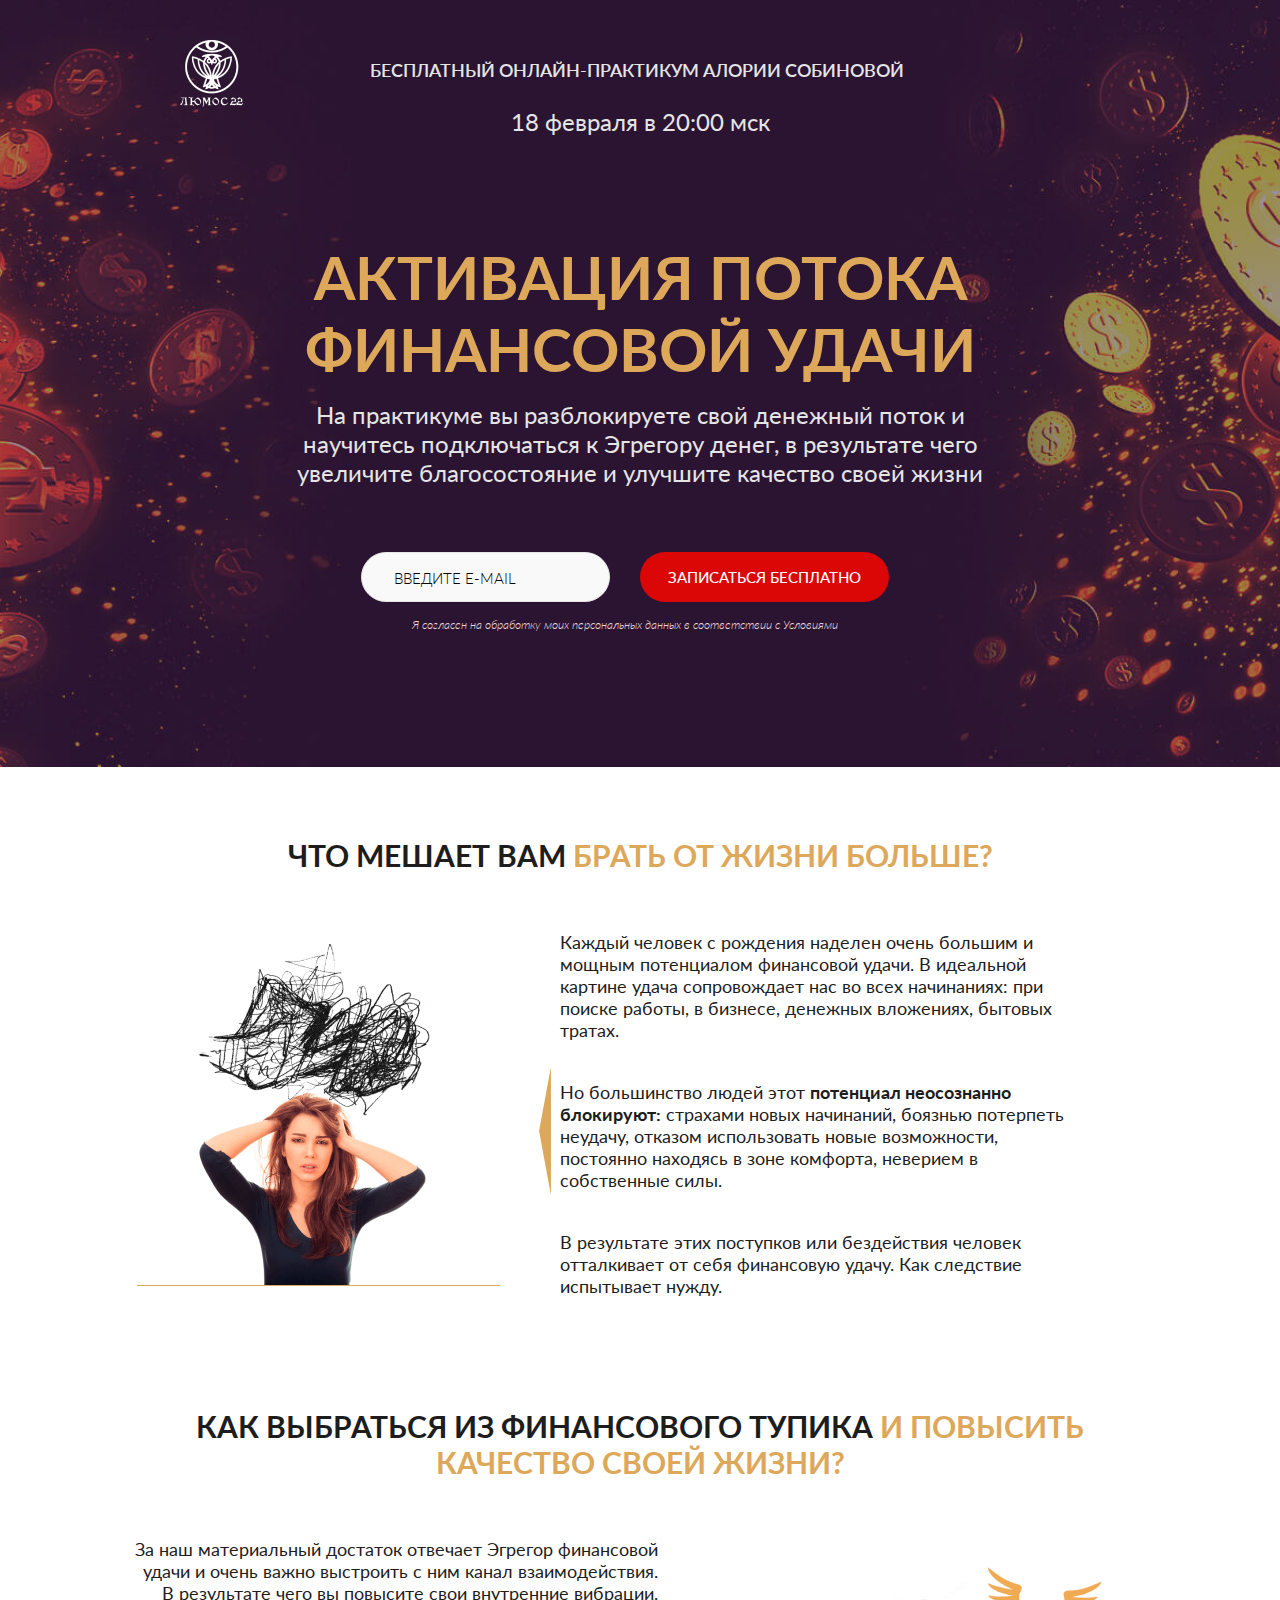
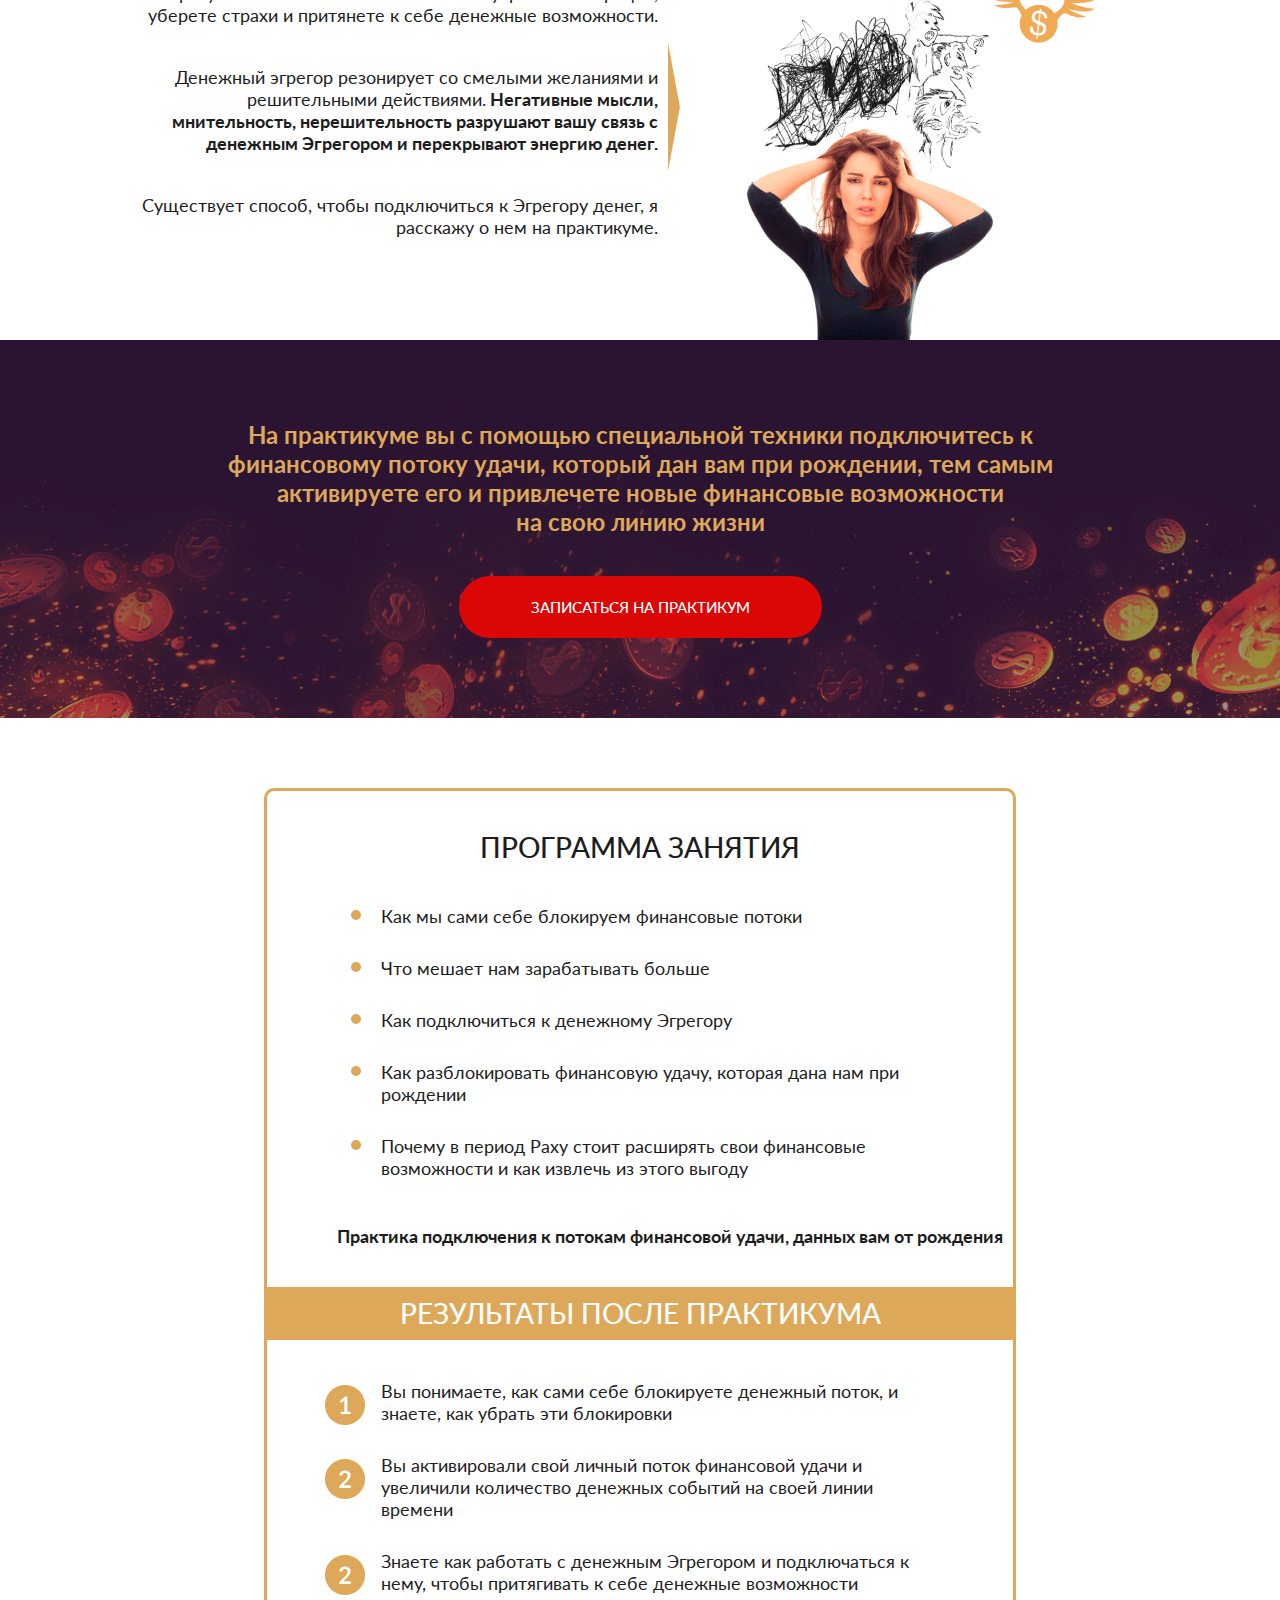
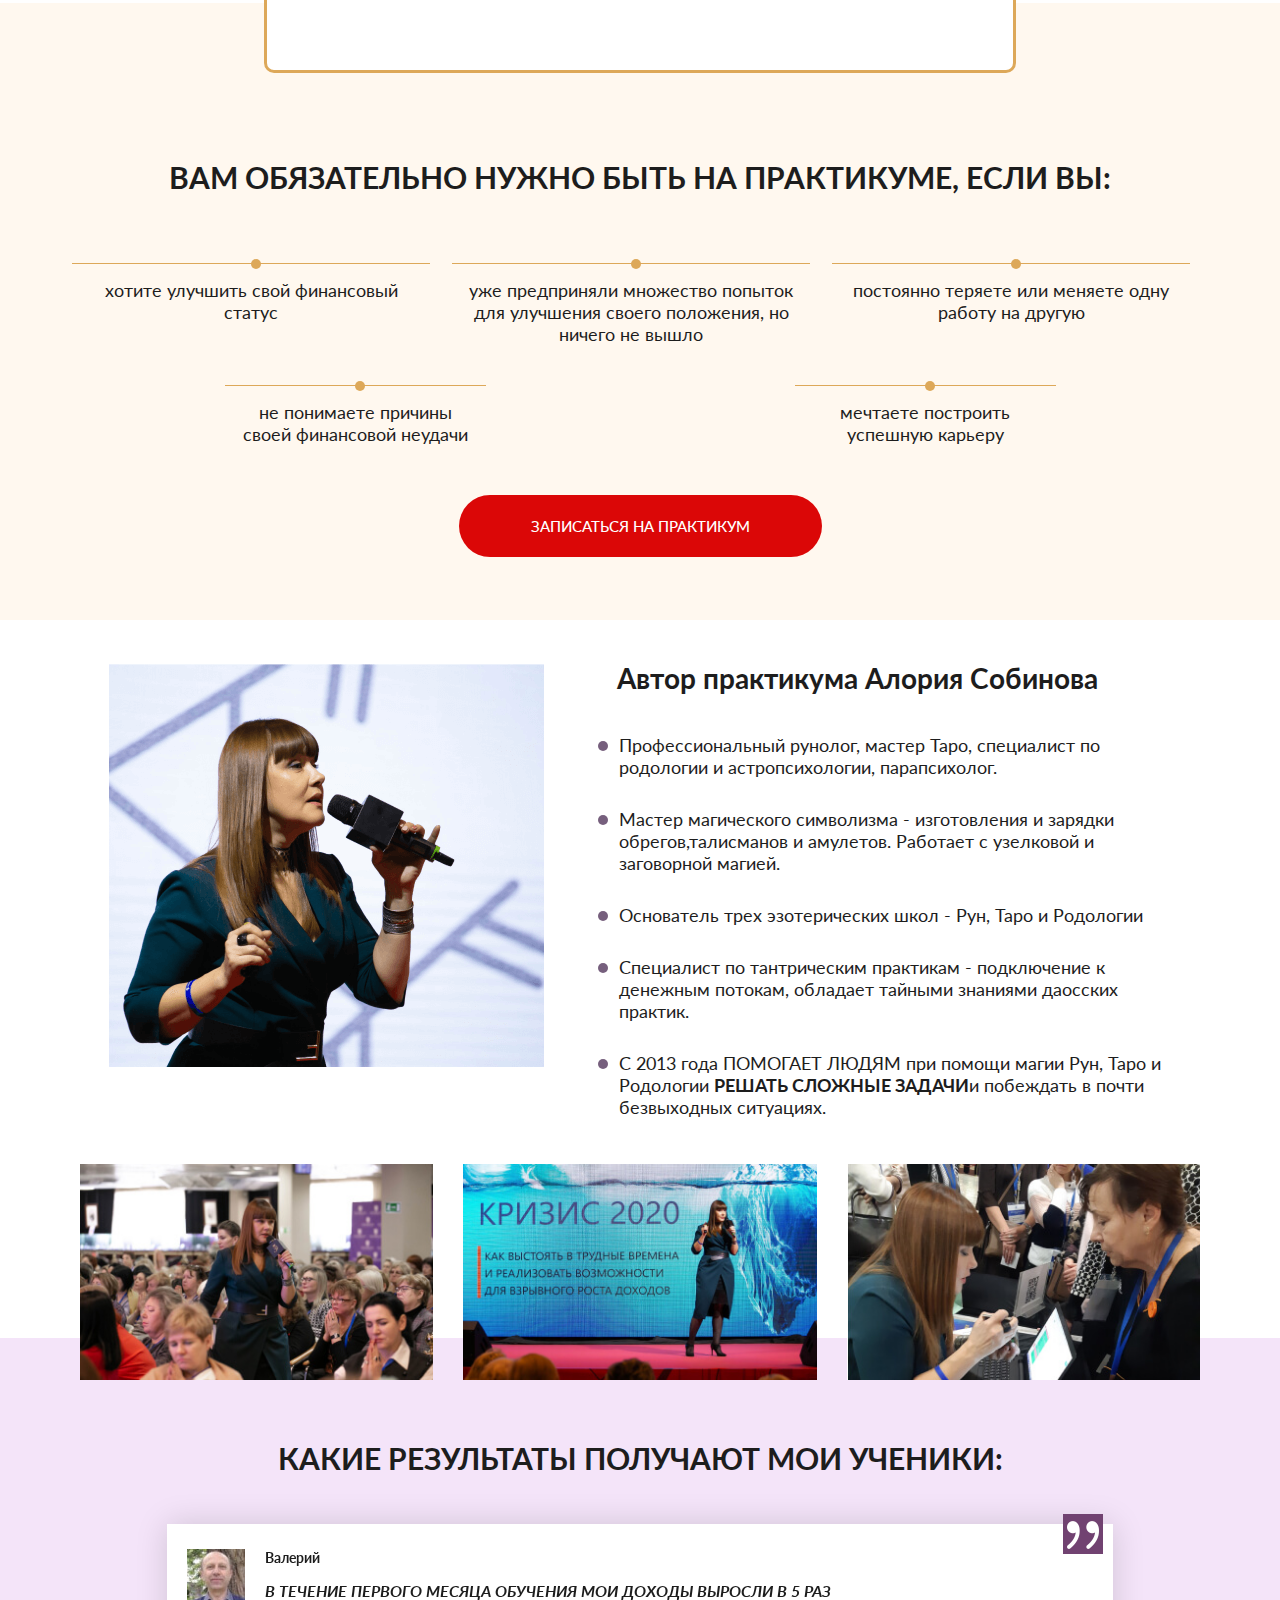
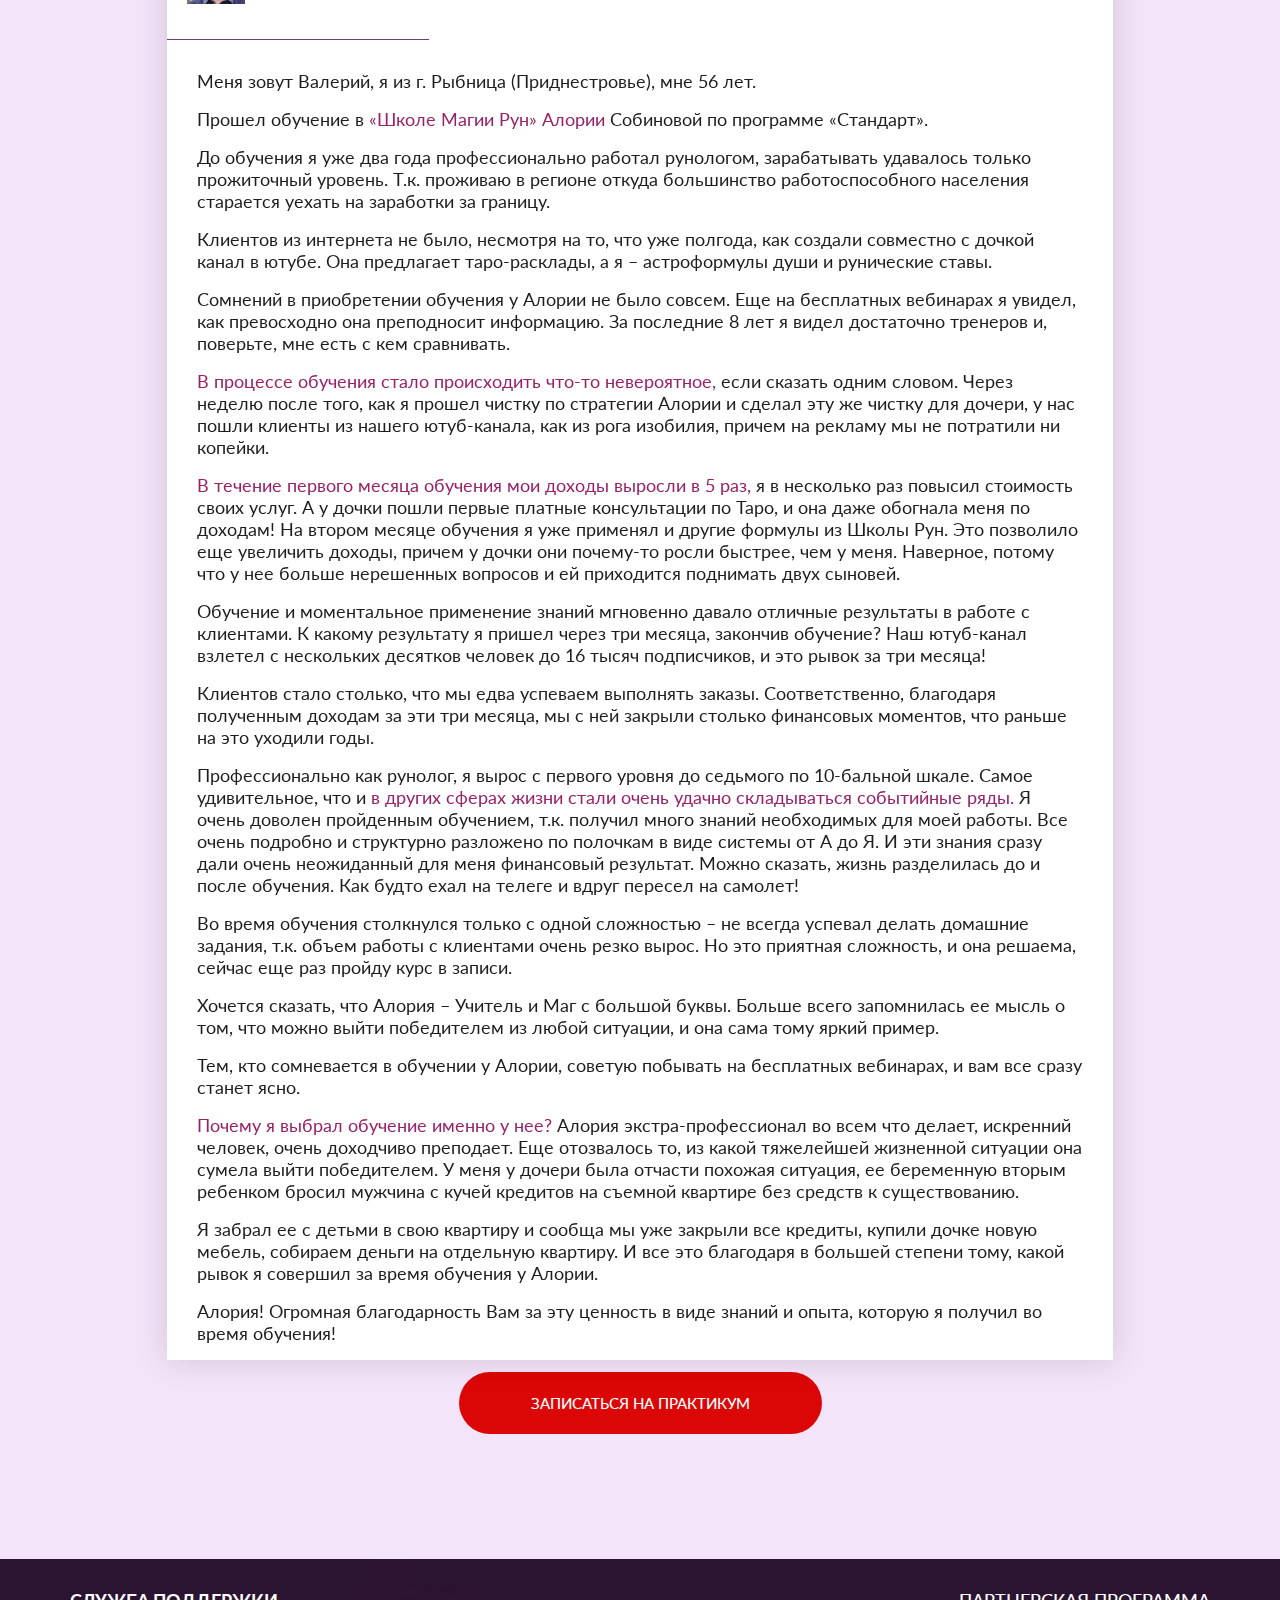
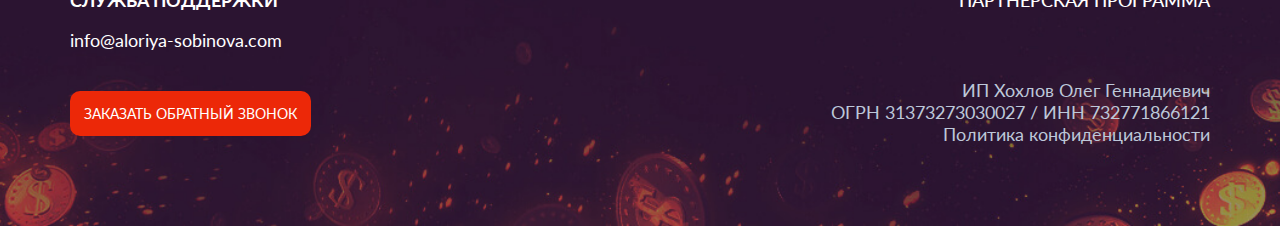
<file: lumos/index.html>
<!doctype html>
<html lang="ru">

<head>
  <!-- Required meta tags -->
  <meta charset="utf-8">
  <meta name="viewport" content="width=device-width, initial-scale=1, shrink-to-fit=no">
  <link href="https://fonts.googleapis.com/css2?family=Lato:ital,wght@0,300;0,400;0,700;1,300;1,400;1,700&display=swap"
    rel="stylesheet">

  <!-- Bootstrap CSS -->
  <link rel="stylesheet" href="https://stackpath.bootstrapcdn.com/bootstrap/4.4.1/css/bootstrap.min.css"
    integrity="sha384-Vkoo8x4CGsO3+Hhxv8T/Q5PaXtkKtu6ug5TOeNV6gBiFeWPGFN9MuhOf23Q9Ifjh" crossorigin="anonymous">
  <link rel="stylesheet" href="css/style.min.css">

  <title>Люмос</title>
</head>

<body>
  <!-- header -->
  <header class="header">
    <div class="container">
      <div class="row justify-content-center">
        <div class="header-information d-flex justify-content-between col-md-2">
          <a class="header-logo" href="index.html">
            <img src="img/лого1.png" alt="логотип">
          </a>
        </div>
        <div class="header-information align-self-center col-md-8">
          <div class="header-name">
            <h4>БЕСПЛАТНЫЙ ОНЛАЙН-ПРАКТИКУМ АЛОРИИ СОБИНОВОЙ <br>
            </h4>
          </div>
        </div>
      </div>
      <div class="row justify-content-center">
        <div class="col-lg-8">
          <div class="header-description col-md-12">
            <div class="row">
              <div class="header-description-info col-md-12">
                <p>18 февраля в 20:00 мск</p>
                <h1>АКТИВАЦИЯ ПОТОКА ФИНАНСОВОЙ УДАЧИ</h1>
                <p>На практикуме вы разблокируете свой денежный поток и научитесь подключаться к Эгрегору денег, в
                  результате чего увеличите благосостояние и улучшите качество своей жизни</p>
                <form class="header-form">
                  <div class="row d-flex justify-content-center col-12">
                    <div class=" col-lg-5 col-xs-6">
                      <input type="text" class="form-control" placeholder="Введите e-mail">
                    </div>
                    <div class="col-lg-5 col-xs-6">
                      <button class="btn btn-red" type="submit">ЗАПИСАТЬСЯ БЕСПЛАТНО</button>
                    </div>
                    <p>Я согласен на обработку моих персональных данных в соответствии с Условиями</p>
                  </div>
                </form>
              </div>
            </div>
          </div>
        </div>
      </div>
    </div>
  </header>
  <!-- /.header -->
  <main class="main">
    <!-- questions -->
    <section class="questions">
      <div class="container">
        <div class="row justify-content-center">
          <div class="question col-lg">
            <h3 class="text-center">ЧТО МЕШАЕТ ВАМ <span>БРАТЬ ОТ ЖИЗНИ БОЛЬШЕ?</span></h3>
            <div class="row">
              <div class="question-item col-md-5  text-xl-right text-center justify-content-md-around">
                <img class="img-fluid" src="img/question-img-1.png" alt="">
              </div>
              <div class="question-answers__right col-md-7 text-center text-xl-left">
                <p class="question-answer">Каждый человек с рождения наделен очень большим и мощным потенциалом
                  финансовой удачи. В идеальной
                  картине удача сопровождает нас во всех начинаниях: при поиске работы, в бизнесе, денежных вложениях,
                  бытовых тратах.
                </p>
                <p class="question-answer question-arrow">Но большинство людей этот <span>потенциал
                    неосознанно блокируют:</span>
                  страхами новых
                  начинаний, боязнью
                  потерпеть неудачу, отказом использовать новые возможности, постоянно находясь в зоне комфорта,
                  неверием в собственные силы.</p>
                <p class="question-answer">В результате этих поступков или бездействия человек отталкивает от себя
                  финансовую удачу. Как
                  следствие испытывает нужду.</p>
              </div>
            </div>
          </div>
          <div class="question col-lg-11">
            <h3 class="text-center">КАК ВЫБРАТЬСЯ из финансового тупика <span>и повысить КАЧЕСТВО СВОЕЙ ЖИЗНИ?</span>
            </h3>
            <div class="row flex-row-reverse">
              <div class="question-item question-item__2 col-md-5 text-center text-xl-left">
                <img class="img-fluid" src="img/question-img-2.png" alt="">
              </div>
              <div class="col-md-7 text-xl-right text-center question-answers__left">
                <p class="question-answer">За наш материальный достаток отвечает Эгрегор финансовой удачи и очень важно
                  выстроить с ним канал взаимодействия. В результате чего вы повысите свои внутренние вибрации, уберете
                  страхи и притянете к себе денежные возможности.
                </p>
                <p class="question-answer question-arrow">Денежный эгрегор резонирует со смелыми желаниями&nbsp;и
                  решительными действиями.<span> Негативные мысли,<br>
                    мнительность, нерешительность разрушают вашу связь с денежным Эгрегором и перекрывают энергию
                    денег.</span>
                </p>
                <p class="question-answer">Существует способ, чтобы подключиться к Эгрегору денег,
                  я расскажу о нем на практикуме.</p>
              </div>
            </div>
          </div>
        </div>
      </div>
    </section>
    <!-- questions -->
    <!-- info -->
    <section class="info text-center">
      <div class="container">
        <div class="row">
          <div class="col-md-12">
            <p>На практикуме вы с помощью специальной техники
              подключитесь к финансовому потоку удачи, который дан вам при рождении,
              тем самым активируете его и привлечете новые финансовые возможности<br>на свою линию жизни</p>
            <p><a href="#" class="btn btn-red btn-record">ЗАПИСАТЬСЯ НА ПРАКТИКУМ</a></p>
          </div>
        </div>
      </div>
    </section>
    <!-- /.info -->
    <!-- program -->
    <section class="program text-left">
      <div class="container">
        <div class="row justify-content-center">
          <div class="program-main col-md-12">
            <div class="program-info">
              <h3 class="text-center">ПРОГРАММА ЗАНЯТИЯ</h3>
              <ul>
                <li>Как мы сами себе блокируем финансовые потоки</li>
                <li>Что мешает нам зарабатывать больше </li>
                <li>Как подключиться к денежному Эгрегору</li>
                <li>Как разблокировать финансовую удачу, которая дана нам при рождении</li>
                <li>Почему в период Раху стоит расширять свои финансовые возможности и как извлечь из этого выгоду</li>
              </ul>
              <p>Практика подключения к потокам финансовой удачи, данных вам от рождения</p>
            </div>
            <div class="program-result">
              <h3 class="text-center orange">РЕЗУЛЬТАТЫ ПОСЛЕ ПРАКТИКУМА</h3>
              <ul>
                <li>Вы понимаете, как сами себе блокируете денежный поток, и знаете, как убрать эти блокировки</li>
                <li>Вы активировали свой личный поток финансовой удачи и увеличили количество денежных событий на своей
                  линии времени</li>
                <li>Знаете как работать с денежным Эгрегором и подключаться к нему, чтобы притягивать к себе денежные
                  возможности</li>
              </ul>
            </div>
          </div>
        </div>
      </div>
    </section>
    <!-- /.progrem -->
    <!-- causes -->
    <section class="causes">
      <div class="container">
        <div class="row causes-info justify-content-around">
          <h4 class="text-center">ВАМ ОБЯЗАТЕЛЬНО НУЖНО БЫТЬ НА ПРАКТИКУМЕ, ЕСЛИ ВЫ:</h4>
          <div class="couses-item col-md-4 text-center">
            <p>хотите улучшить свой финансовый статус</p>
          </div>
          <div class="couses-item col-md-4 text-center">
            <p>уже предприняли множество попыток для улучшения своего положения, но ничего не вышло</p>
          </div>
          <div class="couses-item col-md-4 text-center">
            <p>постоянно теряете или меняете одну работу на другую</p>
          </div>
          <div class="couses-item couses-item__small col-md-3 text-center">
            <p>не понимаете причины своей финансовой неудачи</p>
          </div>
          <div class="couses-item couses-item__small col-md-3 text-center">
            <p>мечтаете построить успешную карьеру</p>
          </div>
          <p class="col-md-12 text-center"><a href="#" class="btn btn-red btn-record">ЗАПИСАТЬСЯ НА ПРАКТИКУМ</a></p>
        </div>
      </div>
    </section>
    <!-- /.causes -->
    <!-- author -->
    <section class="author">
      <div class="container">
        <div class="author-info">
          <div class="author-information  row justify-content-center">
            <div class="autor-item row justify-content-center">
              <div>
                <img class="author-photo img-fluid img-circle" src="img/author-img-1.png" alt="">
              </div>
              <div class="author-description justify-content-sm-around">
                <h3 class="text-center">Автор практикума Алория Собинова</h3>
                <ul class="author-list">
                  <li>
                    <p>Профессиональный рунолог, мастер Таро, специалист по родологии и астропсихологии, парапсихолог.
                    </p>
                  </li>
                  <li>
                    <p>Мастер магического символизма - изготовления и зарядки обрегов,талисманов и амулетов. Работает с
                      узелковой и заговорной магией.</p>
                  </li>
                  <li>
                    <p>Основатель трех эзотерических школ - Рун, Таро и Родологии</p>
                  </li>
                  <li>
                    <p>Специалист по тантрическим практикам - подключение к денежным потокам, обладает тайными знаниями
                      даосских практик.</p>
                  </li>
                  <li>
                    <p>С 2013 года ПОМОГАЕТ ЛЮДЯМ при помощи магии Рун, Таро и<br> Родологии <span>РЕШАТЬ СЛОЖНЫЕ
                        ЗАДАЧИ</span>и
                      побеждать в почти<br> безвыходных ситуациях.</p>
                  </li>
                </ul>
              </div>
            </div>
            <div class="author-info text-center row">
              <div class="col-md-4">
                <img class="author-photo__small img-fluid" src="img/author-img-2.jpg" alt="">
              </div>
              <div class="col-md-4">
                <img class="author-photo__small img-fluid" src="img/author-img-3.jpg" alt="">
              </div>
              <div class="col-md-4">
                <img class="author-photo__small img-fluid" src="img/author-img-4.jpg" alt="">
              </div>
            </div>
          </div>
        </div>
      </div>
    </section>
    <!-- /.author -->
    <!-- reviews -->
    <section class="reviews">
      <h4 class="text-center">Какие результаты получают мои ученики:</h4>
      <div class="container">
        <div class="row justify-content-center">

          <div id="carouselExampleSlidesOnly" class="carousel slide" data-ride="carousel">
            <div class="carousel-inner">
              <div class="carousel-item active">
                <div class="reviews-wrap">
                  <img class="reviews-icon img-fluid" src="img/ковычки.svg" alt="ковычки">
                  <div class="reviews-author user d-flex">
                    <div class="user-photo"><img src="img/img-comment-1.jpg" alt=""></div>
                    <div class="user-info">
                      <p class="user-name">Валерий</p>
                      <h5>В течение первого месяца обучения мои доходы выросли в 5 раз</h5>
                    </div>
                  </div>
                  <div class="reviews-text">
                    <p>Меня зовут Валерий, я из г. Рыбница (Приднестровье), мне 56 лет.</p>
                    <p>Прошел обучение в <span>«Школе Магии Рун» Алории</span>
                      Собиновой по программе «Стандарт».</p>
                    <p>До обучения я уже два года профессионально работал рунологом,
                      зарабатывать удавалось только прожиточный уровень. Т.к. проживаю в регионе откуда большинство
                      работоспособного населения старается уехать на заработки за границу.</p>
                    <p>Клиентов из интернета не было, несмотря
                      на то, что уже полгода, как создали совместно с дочкой канал в ютубе. Она предлагает
                      таро-расклады, а я
                      – астроформулы души и рунические ставы.</p>
                    <p> Сомнений в приобретении обучения у Алории не было совсем. Еще на
                      бесплатных вебинарах я увидел, как превосходно она преподносит информацию. За последние 8 лет я
                      видел
                      достаточно тренеров и, поверьте, мне есть с кем сравнивать.</p>
                    <p><span>В процессе обучения стало происходить что-то невероятное,</span> если сказать одним словом.
                      Через
                      неделю после того, как я прошел чистку по стратегии Алории
                      и сделал эту же чистку для дочери, у нас пошли клиенты из нашего ютуб-канала, как из рога
                      изобилия,
                      причем
                      на рекламу мы не потратили ни копейки.</p>
                    <p><span>В течение первого месяца обучения мои доходы выросли в 5 раз,</span> я в
                      несколько раз повысил стоимость своих услуг. А у дочки пошли первые платные консультации по Таро,
                      и она
                      даже обогнала меня по доходам! На втором месяце обучения я уже применял и другие формулы из Школы
                      Рун.
                      Это
                      позволило еще увеличить доходы, причем у дочки они почему-то росли быстрее, чем у меня. Наверное,
                      потому
                      что
                      у нее больше нерешенных вопросов и ей приходится поднимать двух сыновей.</p>
                    <p>Обучение и моментальное применение
                      знаний мгновенно давало отличные результаты в работе с клиентами. К какому результату я пришел
                      через три
                      месяца, закончив обучение? Наш ютуб-канал взлетел с нескольких десятков человек до 16 тысяч
                      подписчиков,
                      и
                      это рывок за три месяца!</p>
                    <p>Клиентов стало столько, что мы едва успеваем выполнять заказы. Соответственно,
                      благодаря полученным доходам за эти три месяца, мы с ней закрыли столько финансовых моментов, что
                      раньше
                      на
                      это уходили годы.</p>
                    <p>Профессионально как рунолог, я вырос с первого уровня до седьмого по 10-бальной шкале.
                      Самое удивительное, что и <span>в других сферах жизни стали очень удачно складываться событийные
                        ряды.</span> Я очень
                      доволен пройденным обучением, т.к. получил много знаний необходимых для моей работы. Все очень
                      подробно
                      и
                      структурно разложено по полочкам в виде системы от А до Я. И эти знания сразу дали очень
                      неожиданный для
                      меня финансовый результат. Можно сказать, жизнь разделилась до и после обучения. Как будто ехал на
                      телеге
                      и
                      вдруг пересел на самолет!</p>
                    <p>Во время обучения столкнулся только с одной сложностью – не всегда успевал делать
                      домашние задания, т.к. объем работы с клиентами очень резко вырос. Но это приятная сложность, и
                      она
                      решаема,
                      сейчас еще раз пройду курс в записи.</p>
                    <p>Хочется сказать, что Алория – Учитель и Маг с большой буквы. Больше всего запомнилась ее мысль о
                      том,
                      что
                      можно выйти победителем из любой ситуации, и она сама тому яркий
                      пример.</p>
                    <p>Тем, кто сомневается в обучении у Алории, советую побывать на бесплатных вебинарах, и вам все
                      сразу
                      станет ясно.</p>
                    <p><span>Почему я выбрал обучение именно у нее?</span> Алория экстра-профессионал во всем что
                      делает,
                      искренний
                      человек, очень доходчиво преподает. Еще отозвалось то, из какой тяжелейшей жизненной ситуации она
                      сумела
                      выйти победителем. У меня у дочери была отчасти похожая ситуация, ее беременную вторым ребенком
                      бросил
                      мужчина с кучей кредитов на съемной квартире без средств к существованию.</p>
                    <p>Я забрал ее с детьми в свою
                      квартиру и сообща мы уже закрыли все кредиты, купили дочке новую мебель, собираем деньги на
                      отдельную
                      квартиру. И все это благодаря в большей степени тому, какой рывок я совершил за время обучения у
                      Алории.
                    </p>
                    <p>Алория! Огромная благодарность Вам за эту ценность в виде знаний и опыта, которую я получил во
                      время
                      обучения!
                    </p>
                  </div>
                </div>
              </div>
              <div class="carousel-item">
                <div class="reviews-wrap">
                  <img class="reviews-icon img-fluid" src="img/ковычки.svg" alt="ковычки">
                  <div class="reviews-author user d-flex">
                    <div class="user-photo"><img src="img/img-comment-4.jpg" alt=""></div>
                    <div class="user-info">
                      <p class="user-name">Светлана</p>
                      <h5>У меня начался новый этап в жизни. Раскрылся дремавший до сих пор потенциал</h5>
                    </div>
                  </div>
                  <div class="reviews-text">
                    <p>Меня зовут Светлана Синцова, живу в Тюмени, мне 53 года.</p>
                    <p> Я обучалась в школе <span>«Магия Рун»</span> с декабря 2018 по февраль 2019 года.</p>
                    <p>С рунами познакомилась впервые три года назад. Конечно, я и раньше про них знала, но только как
                      руническая письменность у древних славян и скандинавских народов. Но когда мне впервые предложили
                      погадать на рунах (сейчас точно не помню, какую руну я тогда вытащила). Но хорошо запомнила ее
                      значение: «Вы на правильном пути, надо идти в этом направлении».</p>
                    <p>Конечно, в тот момент я и не думала, что буду заниматься рунами серьезно. До тех пор, пока мне на
                      почту в ноябре 2018 не пришло письмо от Алории Собиновой с приглашением принять участие в
                      3-дневном онлайн марафоне. </p>
                    <p> И хотя на почту приходит много предложений по обучению, и далеко не на все находится время,
                      посмотрев короткий ролик с Алорией, мне захотелось принять это предложение. Наверное, подкупила
                      располагающая внешность Алории, доброжелательное общение и спокойная уверенность в знании
                      предмета.</p>
                    <p>Три дня марафона пролетели незаметно, было очень интересно, захотелось подробнее изучить магию
                      рун. И без всякого сомнения я решила пройти 3-месячное обучение. Сейчас, по окончании обучения, я
                      понимаю, у меня начался <span>новый этап в жизни.</span></p>
                    <p><span>Раскрылся дремавший до сих пор потенциал,</span> и это случилось благодаря Алории, на
                      сегодняшний день
                      лучшего преподавателя в этой области (я сравнила популярные школы преподавания искусству Рун).</p>
                    <p>Конечно, было сложно уложить абсолютно новый для меня материал. Но Алория настолько терпеливо,
                      структурированно подает материал плюс готовые конспекты, видеоматериал. Есть возможность повторять
                      уроки в записи, обратная связь, общий чат – в общем, не усвоит знания только тот, кто не хочет. Но
                      я пришла получить бесценные знания, которыми Алория щедро делилась с нами, новичками.</p>
                    <p>В результате, лечу себя, мужа, тренируюсь пока на близких, а самое важное — <span>получила
                        сильную руническую защиту,</span> которую не смогла пробить черная колдунья (об этом узнала
                      почти случайно).</p>
                    <p>Я думаю, что такого результата я достигла еще и потому, что ценности, которые исповедует Алория,
                      на 100% совпадают с моими: помощь людям, свобода в своих действиях и финансовая независимость.
                    </p>
                    <p>Подводя итог, посоветовала бы обучение Рунам именно у Алории Собиновой? Однозначно — ДА! Это
                      единственный Учитель, которая заинтересована в достижении результатов своими учениками, и не
                      достичь успеха невозможно!
                    </p>
                  </div>
                </div>
                <div class="reviews-wrap">
                  <img class="reviews-icon img-fluid" src="img/ковычки.svg" alt="ковычки">
                  <div class="reviews-author user d-flex">
                    <div class="user-photo"><img src="img/img-comment-3.png" alt=""></div>
                    <div class="user-info">
                      <p class="user-name">Татьяна Коваленко</p>
                    </div>
                  </div>
                  <div class="reviews-text">
                    <p>Я пробовала принуждающий став, который на жезле. Задача была, что бы бывший передал деньги на
                      ребенка в кратчайший срок. Деньги пришли через 5 дней, причем я ему совершенно не звонила и ничего
                      не говорила. Еще у меня родовая закольцовка по женской линии снялась, мне сон приснился, что с
                      меня цепь золотая сорвалась и порвалась, упала под ноги маме и бабушке. Так я и себя чистила, и
                      род одновременно, брала 11 поколений, несколько ставов на себя и на них. Хоть одна причина уже
                      отвалилась, и то радует.
                    </p>
                  </div>
                </div>
              </div>
              <div class="carousel-item">
                <div class="reviews-wrap">
                  <img class="reviews-icon img-fluid" src="img/ковычки.svg" alt="ковычки">
                  <div class="reviews-author user d-flex">
                    <div class="user-photo"><img src="img/img-content-5.jpg" alt=""></div>
                    <div class="user-info">
                      <p class="user-name">Ирина</p>
                      <h5>Теперь я могу зарабатывать деньги, помогая другим!</h5>
                    </div>
                  </div>
                  <div class="reviews-text">
                    <p>Здравствуйте и процветайте! Меня зовут Ирина Бекк, 59 лет, живу в Нижнем Новгороде.</p>
                    <p>Я обучалась у Алории Магии свечи, недавно начала курс в школе Таро и Руны. Я давно просматривала
                      многих
                      преподавателей по Таро и Рунам, это направление всегда привлекало.</p>
                    <p>Почему выбрала именно Алорию?
                      Привлекли ее сила и энергия! Для меня важно, как говорит преподаватель, подача информации, голос,
                      вид.</p>
                    <p>Она прекрасно знает свои темы, чувствуется большой жизненный и профессиональный опыт. Она
                      думает о каждом ученике, заботится, чтобы он получил знания и сразу применял в жизни для себя и
                      близких. Прекрасный мотиватор! Ее жизненные ценности совпадают с моими. Очень понравились ее
                      слова: «Делать за вас я точно не могу. Я могу помочь, передать свои знания и ценности. Наши
                      клиенты осваивают новые профессии для того, чтобы зарабатывать деньги, помогая другим».
                    </p>
                  </div>
                </div>
                <div class="reviews-wrap">
                  <img class="reviews-icon img-fluid" src="img/ковычки.svg" alt="ковычки">
                  <div class="reviews-author user d-flex">
                    <div class="user-photo"><img src="img/img-comment-2.jpg" alt=""></div>
                    <div class="user-info">
                      <p class="user-name">Наталья Горячева</p>
                      <h5>Ритуалы с таро улучшили финансовое положение: практически сразу получила очень большую премию
                      </h5>
                    </div>
                  </div>
                  <div class="reviews-text">
                    <p>Меня зовут Наталья Горячева. Мне 43 года. Я из Казахстана, город Темиртау, Карагандинская
                      область. Уже почти год знакома с Люмос 22 и прохожу курсы Алории Собиновой.</p>
                    <p>В любом курсе от Алории меня привлекает личность наставника и твердая уверенность в том, что
                      получу огромный опыт и бесценные знания. Чувствуется, что подаваемый материал продуман и тщательно
                      отобран и будет однозначно очень полезен. </p>
                    <p>Получаю результаты всегда больше обещанных, так как знания Алории стимулируют мое развитие,
                      стремление познать новое, расширить знания и опыт. </p>
                    <p>Я находилась в сложной ситуации по всем сферам жизни: здоровье, финансы, отношения — все было в
                      глубоком кризисе. Энергия и настроение на нуле.</p>
                    <p> Проходя вебинары, делая практики по рунам и картам таро, работая со стихиями, постепенно
                      чувствовала, что ситуация меняется.</p>
                    <p><span>Улучшилось здоровье. </span> В этом сильно помогла работа со стихиями и свечами. После
                      рунической чистки чакр практически перестала болеть вирусными заболеваниями, которые до этого
                      случались 2 раза в месяц стабильно. </p>
                    <p><span>Выравнивается ситуация с финансами.</span> До стабильности далеко, но из глубокой
                      финансовой ямы уже
                      выбираюсь. Количество долгов уменьшилось, зарплата увеличилась. Ритуалы с таро улучшили финансовое
                      положение:<span>практически сразу получила очень большую премию.</span>
                    <p><span>Определилась с предназначением, что помогло спокойно уйти с работы.</span><br>
                      <span>Появились клиенты в эзотерической области.</span> Раньше не чувствовала уверенности для
                      работы в этом направлении,
                      сейчас
                      получается успешно консультировать людей. Есть первые результаты: постоянные клиенты, первые
                      заработанные деньги.
                    </p>
                    <p>Раньше я изучала все и сразу, долго не могла сосредоточится на чем-то конкретно, найти источник
                      восполнения энергии. Благодаря обучению у Алории поняла, в каком направлении надо развиваться.
                    </p>
                  </div>
                </div>

              </div>
              <div class="carousel-item">
                <div class="reviews-wrap">
                  <img class="reviews-icon img-fluid" src="img/ковычки.svg" alt="ковычки">
                  <div class="reviews-author user d-flex">
                    <div class="user-photo"><img src="img/img-comment-7.png" alt=""></div>
                    <div class="user-info">
                      <p class="user-name">Оксана Скрипник</p>
                    </div>
                  </div>
                  <div class="reviews-text">
                    <p>Сестра не могла два года купить квартиру. После ритуала она квартиру купила и на работе
                      увеличились доходы. Тогда я решила – хочу квартиру в ее доме, а денег нет. Я через две недели себе
                      став сделала, продала дом (7 лет не могла его продать), повысилась зарплата и купила квартиру. Все
                      это было в течение месяца. Правильно говорит Алория. Золотые у нее слова – к вам притягиваются
                      возможности, и только вы решаете, надо вам это или нет. И всегда вера нужна и желание. Еще могу
                      поделиться, у меня знаковый уволиться хотел, начальник покоя не давал и по финансам плохо. Я
                      поставила ансуз, вуньо, альгиз.
                    </p>
                  </div>
                </div>
                <div class="reviews-wrap">
                  <img class="reviews-icon img-fluid" src="img/ковычки.svg" alt="ковычки">
                  <div class="reviews-author user d-flex">
                    <div class="user-photo"><img src="img/img-comment-2.jpg" alt="фото"></div>
                    <div class="user-info">
                      <p class="user-name">Наталья Горячева</p>
                      <h5>Ритуалы с таро улучшили финансовое положение: практически сразу получила очень большую премию
                      </h5>
                    </div>
                  </div>
                  <div class="reviews-text">
                    <p>Меня зовут Наталья Горячева. Мне 43 года. Я из Казахстана, город Темиртау, Карагандинская
                      область. Уже почти год знакома с Люмос 22 и прохожу курсы Алории Собиновой.</p>
                    <p>В любом курсе от Алории меня привлекает личность наставника и твердая уверенность в том, что
                      получу огромный опыт и бесценные знания. Чувствуется, что подаваемый материал продуман и тщательно
                      отобран и будет однозначно очень полезен. </p>
                    <p>Получаю результаты всегда больше обещанных, так как знания Алории стимулируют мое развитие,
                      стремление познать новое, расширить знания и опыт. </p>
                    <p>Я находилась в сложной ситуации по всем сферам жизни: здоровье, финансы, отношения — все было в
                      глубоком кризисе. Энергия и настроение на нуле.</p>
                    <p> Проходя вебинары, делая практики по рунам и картам таро, работая со стихиями, постепенно
                      чувствовала, что ситуация меняется.</p>
                    <p><span>Улучшилось здоровье. </span> В этом сильно помогла работа со стихиями и свечами. После
                      рунической чистки чакр практически перестала болеть вирусными заболеваниями, которые до этого
                      случались 2 раза в месяц стабильно. </p>
                    <p><span>Выравнивается ситуация с финансами.</span> До стабильности далеко, но из глубокой
                      финансовой ямы уже
                      выбираюсь. Количество долгов уменьшилось, зарплата увеличилась. Ритуалы с таро улучшили финансовое
                      положение:<span>практически сразу получила очень большую премию.</span>
                    <p><span>Определилась с предназначением, что помогло спокойно уйти с работы.</span><br>
                      <span>Появились клиенты в эзотерической области.</span> Раньше не чувствовала уверенности для
                      работы в этом направлении,
                      сейчас
                      получается успешно консультировать людей. Есть первые результаты: постоянные клиенты, первые
                      заработанные деньги.
                    </p>
                    <p>Раньше я изучала все и сразу, долго не могла сосредоточится на чем-то конкретно, найти источник
                      восполнения энергии. Благодаря обучению у Алории поняла, в каком направлении надо развиваться.
                    </p>
                  </div>
                </div>
              </div>
            </div>
          </div>
          <p><a href="#" class="btn btn-red btn-record">ЗАПИСАТЬСЯ НА ПРАКТИКУМ</a></p>
        </div>
      </div>
    </section>
    <!-- /.reviews -->




  </main>
  <footer class="footer">
    <div class="container">
      <div class="footer-info row justify-content-between">
        <div class="footer-support support text-md-left text-center">
          <h5>Служба поддержки</h5>
          <p><a class=" support-email" href="#">info@aloriya-sobinova.com</a></p>
          <p><button class="support-phone" type="button">Заказать обратный звонок</button></p>
        </div>
        <div class="footer-partners partners text-md-right text-center">
          <h5>Партнерская программа</h5>
          <div class="partners-info">
            <p>ИП Хохлов Олег Геннадиевич</p>
            <p>ОГРН 31373273030027 / ИНН 732771866121</p>
            <p>Политика конфиденциальности</p>
          </div>
        </div>
      </div>
    </div>
  </footer>
  <!-- /.footer -->
  <!-- Optional JavaScript -->
  <!-- jQuery first, then Popper.js, then Bootstrap JS -->
  <script src="https://code.jquery.com/jquery-3.4.1.slim.min.js"
    integrity="sha384-J6qa4849blE2+poT4WnyKhv5vZF5SrPo0iEjwBvKU7imGFAV0wwj1yYfoRSJoZ+n" crossorigin="anonymous">
    </script>
  <script src="https://cdn.jsdelivr.net/npm/popper.js@1.16.0/dist/umd/popper.min.js"
    integrity="sha384-Q6E9RHvbIyZFJoft+2mJbHaEWldlvI9IOYy5n3zV9zzTtmI3UksdQRVvoxMfooAo" crossorigin="anonymous">
    </script>
  <script src="https://stackpath.bootstrapcdn.com/bootstrap/4.4.1/js/bootstrap.min.js"
    integrity="sha384-wfSDF2E50Y2D1uUdj0O3uMBJnjuUD4Ih7YwaYd1iqfktj0Uod8GCExl3Og8ifwB6" crossorigin="anonymous">
    </script>
</body>

</html>
</file>
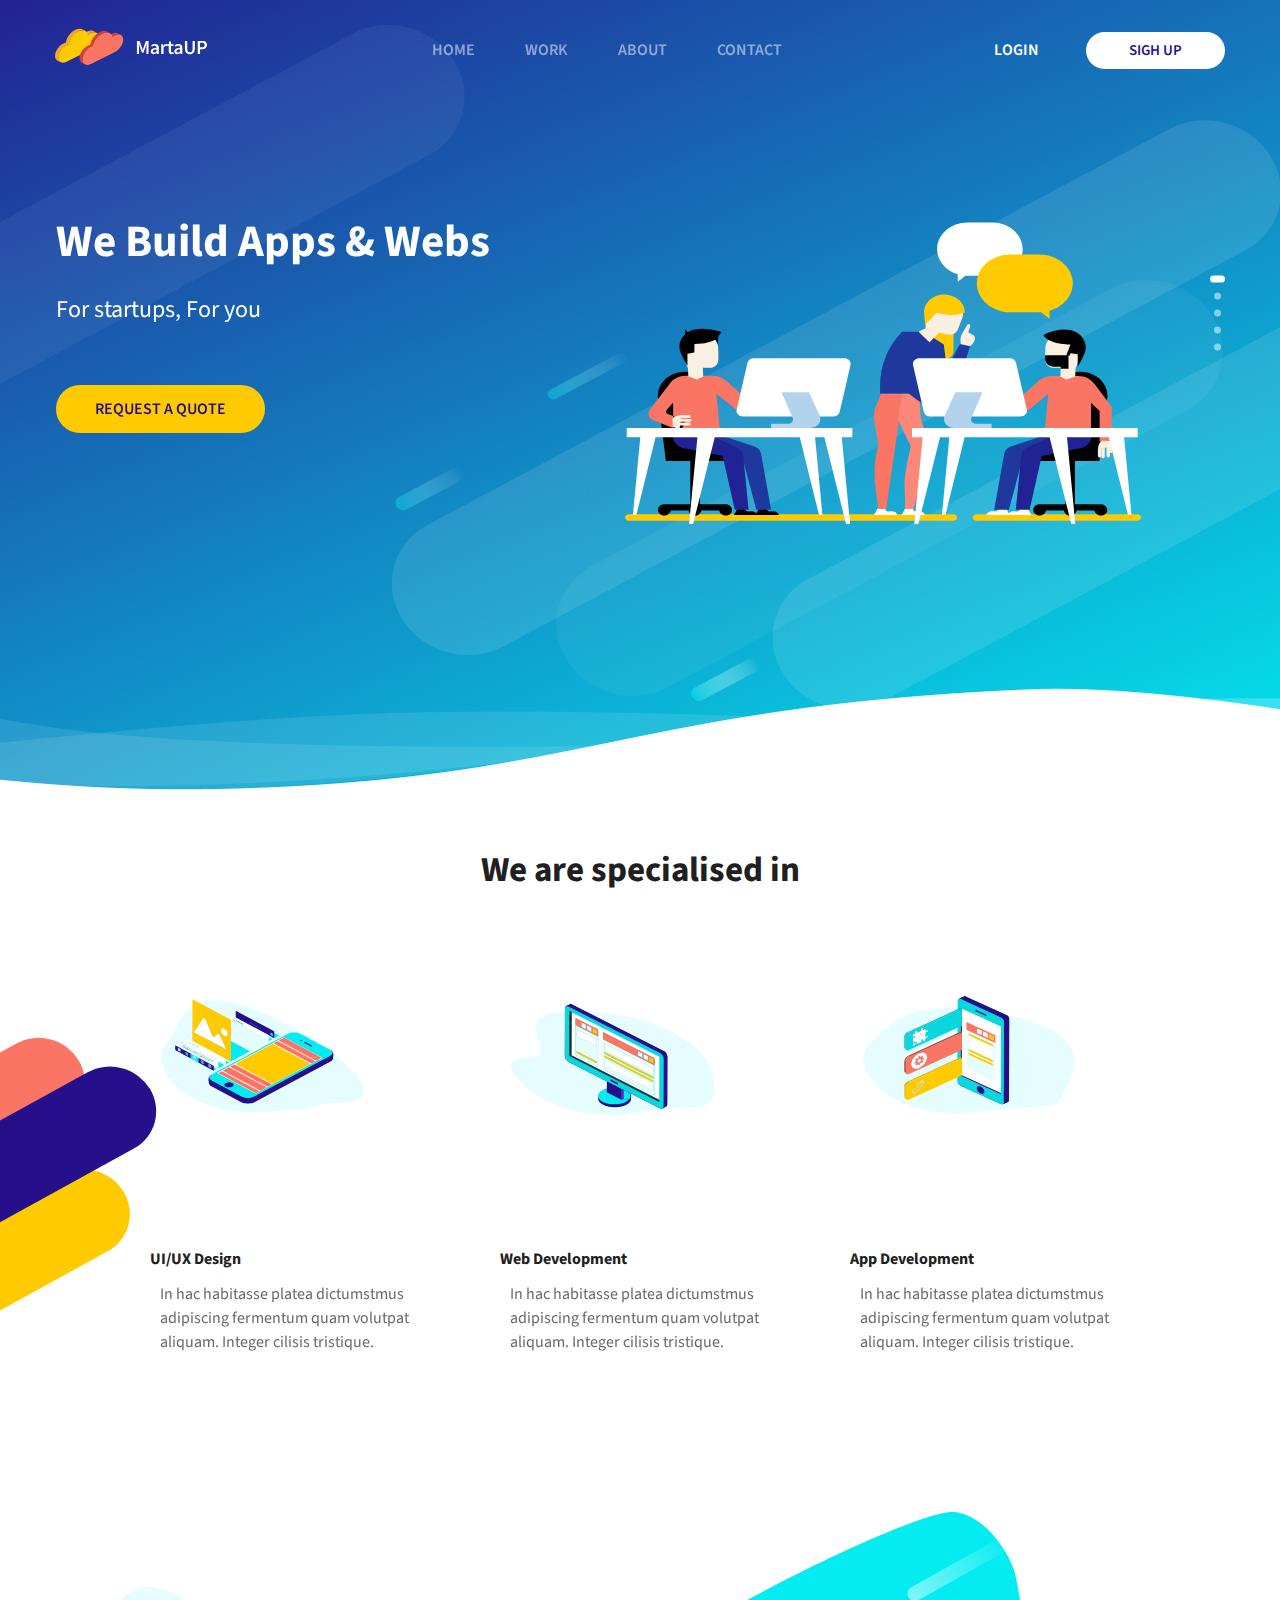
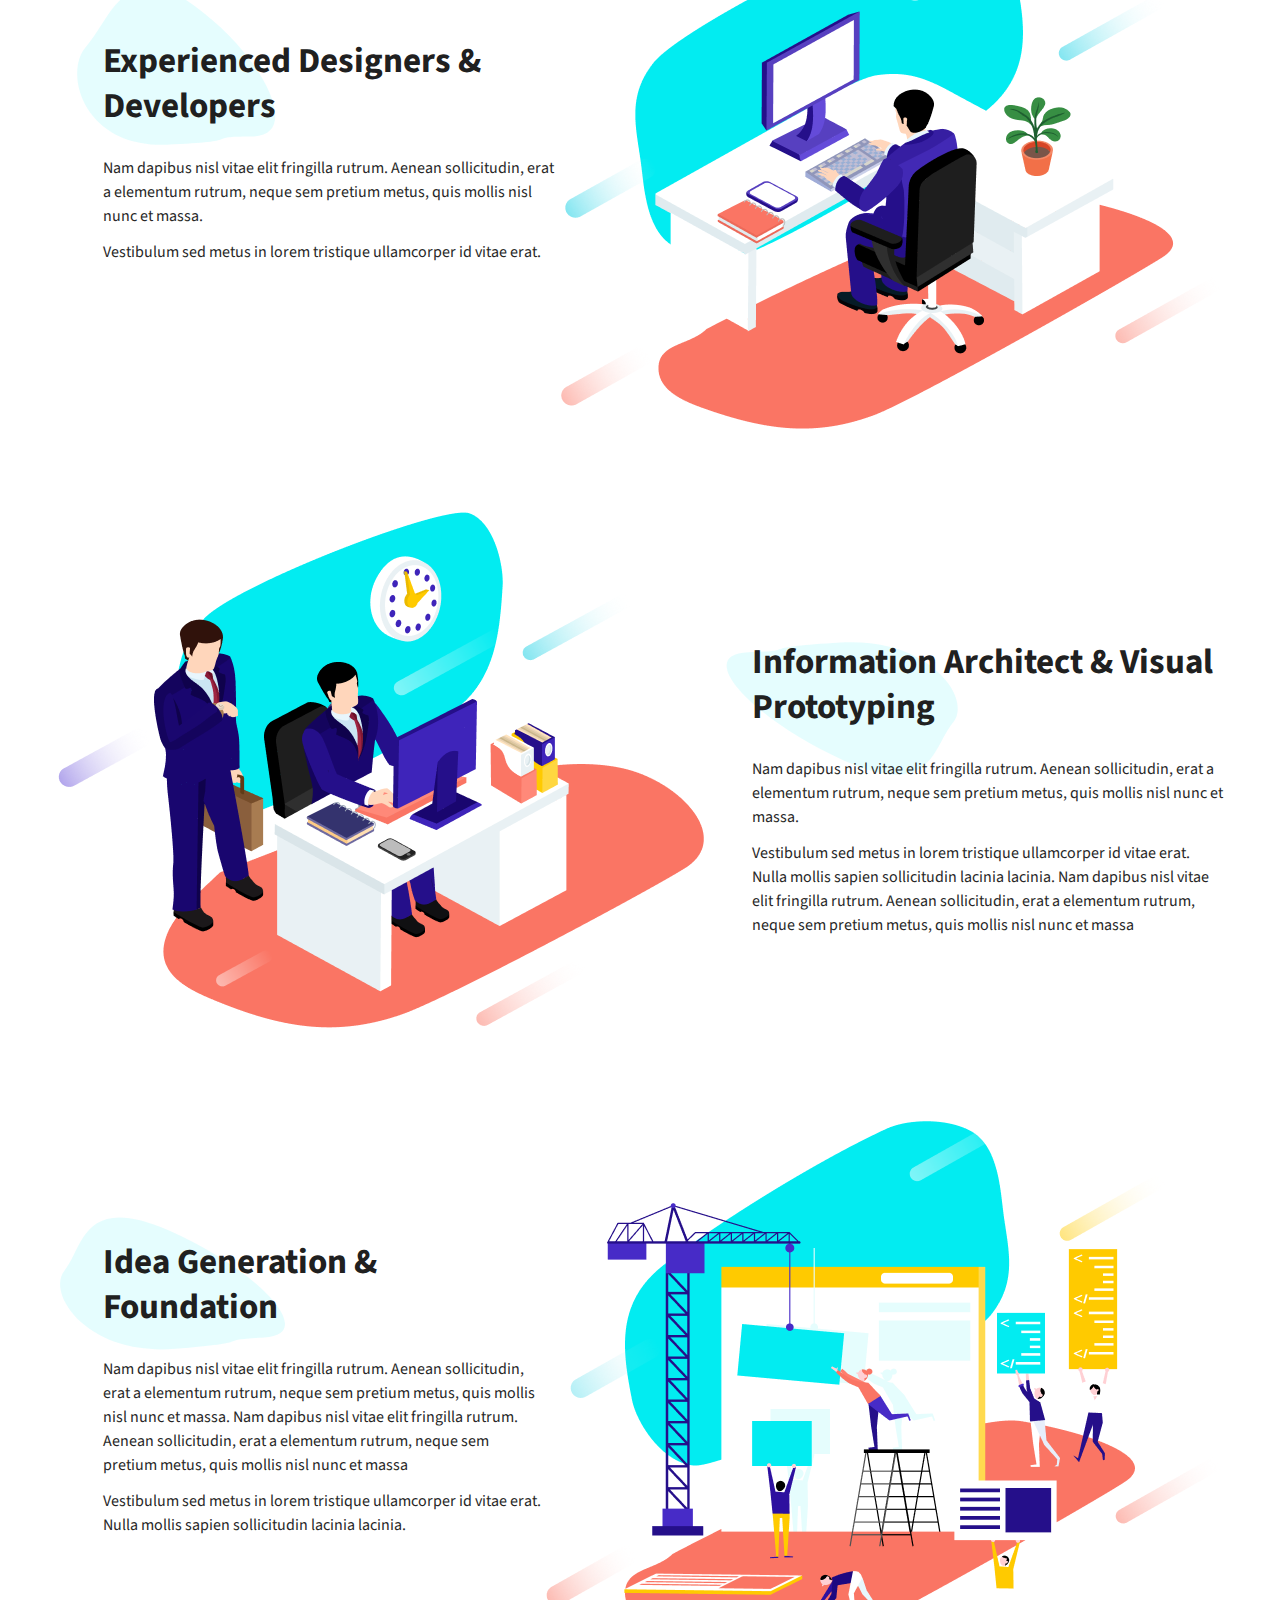
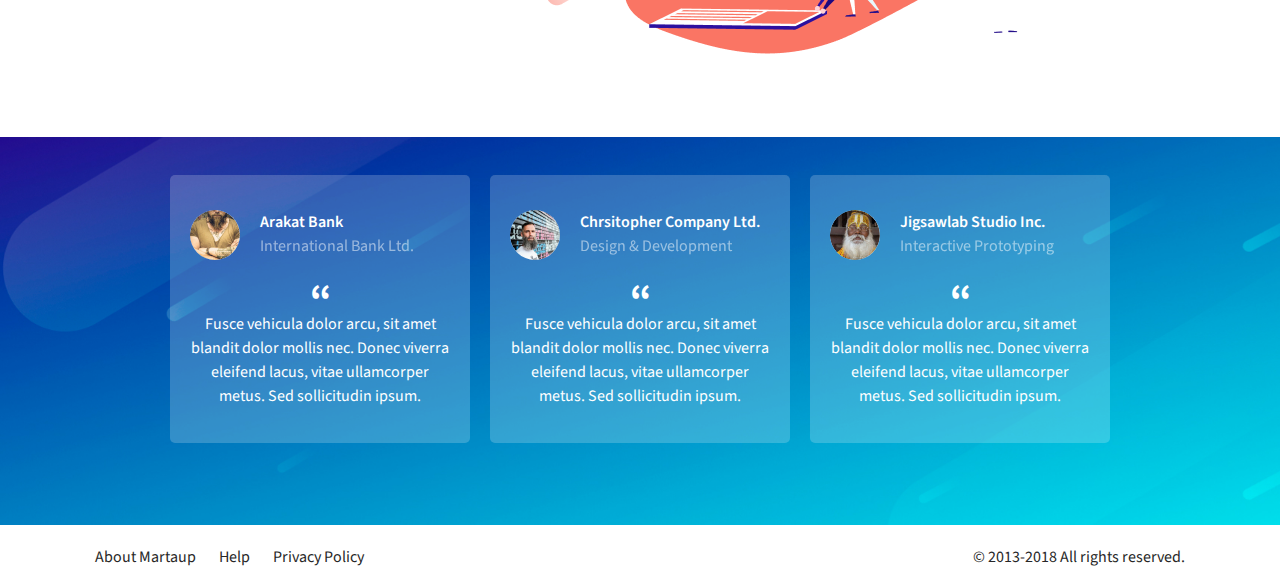
<file: martaup/index.html>
<!DOCTYPE html>
<html lang="en">

<head>
  <meta charset="UTF-8">
  <meta name="viewport" content="width=device-width, initial-scale=1.0">
  <meta http-equiv="X-UA-Compatible" content="ie=edge">
  <title>Document</title>
  <link href="https://fonts.googleapis.com/css?family=Source+Sans+Pro:400,600,700&display=swap" rel="stylesheet">
  <link rel="stylesheet" href="css/reset.css">
  <link rel="stylesheet" href="css/slick.css">
  <link rel="stylesheet" href="css/style.css">
</head>

<body>
  <header class="header">
    <div class="container">
      <div class="header__top">
        <div class="logo">
          <a href="#">
            <img src="images/logo.svg" alt="logo">
          </a>
        </div>

        <nav class="menu">
          <div class="menu__btn">
            <span></span>
          </div>
          <ul class="menu__list">
            <li><a href="#">home</a></li>
            <li><a href="#">work</a></li>
            <li><a href="#">about</a></li>
            <li><a href="#">contact</a></li>
          </ul>
        </nav>

        <div class="header-btn">
          <a class="login" href="#">login</a>
          <a class="sigh-up" href="#">sigh up</a>
        </div>

      </div>

      <div class="header-slider">
        <div class="header-slider__item">
          <div class="header-slider__item-content">
            <div class="header-slider__item-info">
              <h3 class="header-slider__title">We Build Apps & Webs</h3>
              <div class="header-slider__description">For startups, For you</div>
              <a href="#" class="header-slider__btn">Request a quote</a>
            </div>
            <div class="header-slider__item-images">
              <img src="images/slider-img.svg" alt="">
            </div>
          </div>
        </div>
        <div class="header-slider__item">
          <div class="header-slider__item-content">
            <div class="header-slider__item-info">
              <h3 class="header-slider__title">We Build Apps & Webs</h3>
              <div class="header-slider__description">For startups, For you</div>
              <a href="#" class="header-slider__btn">Request a quote</a>
            </div>
            <div class="header-slider__item-images">
              <img src="images/slider-img.svg" alt="">
            </div>
          </div>
        </div>
        <div class="header-slider__item">
          <div class="header-slider__item-content">
            <div class="header-slider__item-info">
              <h3 class="header-slider__title">We Build Apps & Webs</h3>
              <div class="header-slider__description">For startups, For you</div>
              <a href="#" class="header-slider__btn">Request a quote</a>
            </div>
            <div class="header-slider__item-images">
              <img src="images/slider-img.svg" alt="">
            </div>
          </div>
        </div>
        <div class="header-slider__item">
          <div class="header-slider__item-content">
            <div class="header-slider__item-info">
              <h3 class="header-slider__title">We Build Apps & Webs</h3>
              <div class="header-slider__description">For startups, For you</div>
              <a href="#" class="header-slider__btn">Request a quote</a>
            </div>
            <div class="header-slider__item-images">
              <img src="images/slider-img.svg" alt="">
            </div>
          </div>
        </div>
        <div class="header-slider__item">
          <div class="header-slider__item-content">
            <div class="header-slider__item-info">
              <h3 class="header-slider__title">We Build Apps & Webs</h3>
              <div class="header-slider__description">For startups, For you</div>
              <a href="#" class="header-slider__btn">Request a quote</a>
            </div>
            <div class="header-slider__item-images">
              <img src="images/slider-img.svg" alt="">
            </div>
          </div>
        </div>
      </div>

    </div>
  </header>

  <section class="specialised">
    <div class="container">
      <div class="specialised__title title">
        We are specialised in
      </div>
      <div class="specialised__items">
        <div class="specialised__item">
          <div class="specialised__item-img">
            <img src="images/special-1.svg" alt="">
          </div>
          <div class="specialised__item-title">
            UI/UX Design
          </div>
          <div class="specialised__item-text">
            In hac habitasse platea dictumstmus adipiscing fermentum quam volutpat aliquam. Integer cilisis tristique.
          </div>
        </div>
        <div class="specialised__item">
          <div class="specialised__item-img">
            <img src="images/special-2.svg" alt="">
          </div>
          <div class="specialised__item-title">
            Web Development
          </div>
          <div class="specialised__item-text">
            In hac habitasse platea dictumstmus adipiscing fermentum quam volutpat aliquam. Integer cilisis tristique.
          </div>
        </div>
        <div class="specialised__item">
          <div class="specialised__item-img">
            <img src="images/special-3.svg" alt="">
          </div>
          <div class="specialised__item-title">
            App Development
          </div>
          <div class="specialised__item-text">
            In hac habitasse platea dictumstmus adipiscing fermentum quam volutpat aliquam. Integer cilisis tristique.
          </div>
        </div>
      </div>
    </div>
  </section>

  <section class="advantages">
    <div class="container">
      <div class="advantages-box">
        <div class="advantages-box__info">
          <div class="advantages-box__title">
            Experienced Designers & Developers
          </div>

          <div class="advantages-box__text">
            <p>
              Nam dapibus nisl vitae elit fringilla rutrum. Aenean sollicitudin, erat a elementum rutrum, neque sem
              pretium metus, quis mollis nisl nunc et massa.
            </p>
            <p> Vestibulum sed metus in lorem tristique ullamcorper id vitae erat.</p>
          </div>
        </div>
        <div class="advantages-box__images">
          <img src="images/advantages-1.png" alt="">
        </div>
      </div>

      <div class="advantages-box advantages-box--right">
        <div class="advantages-box__info">
          <div class="advantages-box__title">
            Information Architect & Visual Prototyping
          </div>
          <div class="advantages-box__text">
            <p>
              Nam dapibus nisl vitae elit fringilla rutrum. Aenean sollicitudin, erat a elementum rutrum, neque sem
              pretium metus, quis mollis nisl nunc et massa.
            </p>
            <p>Vestibulum sed metus in lorem tristique ullamcorper id vitae erat. Nulla mollis sapien sollicitudin
              lacinia lacinia. Nam dapibus nisl vitae elit fringilla rutrum. Aenean sollicitudin, erat a elementum
              rutrum, neque sem pretium metus, quis mollis nisl nunc et massa</p>
          </div>
        </div>
        <div class="advantages-box__images">
          <img src="images/advantages-2.png" alt="">
        </div>
      </div>
      <div class="advantages-box">
        <div class="advantages-box__info advantages-box__info--bg">
          <div class="advantages-box__title">
            Idea Generation & Foundation
          </div>

          <div class="advantages-box__text">
            <p>
              Nam dapibus nisl vitae elit fringilla rutrum. Aenean sollicitudin, erat a elementum rutrum, neque sem
              pretium metus, quis mollis nisl nunc et massa. Nam dapibus nisl vitae elit fringilla rutrum. Aenean
              sollicitudin, erat a elementum rutrum, neque sem pretium metus, quis mollis nisl nunc et massa
            </p>
            <p>Vestibulum sed metus in lorem tristique ullamcorper id vitae erat. Nulla mollis sapien sollicitudin
              lacinia lacinia.</p>
          </div>
        </div>
        <div class="advantages-box__images">
          <img src="images/advantages-3.png" alt="">
        </div>
      </div>
    </div>
  </section>

  <section class="riviews">
    <div class="container">
      <div class="riviews__title">
        <div class="reviews__items">

          <div class="reviews__item">
            <div class="reviews__item-head">
              <img src="images/rev-1.jpg" alt="">
              <div class="reviews__item-info">
                <div class="reviews__item-name">Arakat Bank</div>
                <div class="reviews__item-position">International Bank Ltd.</div>
              </div>
            </div>
            <div class="reviews__item-text">
              Fusce vehicula dolor arcu, sit amet blandit dolor mollis nec. Donec viverra eleifend lacus, vitae
              ullamcorper metus. Sed sollicitudin ipsum.
            </div>
          </div>
          <div class="reviews__item">
            <div class="reviews__item-head">
              <img src="images/rev-2.jpg" alt="">
              <div class="reviews__item-info">
                <div class="reviews__item-name">Chrsitopher Company Ltd.</div>
                <div class="reviews__item-position">Design & Development</div>
              </div>
            </div>
            <div class="reviews__item-text">
              Fusce vehicula dolor arcu, sit amet blandit dolor mollis nec. Donec viverra eleifend lacus, vitae
              ullamcorper metus. Sed sollicitudin ipsum.
            </div>
          </div>
          <div class="reviews__item">
            <div class="reviews__item-head">
              <img src="images/rev-3.jpg" alt="">
              <div class="reviews__item-info">
                <div class="reviews__item-name">Jigsawlab Studio Inc.</div>
                <div class="reviews__item-position">Interactive Prototyping</div>
              </div>
            </div>
            <div class="reviews__item-text">
              Fusce vehicula dolor arcu, sit amet blandit dolor mollis nec. Donec viverra eleifend lacus, vitae
              ullamcorper metus. Sed sollicitudin ipsum.
            </div>
          </div>

        </div>
      </div>
  </section>

  <footer class="footer">
    <div class="container">
      <div class="footer__inner">
        <div class="footer__link">
          <a href="#">About Martaup</a>
          <a href="#">Help</a>
          <a href="#">Privacy Policy</a>
        </div>
        <div class="footer__copy">
          © 2013-2018 All rights reserved.
        </div>
      </div>
    </div>
  </footer> 

  <script src="https://ajax.googleapis.com/ajax/libs/jquery/3.4.1/jquery.min.js"></script>
  <script src="js/slick.min.js"></script>
  <script src="js/main.js"></script>
</body>

</html>
</file>
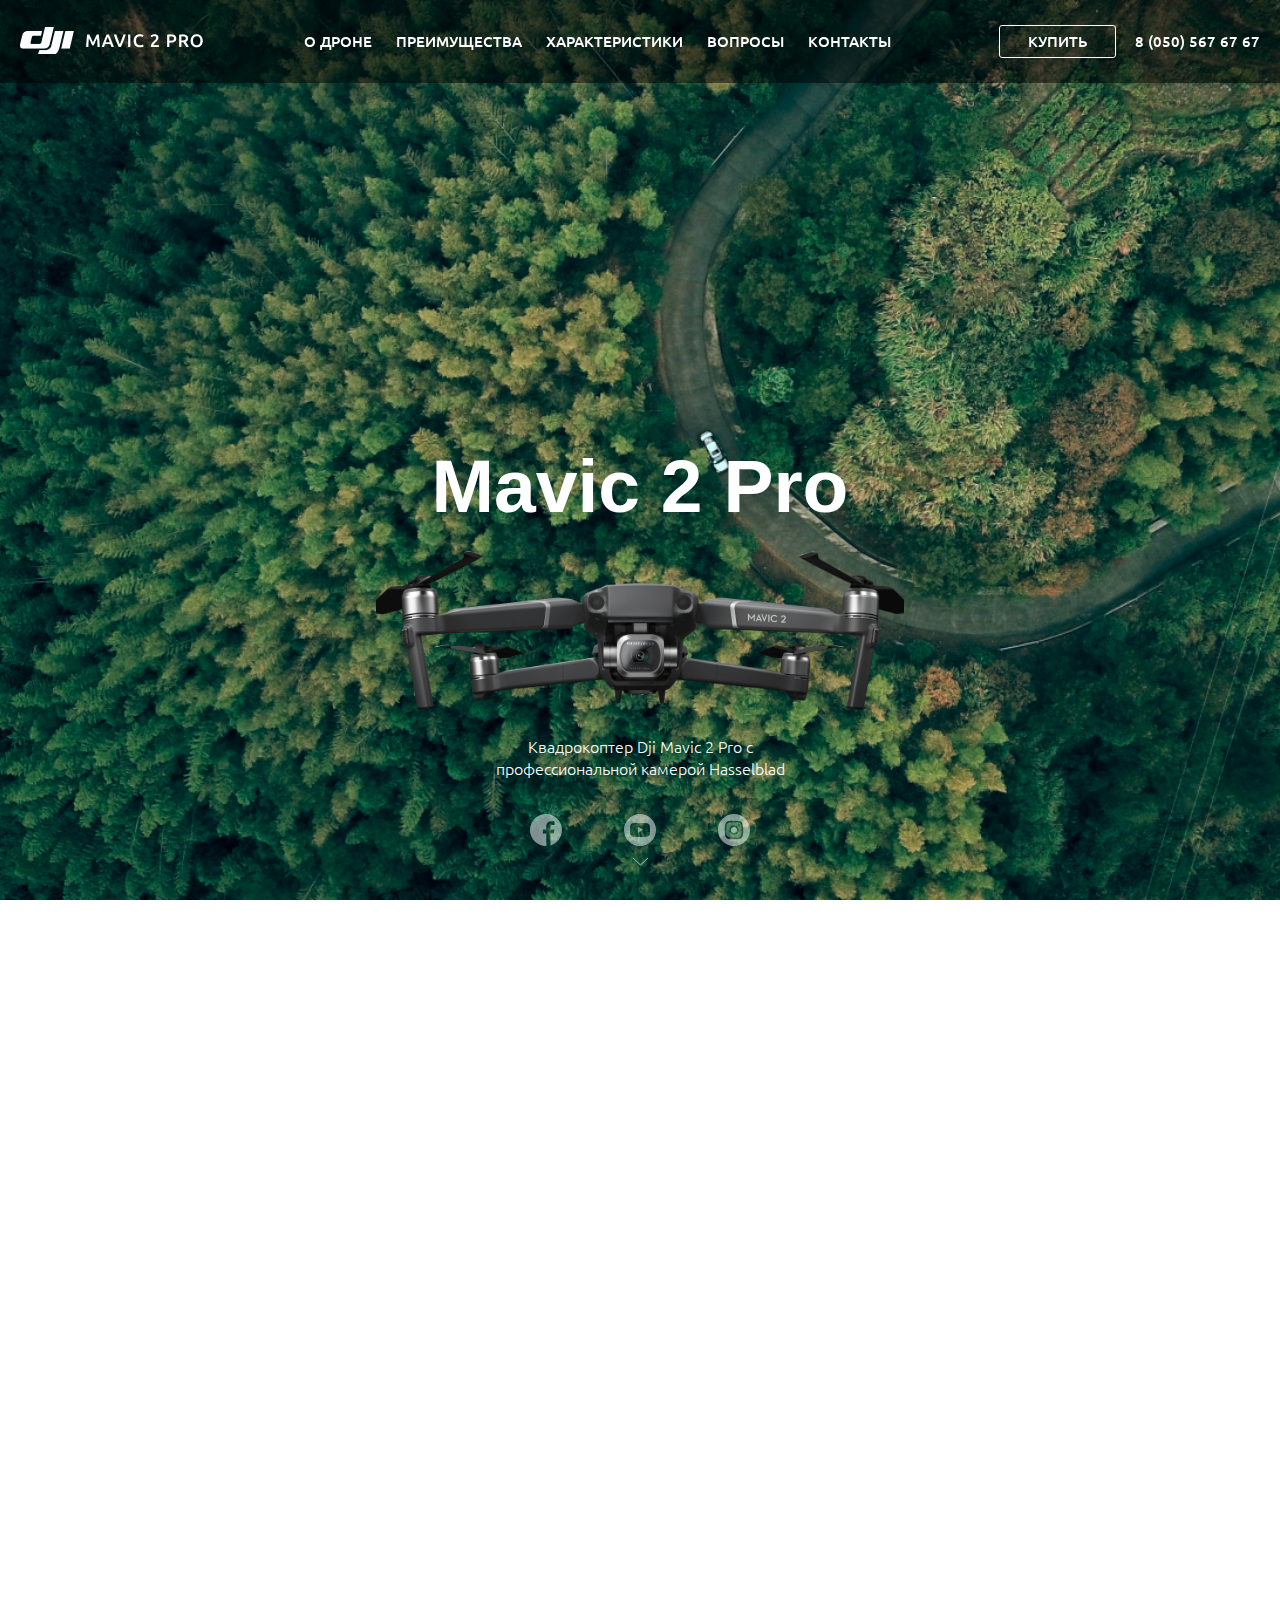
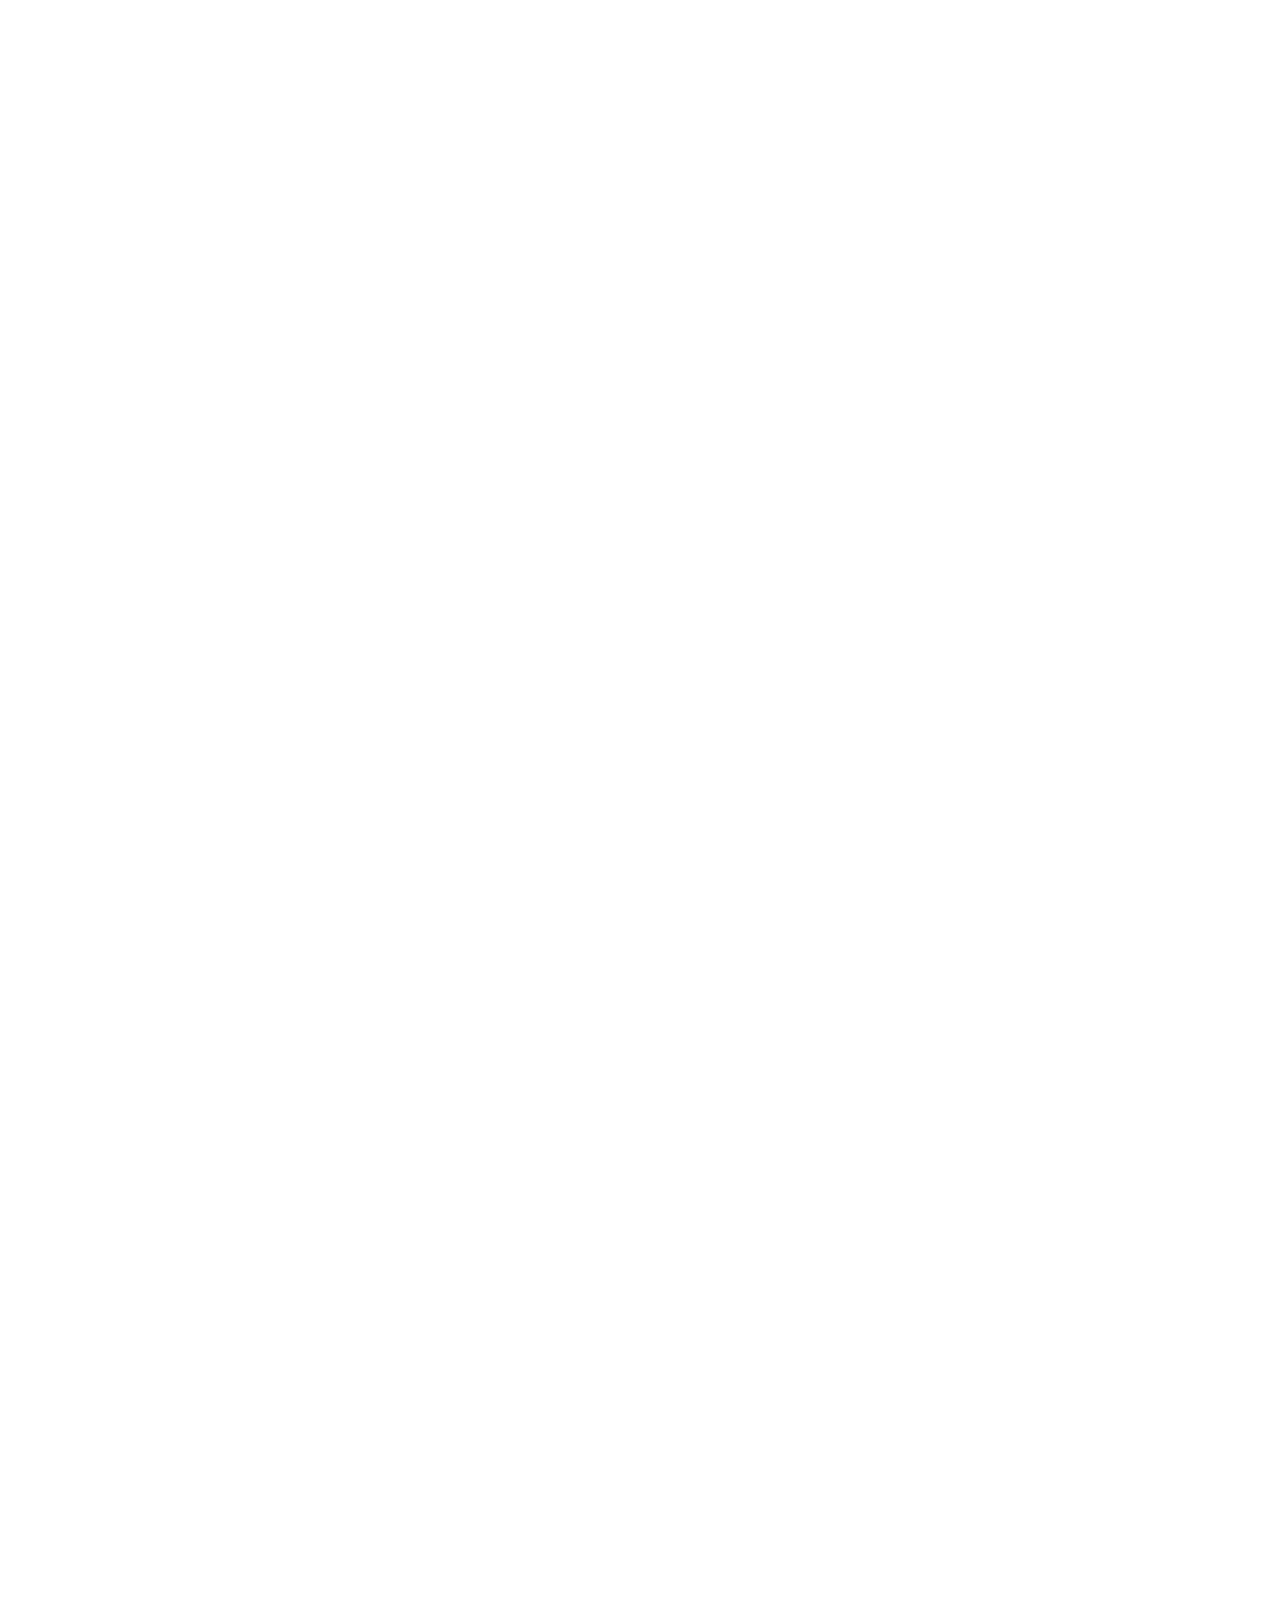
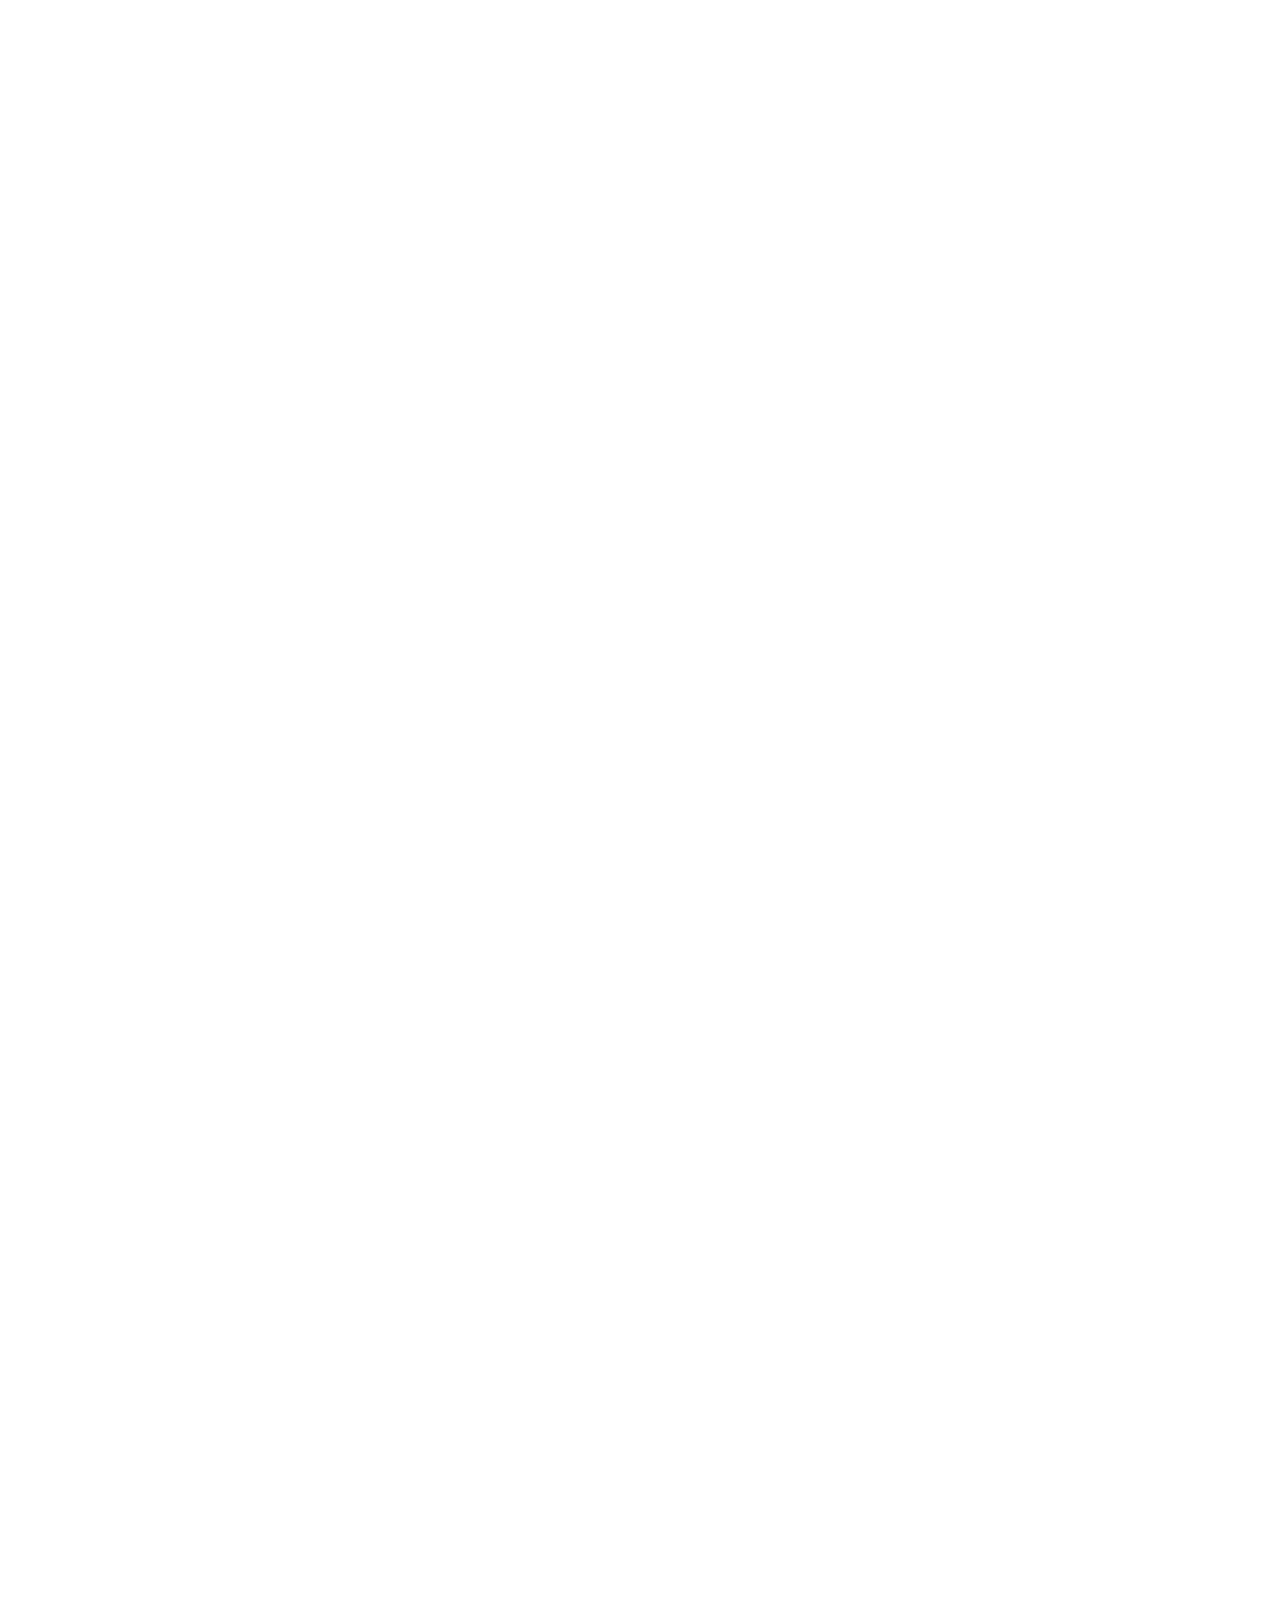
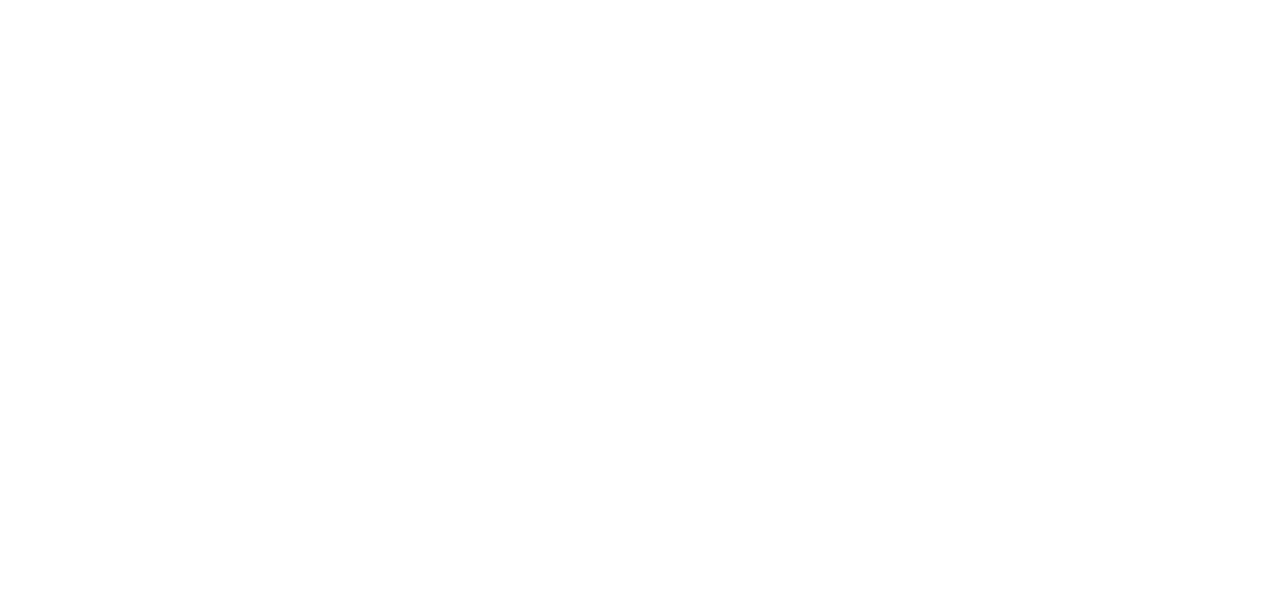
<file: mavic/index.html>
<!DOCTYPE html>
<html lang="ru">

<head>
  <meta charset="UTF-8">
  <meta name="viewport" content="width=device-width, initial-scale=1.0">
  <meta http-equiv="X-UA-Compatible" content="ie=edge">
  <title>Document</title>
  <link rel="stylesheet" href="css/style.min.css">
  <link href="https://fonts.googleapis.com/css2?family=Ubuntu:wght@300;400;500;700&display=swap" rel="stylesheet">
</head>

<body>
  <header class="header">
    <div class="container">
      <div id="header__nav" class="header-inner">
        <div data-menuanchor="top">
          <a href="#top" class="logo">
            <picture class="logo__img">
              <source srcset="images/logo-mobile.png" media="(max-width:600px)">
              <img src="images/logo.png" alt="">
            </picture>
          </a>
        </div>

        <nav class="menu">
          <button class="menu__btn">
            <span class="menu__btn-line"></span>
          </button>
          <ul class="menu__list">
            <li class="menu__list-item" data-menuanchor="products">
              <a href="#products" class="menu__list-link">О ДРОНЕ</a>
            </li>
            <li class="menu__list-item" data-menuanchor="benefits">
              <a href="#benefits" class="menu__list-link">ПРЕИМУЩЕСТВА</a>
            </li>
            <li class="menu__list-item" data-menuanchor="specification">
              <a href="#specification" class="menu__list-link">ХАРАКТЕРИСТИКИ</a>
            </li>
            <li class="menu__list-item" data-menuanchor="questions">
              <a href="#questions" class="menu__list-link">ВОПРОСЫ</a>
            </li>
            <li class="menu__list-item" data-menuanchor="contacts">
              <a href="#contacts" class="menu__list-link">КОНТАКТЫ</a>
            </li>
            <li class="menu__list-phone">
              <a href="tel:80505676767" class="header__phone-menu">8 (050) 567 67 67</a>
          </ul>
        </nav>
        <div class="header__info">
          <button class="header__btn">купить</button>
          <a href="tel:80505676767" class="header__phone">8 (050) 567 67 67</a>
        </div>
      </div>
    </div>
  </header>
  <main id="fullpage">
    <section data-anchor="top" class="page-section top">
      <div class="page-section__wrapper top__wrapper">
        <div class="container">
          <div class="top__inner">
            <h1 class="top__title">Mavic 2 Pro</h1>
            <img src="images/mavic.png" alt="">
            <p class="top__text">
              Квадрокоптер Dji Mavic 2 Pro
              с профессиональной камерой Hasselblad
            </p>
            <ul class="top__social-list">
              <li class="top__social-item">
                <a href="#" class="top__social-link">
                  <img src="images/facebook.svg" alt="">
                </a>
              </li>
              <li class="top__social-item">
                <a href="#" class="top__social-link">
                  <img src="images/youtube.svg" alt="">
                </a>
              </li>
              <li class="top__social-item">
                <a href="#" class="top__social-link">
                  <img src="images/instagram.svg" alt="">
                </a>
              </li>
            </ul>
          </div>
        </div>
        <div class="scroll__btn">
          <a href="#products">
            <img src="images/arrow-down.svg" alt="">
          </a>
        </div>
      </div>
    </section>

    <section data-anchor="products" class="page-section products">
      <div class="page-section__wrapper">
        <div class="container">
          <h3 class="title products__title">
            Что такое Mavic 2 Pro?
          </h3>
          <div class="products__inner">
            <div class="products__text">
              <p>
                Дрон Mavic 2 Pro - это инженерное чудо, идеальное для аэросъемки. Дрон обладает всеми лучшими
                технологиями
                DJI, он преобразит мир аэросъемки.
              </p>
              <p>
                Mavic 2 Pro оснащен совершенно новой камерой Hasselblad L1D-20c. Камера L1D-20c работает по уникальной
                технологии Hasselblad Natural Colour Solution (HNCS)5, позволяющей пользователям делать великолепные
                снимки
                с
                воздуха с разрешением в 20 мегапикселей и потрясающими цветами.
              </p>
            </div>
            <div class="products__slider-box">
              <p class="products__slider-text">
                Лучшая беспилотная
                технология аэросъемки
              </p>
              <div class="products__slider">
                <div class="products__slider-item">
                  <img src="images/slider-1.jpg" alt="1" class="products__slider-img">
                </div>
                <div class="products__slider-item">
                  <img src="images/slider-1.jpg" alt="2" class="products__slider-img">
                </div>
                <div class="products__slider-item">
                  <img src="images/slider-1.jpg" alt="3" class="products__slider-img">
                </div>
                <div class="products__slider-item">
                  <img src="images/slider-1.jpg" alt="4" class="products__slider-img">
                </div>
                <div class="products__slider-item">
                  <img src="images/slider-1.jpg" alt="5" class="products__slider-img">
                </div>
                <div class="products__slider-item">
                  <img src="images/slider-1.jpg" alt="6" class="products__slider-img">
                </div>
              </div>
            </div>
          </div>
        </div>
        <div class="scroll__btn">
          <a href="#benefits">
            <img src="images/arrow-down.svg" alt="">
          </a>
        </div>
      </div>
    </section>

    <section data-anchor="benefits" class="page-section benefits">
      <div class="page-section__wrapper">
        <div class="container">
          <h3 class="title">Преимущества</h3>
          <div class="benefits__items">

            <div class="benefits__item">
              <div class="benefits__num">1</div>
              <div class="benefits__img">
                <img src="images/benefits-1.jpg" alt="">
              </div>
              <div class="benefits__info">
                <h4 class="benefits-info-title">
                  Интеллектуальные режимы
                </h4>
                <p class="benefits__info-text">
                  Mavic 2 унаследовал 6 стандартных режимов интеллектуальной съемки
                  QuickShot: Roket /Dronie /Circle /Helix /Boomerang /Asteroid.
                </p>
              </div>
            </div>

            <div class="benefits__item">
              <div class="benefits__num">2</div>
              <div class="benefits__img">
                <img src="images/benefits-2.jpg" alt="">
              </div>
              <div class="benefits__info">
                <h4 class="benefits-info-title">
                  Active Track 2.0
                </h4>
                <p class="benefits__info-text">
                  Усовершенствованный режим второго поколения распознаёт и отслеживает объекты ещё точнее, быстрее и
                  умнее.
                </p>
              </div>
            </div>

            <div class="benefits__item">
              <div class="benefits__num">3</div>
              <div class="benefits__img">
                <img src="images/benefits-3.jpg" alt="">
              </div>
              <div class="benefits__info">
                <h4 class="benefits-info-title">
                  Панорамная съемка
                </h4>
                <p class="benefits__info-text">
                  Mavic 2 поддерживает 4 режима панорамной съёмки: сферическая,180 градусов,горизонтальная, вертикальная
                </p>
              </div>
            </div>

            <div class="benefits__item">
              <div class="benefits__num">4</div>
              <div class="benefits__img">
                <img src="images/benefits-4.jpg" alt="">
              </div>
              <div class="benefits__info">
                <h4 class="benefits-info-title">
                  Крутая камера!
                </h4>
                <p class="benefits__info-text">
                  Технология Hyperlapse в четырёх режимах исполнения.Улучшенный фото режим HDR
                  Функция HyperLight для съёмки
                  в условиях слабого освещения
                  4К съёмка
                </p>
              </div>
            </div>

          </div>
        </div>
        <div class="scroll__btn">
          <a href="#specification">
            <img src="images/arrow-down.svg" alt="">
          </a>
        </div>
      </div>
    </section>

    <section data-anchor="specification" class="page-section specification">
      <div class="page-section__wrapper">
        <div class="container">
          <h3 class="title">Характеристики</h3>
          <div class="specification__inner">
            <div class="specification__item">
              <div class="specification__box specification__box-1">
                <h4 class="specification__box-title">Dlog-M 10 бит</h4>
                <p class="specification__box-text">Mavic 2 Pro поддерживает цветовой профиль Dlog-M 10 бит с более
                  широким
                  динамическим диапазоном, дающим больше возможностей для цветокоррекции.</p>
              </div>

              <div class="specification__box specification__box-2">
                <h4 class="specification__box-title">Камера Hasselblad</h4>
                <p class="specification__box-text">Камера Hasselblad L1D-20С
                  известны эргономичным дизайном
                  и превосходным качеством изображений. </p>
              </div>

            </div>
            <div class="specification__item specification__item--center">
              <img src="images/mavuc.png" alt="">
            </div>
            <div class="specification__item">

              <div class="specification__box specification__box-3">
                <h4 class="specification__box-title">Матрица CMOS 1</h4>
                <p class="specification__box-text">Зона активной работы новой 1-дюймовой матрицы CMOS в четыре раза
                  превышает показатели Mavic Pro</p>
              </div>

              <div class="specification__box specification__box-4">
                <h4 class="specification__box-title">Видео HDR</h4>
                <p class="specification__box-text">Благодаря поддержке видео 4K HDR 10 бит, Mavic 2 Pro можно
                  подсоединить
                  к
                  совместимому с HLG 4K ТВ и просматривать запись в полном цветовом спектре</p>
              </div>
            </div>
          </div>
        </div>
        <div class="scroll__btn">
          <a href="#questions">
            <img src="images/arrow-down.svg" alt="">
          </a>
        </div>
      </div>
    </section>

    <section data-anchor="questions" class="page-section questions">
      <div class="page-section__wrapper">
        <div class="container">
          <h3 class="title">Остались вопросы?</h3>
          <div class="questions__items">
            <div class="questions__item">
              <h4 class="questions__items-title">Какие отличия между Mavic 2 Pro и Mavic 2 Zoom?</h4>
              <p class="questions__item-text">
                В Mavic 2 улучшены практически все аспекты: камера, передача видеосигнала, полётное время, скорость,
                уровень
                шума, обнаружение препятствий в нескольких направлениях, интеллектуальные функции и уникальная функция
                Hyperlapse (гиперлапс).
              </p>
            </div>
            <div class="questions__item questions__item--active">
              <h4 class="questions__items-title">Чем Mavic 2 лучше Mavic Pro?</h4>
              <p class="questions__item-text">
                В Mavic 2 улучшены практически все аспекты: камера, передача видеосигнала, полётное время, скорость,
                уровень
                шума, обнаружение препятствий в нескольких направлениях, интеллектуальные функции и уникальная функция
                Hyperlapse (гиперлапс).
              </p>
            </div>
            <div class="questions__item">
              <h4 class="questions__items-title">Можно ли подключить Mavic 2 к очкам DJI Goggles?</h4>
              <p class="questions__item-text">
                В Mavic 2 улучшены практически все аспекты: камера, передача видеосигнала, полётное время, скорость,
                уровень
                шума, обнаружение препятствий в нескольких направлениях, интеллектуальные функции и уникальная функция
                Hyperlapse (гиперлапс).
              </p>
            </div>
            <div class="questions__item">
              <h4 class="questions__items-title">Является ли Mavic 2 водонепроницаемым</h4>
              <p class="questions__item-text">
                В Mavic 2 улучшены практически все аспекты: камера, передача видеосигнала, полётное время, скорость,
                уровень
                шума, обнаружение препятствий в нескольких направлениях, интеллектуальные функции и уникальная функция
                Hyperlapse (гиперлапс).
              </p>
            </div>
          </div>
        </div>
        <div class="scroll__btn">
          <a href="#contacts">
            <img src="images/arrow-down.svg" alt="">
          </a>
        </div>
      </div>
    </section>

    <section data-anchor="contacts" class="page-section contacts">
      <div class="page-section__wrapper">
        <div class="container">
          <h3 class="title"></h3>
          <div class="contacts__inner">
            <div class="contacts__info">

              <div class="contacts__info-box">
                <p class="contacts__info-title">Киев</p>
                <a href="tel:+80505676767" class="contacts__info-phone">+8 (050) 567– 67 – 67</a>
                <a href="mailto:dgi.mavic2pro.kiev@mail.ru" class="contacts__info-email">dgi.mavic2pro.kiev@mail.ru</a>
              </div>

              <div class="contacts__info-box">
                <p class="contacts__info-title">Москва</p>
                <a href="tel:+7499567767" class="contacts__info-phone">+7 (499) 567– 67 – 67</a>
                <a href="mailto:dgi.mavic2pro.moscow@mail.ru"
                  class="contacts__info-email">dgi.mavic2pro.moscow@mail.ru</a>
              </div>

              <div class="contacts__info-box">
                <p class="contacts__info-title">Минск</p>
                <a href="tel:+375175676767" class="contacts__info-phone">+3 (7517) 567– 67 – 67</a>
                <a href="mailto:dgi.mavic2pro.minsk@mail.ru"
                  class="contacts__info-email">dgi.mavic2pro.minsk@mail.ru</a>
              </div>

            </div>
            <div class="contacts__item">
              <form action="">
                <h4 class="contacts__form-title">Остались вопросы?</h4>
                <p class="contacts__form-text">Мы обязательно свяжемся с вами в течение двух рабочих дней</p>
                <div class="contacts__form-line">
                  <input class="contacts__form-input" placeholder="Ваше имя" type="text">
                  <input class="contacts__form-input" placeholder="Ваше e-mail" type="email">
                  <textarea class="contacts__form-textarea" placeholder="Что вас интересует?"></textarea>
                  <button class="contacts__form-btn" type="submit">ОТПРАВИТЬ</button>
                </div>
              </form>
            </div>
            <ul class="contacts__social-list">
              <li class="contacts__social-item">
                <a href="#" class="contacts__social-link">
                  <img src="images/facebook.svg" alt="">
                </a>
              </li>
              <li class="contacts__social-item">
                <a href="#" class="contacts__social-link">
                  <img src="images/youtube.svg" alt="">
                </a>
              </li>
              <li class="contacts__social-item">
                <a href="#" class="contacts__social-link">
                  <img src="images/instagram.svg" alt="">
                </a>
              </li>
            </ul>
          </div>
          <footer class="footer">
            <div class="container">
              <p class="footer__copy">
                © DJI, 2020
              </p>
            </div>
          </footer>
        </div>
      </div>
    </section>
  </main>


  <script src="https://ajax.googleapis.com/ajax/libs/jquery/3.4.1/jquery.min.js"></script>
  <script src="js/libs.min.js"></script>
  <script src="js/main.js"></script>
</body>

</html>
</file>
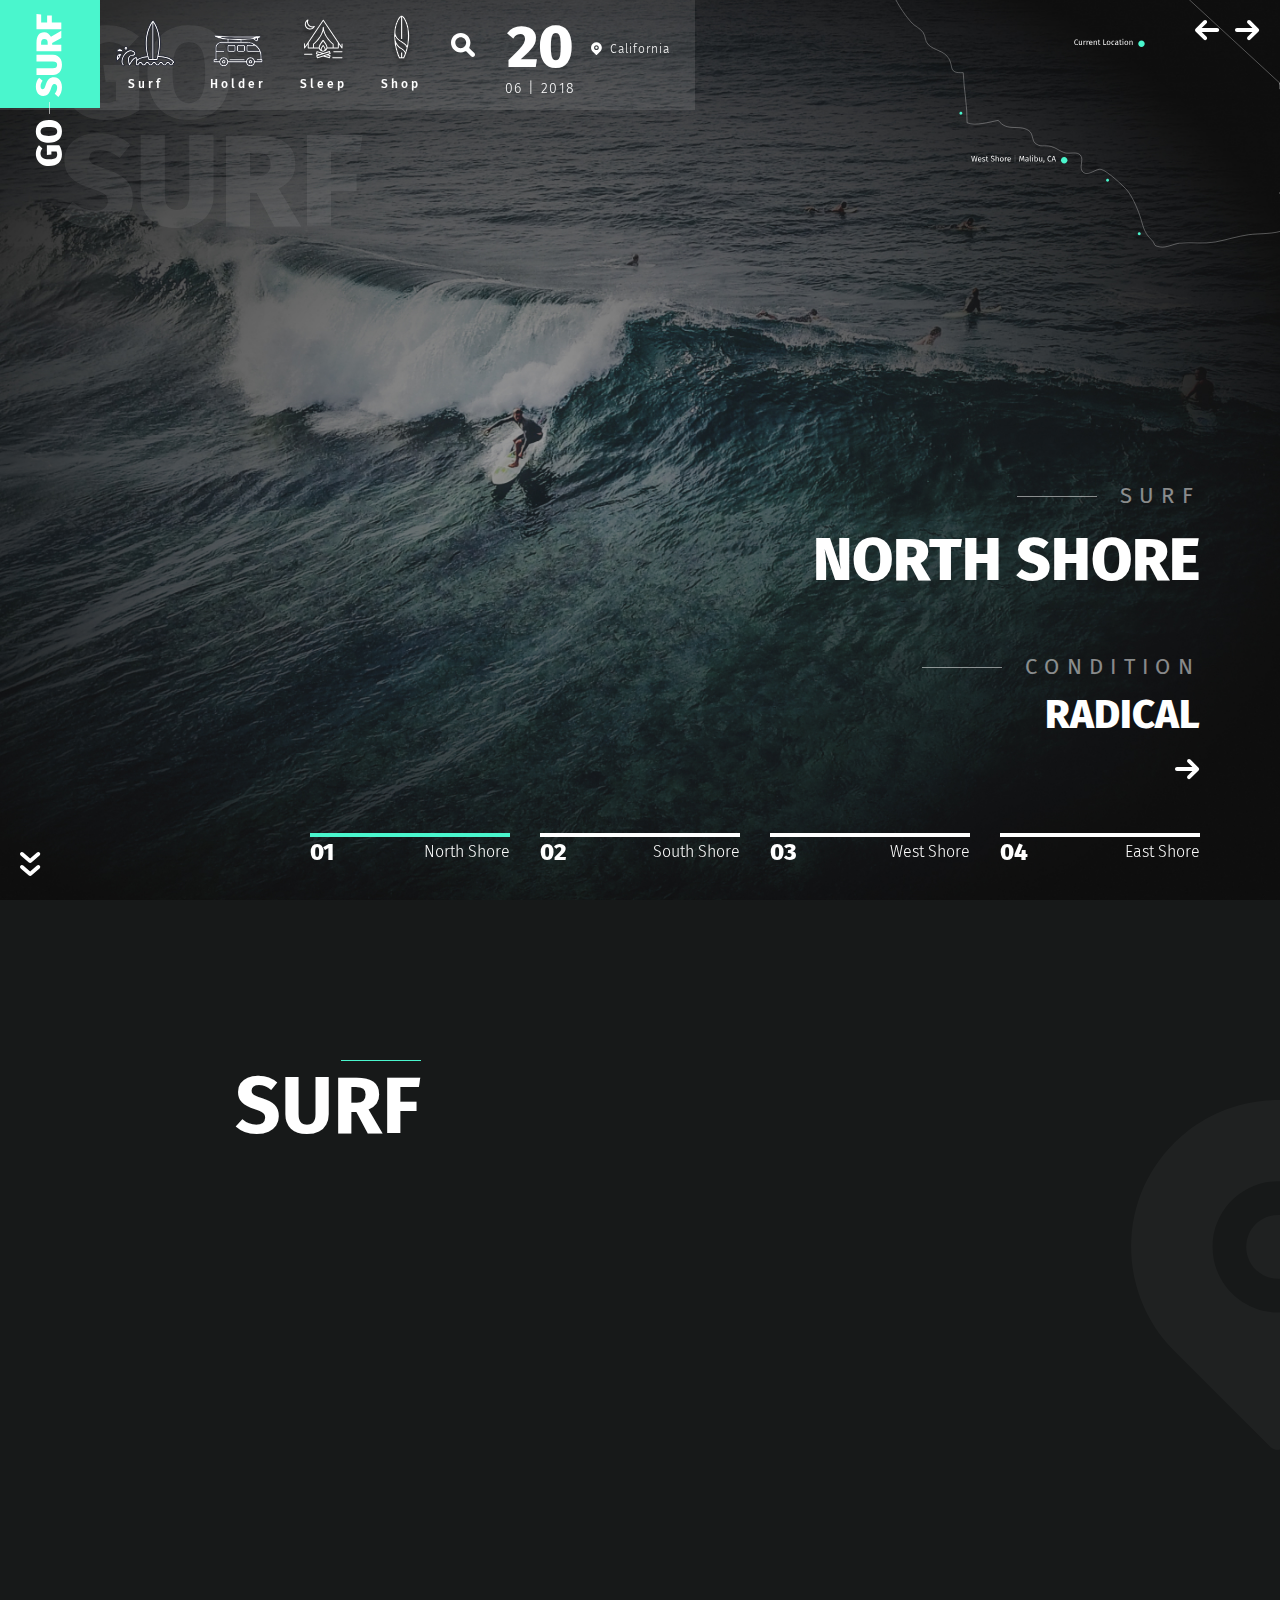
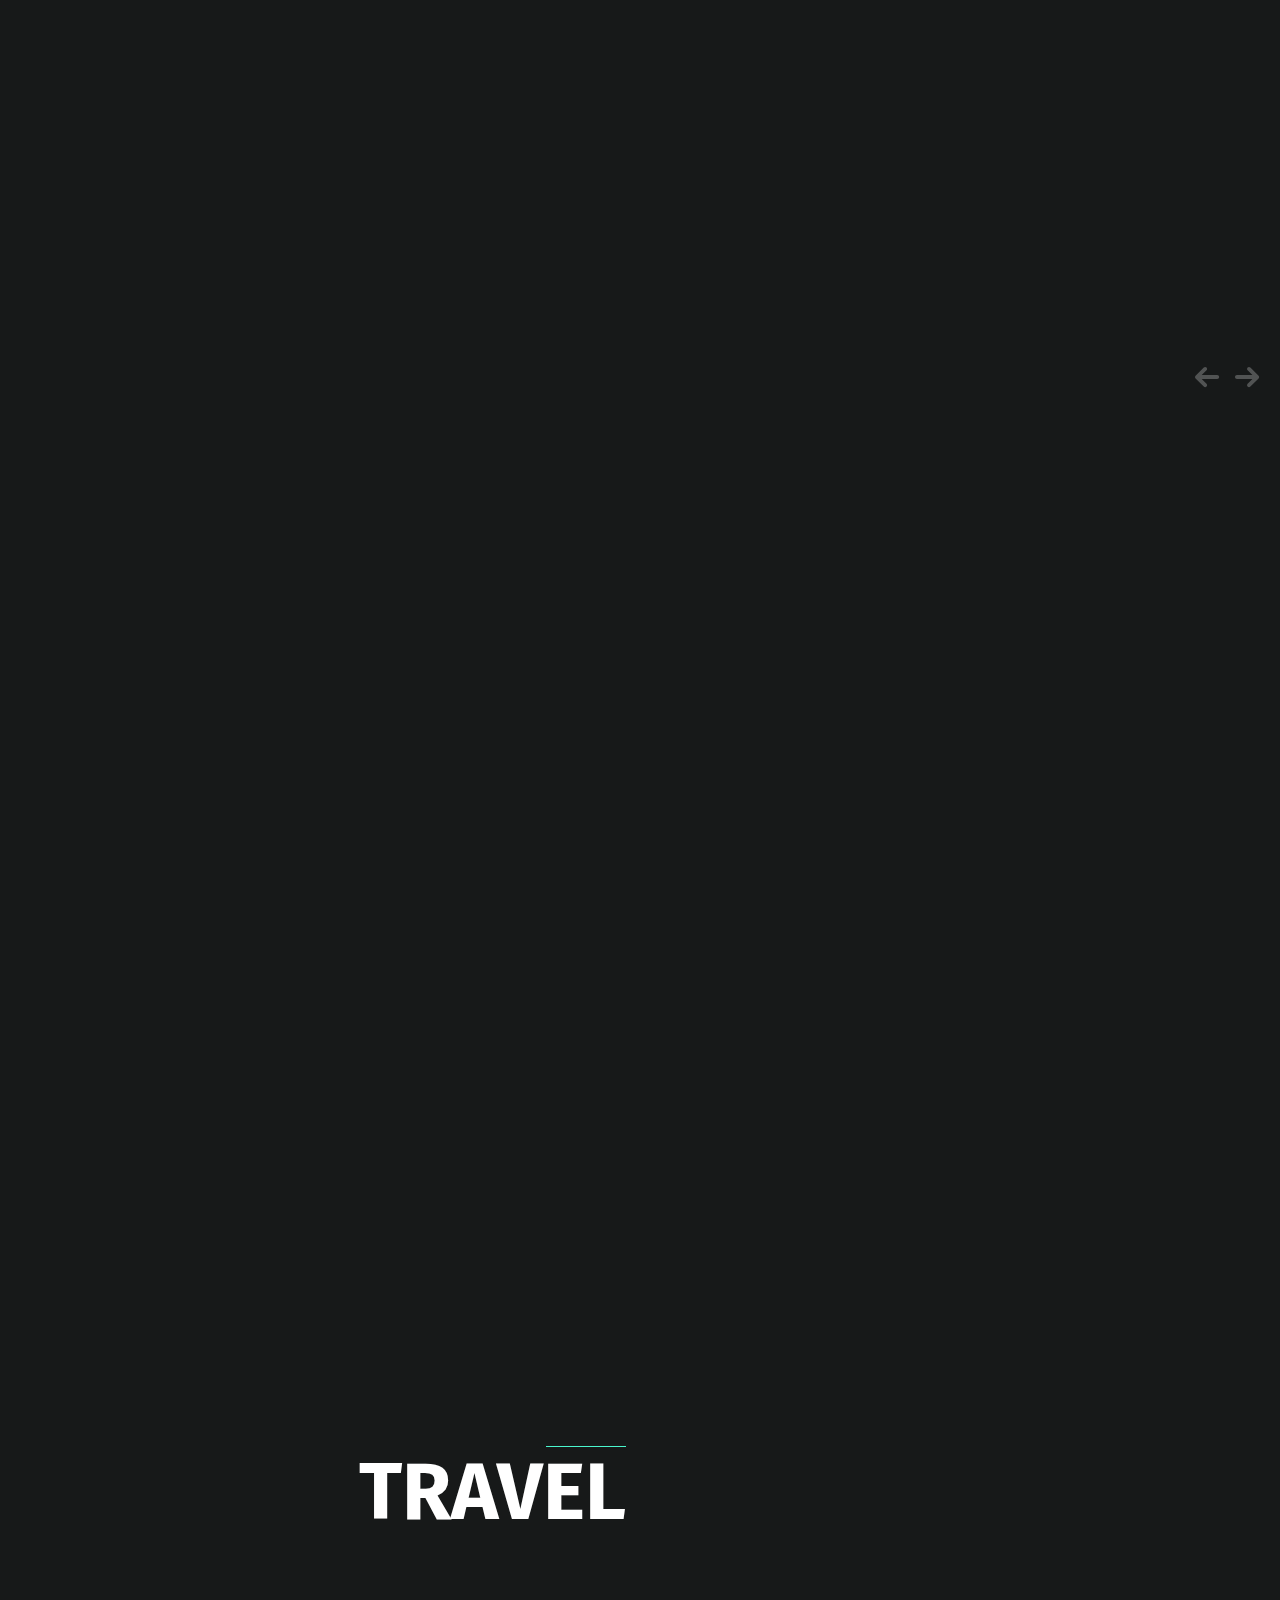
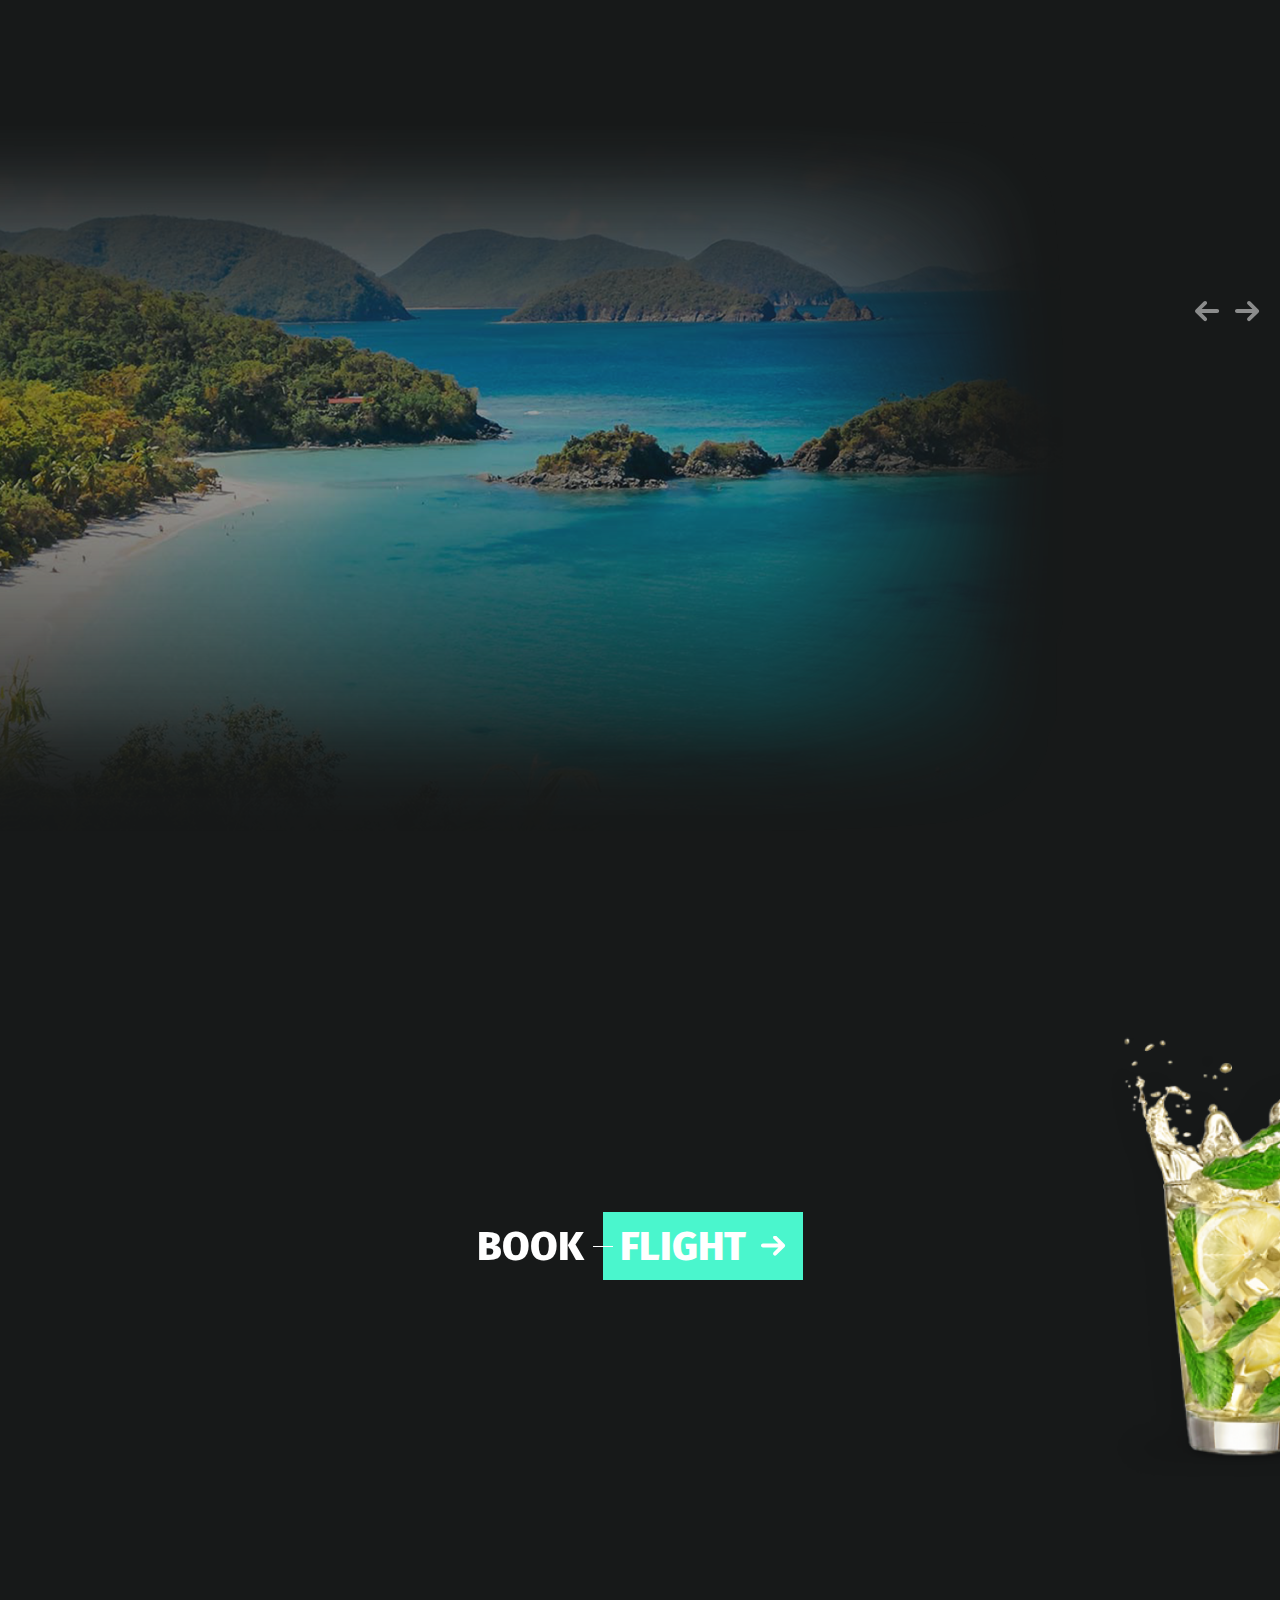
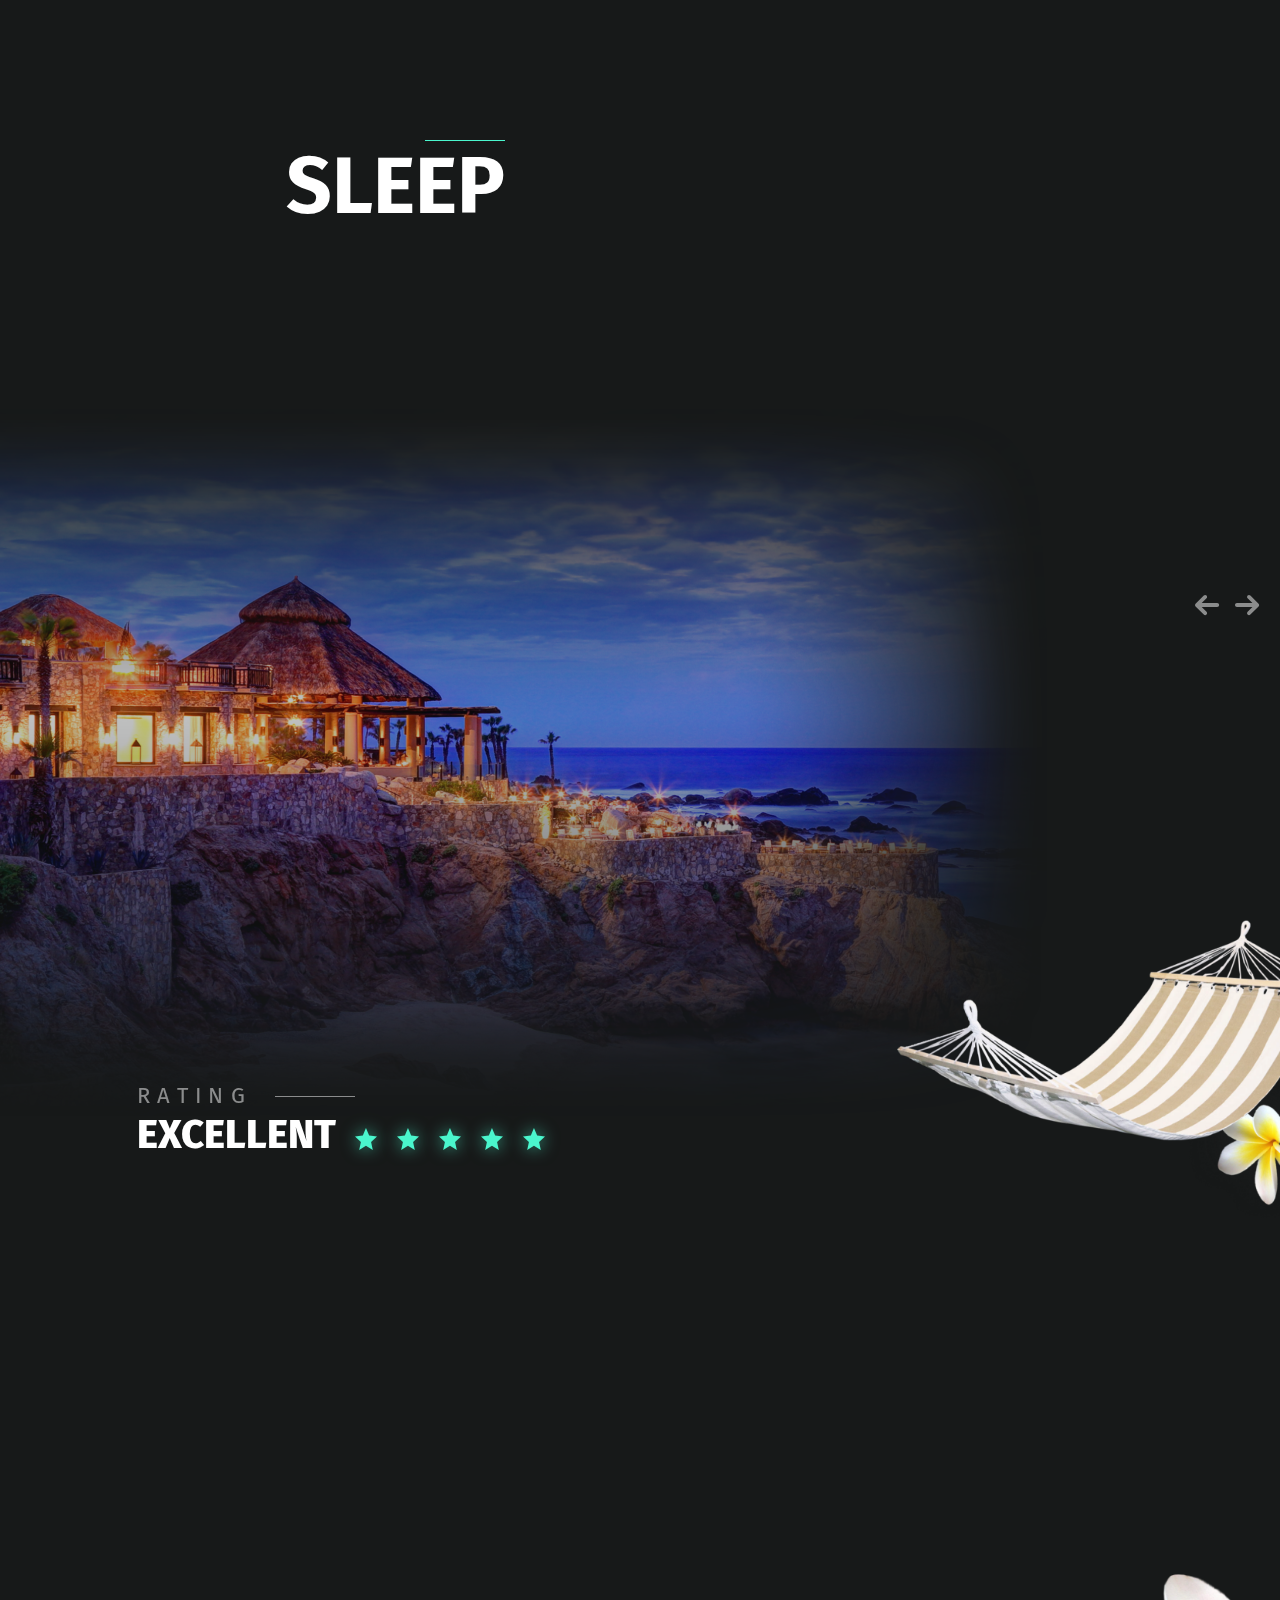
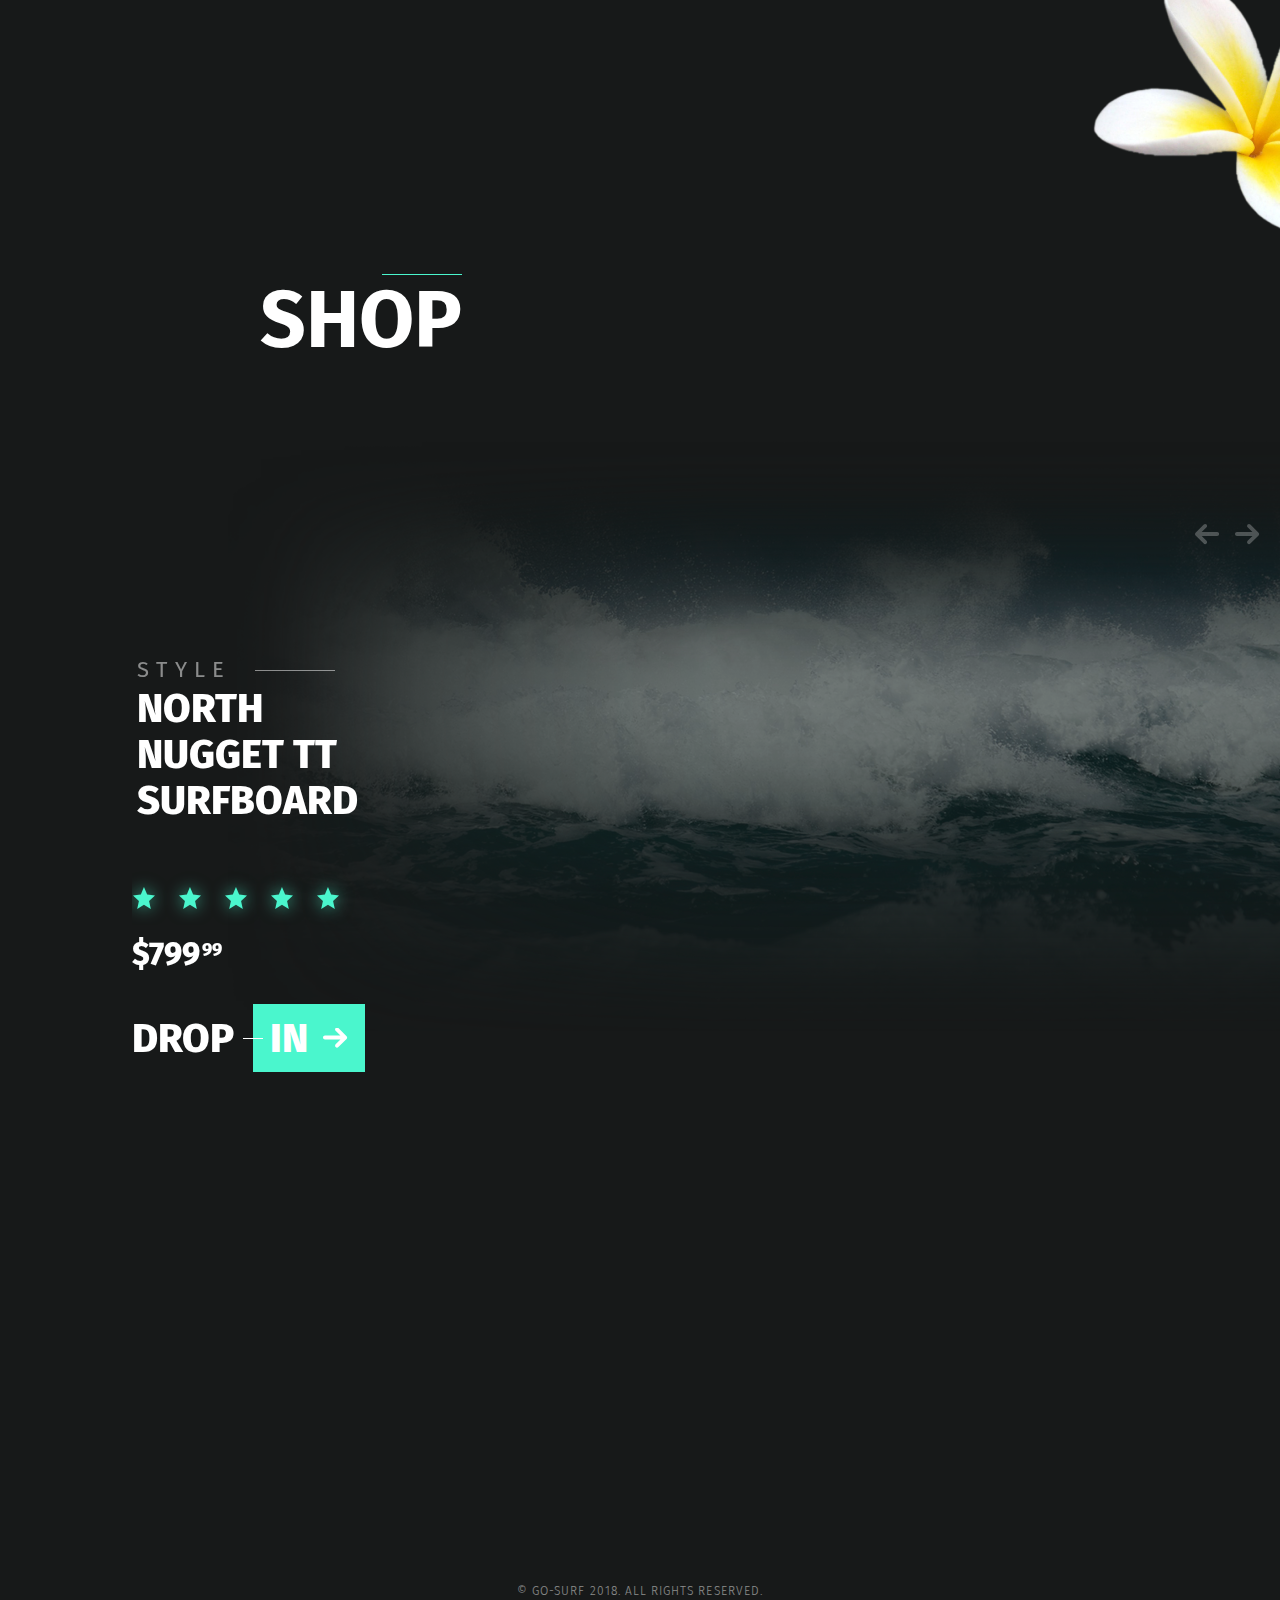
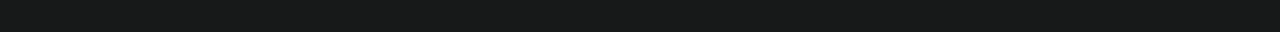
<file: surfer/index.html>
<!DOCTYPE html>
<html lang="en">

<head>
  <meta charset="UTF-8">
  <meta name="viewport" content="width=device-width, initial-scale=1.0">
  <meta http-equiv="X-UA-Compatible" content="ie=edge">
  <title>Document</title>
  <link href="https://fonts.googleapis.com/css?family=Fira+Sans:100,300,400,500,800&display=swap" rel="stylesheet">
  <link rel="stylesheet" href="css/style.min.css">
</head>

<body>
  <header class="header">
    <div class="header__title">
      go surf
    </div>
    <div class="header__arrows">
      <a href="#" class="animated fadeInDown infinite slow">
        <img src="img/arrows-down.svg" alt="">
      </a>
    </div>
    <div class="header__map">
      <svg width="1009" height="495" viewBox="0 0 1009 495" fill="none" xmlns="http://www.w3.org/2000/svg">
        <g opacity="0.29827">
          <path
            d="M1008.08 162.448L443.182 -357.858V-748.19L28.1096 -771C24.9043 -763.456 4.36709 -741.714 7.57176 -729.596C11.43 -715.102 30.8387 -719.735 36.4776 -710.409C43.0661 -699.42 31.7291 -654.749 28.3457 -641.86C21.8759 -617.445 7.09676 -597.665 2.82235 -573.25C-4.35982 -532.263 10.1824 -535.53 37.7242 -509.927C84.141 -466.742 46.9244 -421.952 58.6176 -371.223C68.1146 -329.878 109.605 -308.554 124.8 -267.211C136.553 -235.37 152.697 -227.233 177.746 -203.947C177.153 -218.084 164.51 -259.785 188.253 -256.102C211.817 -252.478 202.736 -217.669 207.247 -203.115C211.045 -190.997 237.933 -166.761 215.616 -155.593C208.196 -151.91 187.066 -166.582 178.577 -170.503C184.572 -151.791 180.774 -132.367 190.271 -114.487C201.608 -93.162 213.835 -101.359 228.853 -89.7754C244.344 -77.8355 242.683 -64.1137 235.797 -46.0554C228.615 -27.2247 221.196 -30.1352 232.592 -7.44342C240.843 8.95119 254.85 29.7421 266.9 42.2164C273.904 49.4634 281.502 51.1267 288.506 60.3932C294.323 68.1155 292.067 78.2142 299.012 85.1638C310.883 97.1037 331.006 97.282 340.384 112.904C350.831 130.309 338.96 143.437 369.706 141.833C371.309 176.643 377.897 208.185 377.541 242.994C394.695 249.825 422.414 241.687 440.399 238.063C458.266 262.18 481.355 245.429 501.774 258.558C510.678 264.26 508.837 278.517 514.239 283.506C525.339 293.723 533.529 287.308 547.301 290.872C557.51 293.486 565.404 300.97 575.138 303.703C584.338 306.257 599.475 300.258 606.301 308.396C614.492 318.138 600.78 335.958 613.127 343.799C623.395 350.333 638.115 334.77 648.088 337.027C659.721 339.7 693.079 370.174 701.271 380.212C710.59 391.677 719.969 413.062 725.25 427.793C733.501 450.841 732.373 462.127 749.408 478.998C760.27 489.75 749.942 490.522 767.63 493.67C779.204 495.749 794.518 487.374 806.212 486.067C830.549 483.394 855.122 488.027 879.102 483.453C901.421 479.176 922.729 472.166 945.64 468.899C965.465 466.048 1000.37 468.246 1017.94 458.801C1036.99 448.643 1038.71 425.654 1011.17 429.932C1008.97 415.26 1018.77 395.003 1007.85 384.847C1023.04 364.056 1028.56 349.384 1030.93 323.959C1032 312.792 1032.48 300.436 1038 291.05C1043.4 281.783 1058.59 276.259 1061.56 268.299C1066.13 255.943 1058.83 250.419 1053.25 243.528C1049.69 239.073 1039.54 241.212 1036.63 237.291C1031.23 230.103 1036.57 222.678 1033.6 215.431C1024.94 194.462 1014.61 186.205 1008.08 162.444C1008.26 166.424 1008.44 170.463 1008.2 174.384"
            stroke="white" stroke-width="2" stroke-linecap="round" stroke-linejoin="round" />
        </g>
        <path class="line-animation"
          d="M729.114 82.9394C720.546 106.321 740.614 114.526 756.675 129.807C761.434 134.336 761.888 141.817 756.879 146.342C746.107 156.074 705.264 141.917 707.854 154.745C710.53 167.994 745.061 186.531 746.618 187.799C760.284 198.932 764.735 227.174 757.208 242.658C751.852 253.676 716.342 249.962 705.172 246.293C632.024 222.266 664.985 225.131 582.817 217.67C576.527 217.099 569.935 216.806 563.894 218.65C557.671 220.549 557.869 228.339 559.957 232.55C566.876 246.506 597.849 270.178 589.514 288.523C586.956 294.152 580.963 297.707 578.264 303.27C576.151 307.627 576.385 312.772 575.445 317.523"
          stroke="white" stroke-width="2" />
        <path class="animated fadeIn delay-5s" fill-rule="evenodd" clip-rule="evenodd"
          d="M573.5 325C577.09 325 580 322.09 580 318.5C580 314.91 577.09 312 573.5 312C569.91 312 567 314.91 567 318.5C567 322.09 569.91 325 573.5 325Z"
          fill="#4AF6CD" />
        <path class="animated fadeIn delay-2s" fill-rule="evenodd" clip-rule="evenodd"
          d="M661 362C662.657 362 664 360.657 664 359C664 357.343 662.657 356 661 356C659.343 356 658 357.343 658 359C658 360.657 659.343 362 661 362Z"
          fill="#4AF6CD" />
        <path class="animated fadeIn delay-3s" fill-rule="evenodd" clip-rule="evenodd"
          d="M725 470C726.657 470 728 468.657 728 467C728 465.343 726.657 464 725 464C723.343 464 722 465.343 722 467C722 468.657 723.343 470 725 470Z"
          fill="#4AF6CD" />
        <path class="animated fadeIn delay-1s" fill-rule="evenodd" clip-rule="evenodd"
          d="M365 227C366.657 227 368 225.657 368 224C368 222.343 366.657 221 365 221C363.343 221 362 222.343 362 224C362 225.657 363.343 227 365 227Z"
          fill="#4AF6CD" />
        <path class="animated fadeIn delay-4s" fill-rule="evenodd" clip-rule="evenodd"
          d="M729.5 90C733.09 90 736 87.0899 736 83.5C736 79.9101 733.09 77 729.5 77C725.91 77 723 79.9101 723 83.5C723 87.0899 725.91 90 729.5 90Z"
          fill="#4AF6CD" />
        <path
          d="M398.41 309.976L396.17 321H394.218L392.186 311.768L390.138 321H388.234L385.994 309.976H387.482L389.258 319.672L391.386 309.976H393.002L395.178 319.672L397.018 309.976H398.41ZM406.544 316.536C406.544 316.781 406.534 317.032 406.512 317.288H401.136C401.2 318.216 401.435 318.899 401.84 319.336C402.246 319.773 402.768 319.992 403.408 319.992C403.814 319.992 404.187 319.933 404.528 319.816C404.87 319.699 405.227 319.512 405.6 319.256L406.24 320.136C405.344 320.84 404.363 321.192 403.296 321.192C402.123 321.192 401.206 320.808 400.544 320.04C399.894 319.272 399.568 318.216 399.568 316.872C399.568 315.997 399.707 315.224 399.984 314.552C400.272 313.869 400.678 313.336 401.2 312.952C401.734 312.568 402.358 312.376 403.072 312.376C404.192 312.376 405.051 312.744 405.648 313.48C406.246 314.216 406.544 315.235 406.544 316.536ZM405.088 316.104C405.088 315.272 404.923 314.637 404.592 314.2C404.262 313.763 403.766 313.544 403.104 313.544C401.899 313.544 401.243 314.429 401.136 316.2H405.088V316.104ZM411.183 312.376C411.759 312.376 412.276 312.456 412.735 312.616C413.194 312.776 413.631 313.016 414.047 313.336L413.423 314.264C413.039 314.019 412.671 313.837 412.319 313.72C411.978 313.603 411.615 313.544 411.231 313.544C410.751 313.544 410.372 313.645 410.095 313.848C409.818 314.04 409.679 314.307 409.679 314.648C409.679 314.989 409.807 315.256 410.063 315.448C410.33 315.64 410.804 315.827 411.487 316.008C412.426 316.243 413.124 316.563 413.583 316.968C414.052 317.373 414.287 317.928 414.287 318.632C414.287 319.464 413.962 320.099 413.311 320.536C412.671 320.973 411.887 321.192 410.959 321.192C409.679 321.192 408.618 320.824 407.775 320.088L408.559 319.192C409.274 319.736 410.063 320.008 410.927 320.008C411.482 320.008 411.919 319.896 412.239 319.672C412.57 319.437 412.735 319.123 412.735 318.728C412.735 318.44 412.676 318.211 412.559 318.04C412.442 317.859 412.239 317.704 411.951 317.576C411.663 317.437 411.242 317.293 410.687 317.144C409.791 316.909 409.14 316.595 408.735 316.2C408.34 315.805 408.143 315.304 408.143 314.696C408.143 314.259 408.271 313.864 408.527 313.512C408.794 313.149 409.156 312.872 409.615 312.68C410.084 312.477 410.607 312.376 411.183 312.376ZM420.62 320.616C420.065 321 419.436 321.192 418.732 321.192C418.017 321.192 417.457 320.989 417.052 320.584C416.657 320.168 416.46 319.571 416.46 318.792V313.704H414.988V312.568H416.46V310.664L417.932 310.488V312.568H419.932L419.772 313.704H417.932V318.728C417.932 319.165 418.006 319.485 418.156 319.688C418.316 319.88 418.577 319.976 418.94 319.976C419.27 319.976 419.644 319.864 420.06 319.64L420.62 320.616ZM429.179 309.784C429.915 309.784 430.545 309.891 431.067 310.104C431.59 310.307 432.097 310.627 432.587 311.064L431.755 311.992C431.339 311.661 430.929 311.421 430.523 311.272C430.129 311.112 429.702 311.032 429.243 311.032C428.667 311.032 428.193 311.165 427.819 311.432C427.446 311.699 427.259 312.088 427.259 312.6C427.259 312.92 427.323 313.192 427.451 313.416C427.579 313.629 427.814 313.827 428.155 314.008C428.507 314.189 429.014 314.381 429.675 314.584C430.369 314.797 430.945 315.027 431.403 315.272C431.862 315.517 432.23 315.859 432.507 316.296C432.795 316.723 432.939 317.267 432.939 317.928C432.939 318.568 432.779 319.133 432.459 319.624C432.15 320.115 431.697 320.499 431.099 320.776C430.513 321.053 429.814 321.192 429.003 321.192C427.478 321.192 426.23 320.717 425.259 319.768L426.091 318.84C426.539 319.203 426.993 319.48 427.451 319.672C427.91 319.853 428.422 319.944 428.987 319.944C429.67 319.944 430.235 319.779 430.683 319.448C431.131 319.107 431.355 318.616 431.355 317.976C431.355 317.613 431.286 317.315 431.147 317.08C431.009 316.835 430.769 316.616 430.427 316.424C430.097 316.232 429.611 316.04 428.971 315.848C427.841 315.507 427.014 315.096 426.491 314.616C425.969 314.136 425.707 313.485 425.707 312.664C425.707 312.109 425.851 311.613 426.139 311.176C426.438 310.739 426.849 310.397 427.371 310.152C427.905 309.907 428.507 309.784 429.179 309.784ZM439.066 312.376C439.834 312.376 440.431 312.605 440.858 313.064C441.295 313.523 441.514 314.152 441.514 314.952V321H440.042V315.16C440.042 314.563 439.925 314.141 439.69 313.896C439.466 313.651 439.135 313.528 438.698 313.528C438.261 313.528 437.871 313.656 437.53 313.912C437.189 314.168 436.869 314.531 436.57 315V321H435.098V309.192L436.57 309.032V313.736C437.231 312.829 438.063 312.376 439.066 312.376ZM447.641 312.376C448.825 312.376 449.742 312.771 450.393 313.56C451.054 314.349 451.385 315.421 451.385 316.776C451.385 317.651 451.236 318.424 450.937 319.096C450.638 319.757 450.206 320.275 449.641 320.648C449.076 321.011 448.404 321.192 447.625 321.192C446.441 321.192 445.518 320.797 444.857 320.008C444.196 319.219 443.865 318.147 443.865 316.792C443.865 315.917 444.014 315.149 444.313 314.488C444.612 313.816 445.044 313.299 445.609 312.936C446.174 312.563 446.852 312.376 447.641 312.376ZM447.641 313.56C446.18 313.56 445.449 314.637 445.449 316.792C445.449 318.936 446.174 320.008 447.625 320.008C449.076 320.008 449.801 318.931 449.801 316.776C449.801 314.632 449.081 313.56 447.641 313.56ZM457.481 312.376C457.78 312.376 458.057 312.408 458.313 312.472L458.041 313.912C457.785 313.848 457.54 313.816 457.305 313.816C456.782 313.816 456.361 314.008 456.041 314.392C455.721 314.776 455.47 315.373 455.289 316.184V321H453.817V312.568H455.081L455.225 314.28C455.449 313.651 455.753 313.176 456.137 312.856C456.521 312.536 456.969 312.376 457.481 312.376ZM465.872 316.536C465.872 316.781 465.862 317.032 465.84 317.288H460.464C460.528 318.216 460.763 318.899 461.168 319.336C461.574 319.773 462.096 319.992 462.736 319.992C463.142 319.992 463.515 319.933 463.856 319.816C464.198 319.699 464.555 319.512 464.928 319.256L465.568 320.136C464.672 320.84 463.691 321.192 462.624 321.192C461.451 321.192 460.534 320.808 459.872 320.04C459.222 319.272 458.896 318.216 458.896 316.872C458.896 315.997 459.035 315.224 459.312 314.552C459.6 313.869 460.006 313.336 460.528 312.952C461.062 312.568 461.686 312.376 462.4 312.376C463.52 312.376 464.379 312.744 464.976 313.48C465.574 314.216 465.872 315.235 465.872 316.536ZM464.416 316.104C464.416 315.272 464.251 314.637 463.92 314.2C463.59 313.763 463.094 313.544 462.432 313.544C461.227 313.544 460.571 314.429 460.464 316.2H464.416V316.104ZM474.41 308.184V322.568H474.058V308.184H474.41ZM493.237 321H491.765L491.381 316.024C491.221 314.072 491.131 312.573 491.109 311.528L488.725 319.752H487.301L484.789 311.512C484.789 312.845 484.72 314.387 484.581 316.136L484.213 321H482.773L483.685 309.976H485.733L488.053 317.992L490.261 309.976H492.325L493.237 321ZM501.434 319.032C501.434 319.373 501.493 319.629 501.61 319.8C501.728 319.96 501.904 320.083 502.138 320.168L501.802 321.192C501.365 321.139 501.013 321.016 500.746 320.824C500.48 320.632 500.282 320.333 500.154 319.928C499.589 320.771 498.752 321.192 497.642 321.192C496.81 321.192 496.154 320.957 495.674 320.488C495.194 320.019 494.954 319.405 494.954 318.648C494.954 317.752 495.274 317.064 495.914 316.584C496.565 316.104 497.482 315.864 498.666 315.864H499.962V315.24C499.962 314.643 499.818 314.216 499.53 313.96C499.242 313.704 498.8 313.576 498.202 313.576C497.584 313.576 496.826 313.725 495.93 314.024L495.562 312.952C496.608 312.568 497.578 312.376 498.474 312.376C499.466 312.376 500.208 312.621 500.698 313.112C501.189 313.592 501.434 314.28 501.434 315.176V319.032ZM497.978 320.088C498.821 320.088 499.482 319.651 499.962 318.776V316.84H498.858C497.301 316.84 496.522 317.416 496.522 318.568C496.522 319.069 496.645 319.448 496.89 319.704C497.136 319.96 497.498 320.088 497.978 320.088ZM505.981 321.192C505.437 321.192 505.005 321.032 504.685 320.712C504.376 320.381 504.221 319.923 504.221 319.336V309.176L505.693 309V319.304C505.693 319.539 505.731 319.709 505.805 319.816C505.891 319.923 506.029 319.976 506.221 319.976C506.424 319.976 506.605 319.944 506.765 319.88L507.149 320.904C506.797 321.096 506.408 321.192 505.981 321.192ZM510.461 312.568V321H508.989V312.568H510.461ZM509.709 308.52C510.018 308.52 510.269 308.616 510.461 308.808C510.653 309 510.749 309.24 510.749 309.528C510.749 309.816 510.653 310.056 510.461 310.248C510.269 310.429 510.018 310.52 509.709 310.52C509.41 310.52 509.165 310.429 508.973 310.248C508.781 310.056 508.685 309.816 508.685 309.528C508.685 309.24 508.781 309 508.973 308.808C509.165 308.616 509.41 308.52 509.709 308.52ZM517.36 312.376C518.32 312.376 519.083 312.765 519.648 313.544C520.214 314.312 520.496 315.389 520.496 316.776C520.496 317.651 520.363 318.424 520.096 319.096C519.83 319.757 519.446 320.275 518.944 320.648C518.443 321.011 517.856 321.192 517.184 321.192C516.299 321.192 515.552 320.819 514.944 320.072L514.8 321H513.504V309.176L514.976 309V313.624C515.584 312.792 516.379 312.376 517.36 312.376ZM516.832 320.024C517.483 320.024 517.99 319.763 518.352 319.24C518.726 318.707 518.912 317.885 518.912 316.776C518.912 315.635 518.742 314.813 518.4 314.312C518.059 313.8 517.574 313.544 516.944 313.544C516.198 313.544 515.542 313.981 514.976 314.856V318.888C515.2 319.24 515.472 319.517 515.792 319.72C516.123 319.923 516.47 320.024 516.832 320.024ZM529.276 321H528.012L527.9 319.688C527.58 320.211 527.212 320.595 526.796 320.84C526.38 321.075 525.874 321.192 525.276 321.192C524.54 321.192 523.964 320.968 523.548 320.52C523.132 320.072 522.924 319.437 522.924 318.616V312.568H524.396V318.456C524.396 319.032 524.498 319.443 524.7 319.688C524.903 319.923 525.234 320.04 525.692 320.04C526.514 320.04 527.218 319.555 527.804 318.584V312.568H529.276V321ZM532.701 318.968C533.021 318.968 533.288 319.075 533.501 319.288C533.714 319.501 533.821 319.763 533.821 320.072C533.821 320.403 533.725 320.781 533.533 321.208L532.461 323.656H531.405L532.045 321C531.906 320.893 531.794 320.76 531.709 320.6C531.634 320.44 531.597 320.264 531.597 320.072C531.597 319.763 531.704 319.501 531.917 319.288C532.13 319.075 532.392 318.968 532.701 318.968ZM544.331 309.784C544.992 309.784 545.547 309.869 545.995 310.04C546.454 310.211 546.918 310.488 547.387 310.872L546.555 311.848C545.883 311.304 545.174 311.032 544.427 311.032C543.51 311.032 542.768 311.384 542.203 312.088C541.648 312.792 541.371 313.923 541.371 315.48C541.371 316.995 541.648 318.115 542.203 318.84C542.758 319.555 543.494 319.912 544.411 319.912C544.88 319.912 545.291 319.832 545.643 319.672C545.995 319.512 546.368 319.288 546.763 319L547.515 319.96C547.174 320.312 546.736 320.605 546.203 320.84C545.67 321.075 545.056 321.192 544.363 321.192C543.467 321.192 542.667 320.973 541.963 320.536C541.27 320.088 540.726 319.437 540.331 318.584C539.947 317.72 539.755 316.685 539.755 315.48C539.755 314.275 539.958 313.245 540.363 312.392C540.768 311.528 541.318 310.877 542.011 310.44C542.704 310.003 543.478 309.784 544.331 309.784ZM555.3 321L554.468 318.232H550.292L549.46 321H547.924L551.46 309.976H553.38L556.9 321H555.3ZM550.66 317H554.1L552.388 311.24L550.66 317Z"
          fill="white" />
        <path
          d="M598.378 74.784C599.039 74.784 599.594 74.8693 600.042 75.04C600.501 75.2107 600.965 75.488 601.434 75.872L600.602 76.848C599.93 76.304 599.221 76.032 598.474 76.032C597.557 76.032 596.815 76.384 596.25 77.088C595.695 77.792 595.418 78.9227 595.418 80.48C595.418 81.9947 595.695 83.1147 596.25 83.84C596.805 84.5547 597.541 84.912 598.458 84.912C598.927 84.912 599.338 84.832 599.69 84.672C600.042 84.512 600.415 84.288 600.81 84L601.562 84.96C601.221 85.312 600.783 85.6053 600.25 85.84C599.717 86.0747 599.103 86.192 598.41 86.192C597.514 86.192 596.714 85.9733 596.01 85.536C595.317 85.088 594.773 84.4373 594.378 83.584C593.994 82.72 593.802 81.6853 593.802 80.48C593.802 79.2747 594.005 78.2453 594.41 77.392C594.815 76.528 595.365 75.8773 596.058 75.44C596.751 75.0027 597.525 74.784 598.378 74.784ZM609.401 86H608.137L608.025 84.688C607.705 85.2107 607.337 85.5947 606.921 85.84C606.505 86.0747 605.999 86.192 605.401 86.192C604.665 86.192 604.089 85.968 603.673 85.52C603.257 85.072 603.049 84.4373 603.049 83.616V77.568H604.521V83.456C604.521 84.032 604.623 84.4427 604.825 84.688C605.028 84.9227 605.359 85.04 605.817 85.04C606.639 85.04 607.343 84.5547 607.929 83.584V77.568H609.401V86ZM616.106 77.376C616.405 77.376 616.682 77.408 616.938 77.472L616.666 78.912C616.41 78.848 616.165 78.816 615.93 78.816C615.407 78.816 614.986 79.008 614.666 79.392C614.346 79.776 614.095 80.3733 613.914 81.184V86H612.442V77.568H613.706L613.85 79.28C614.074 78.6507 614.378 78.176 614.762 77.856C615.146 77.536 615.594 77.376 616.106 77.376ZM622.278 77.376C622.576 77.376 622.854 77.408 623.11 77.472L622.838 78.912C622.582 78.848 622.336 78.816 622.102 78.816C621.579 78.816 621.158 79.008 620.838 79.392C620.518 79.776 620.267 80.3733 620.086 81.184V86H618.614V77.568H619.878L620.022 79.28C620.246 78.6507 620.55 78.176 620.934 77.856C621.318 77.536 621.766 77.376 622.278 77.376ZM630.669 81.536C630.669 81.7813 630.659 82.032 630.637 82.288H625.261C625.325 83.216 625.56 83.8987 625.965 84.336C626.371 84.7733 626.893 84.992 627.533 84.992C627.939 84.992 628.312 84.9333 628.653 84.816C628.995 84.6987 629.352 84.512 629.725 84.256L630.365 85.136C629.469 85.84 628.488 86.192 627.421 86.192C626.248 86.192 625.331 85.808 624.669 85.04C624.019 84.272 623.693 83.216 623.693 81.872C623.693 80.9973 623.832 80.224 624.109 79.552C624.397 78.8693 624.803 78.336 625.325 77.952C625.859 77.568 626.483 77.376 627.197 77.376C628.317 77.376 629.176 77.744 629.773 78.48C630.371 79.216 630.669 80.2347 630.669 81.536ZM629.213 81.104C629.213 80.272 629.048 79.6373 628.717 79.2C628.387 78.7627 627.891 78.544 627.229 78.544C626.024 78.544 625.368 79.4293 625.261 81.2H629.213V81.104ZM636.988 77.376C637.756 77.376 638.353 77.6053 638.78 78.064C639.217 78.5227 639.436 79.152 639.436 79.952V86H637.964V80.16C637.964 79.5627 637.852 79.1413 637.628 78.896C637.404 78.6507 637.073 78.528 636.636 78.528C636.188 78.528 635.793 78.656 635.452 78.912C635.111 79.168 634.791 79.536 634.492 80.016V86H633.02V77.568H634.284L634.412 78.816C634.711 78.368 635.079 78.016 635.516 77.76C635.964 77.504 636.455 77.376 636.988 77.376ZM646.651 85.616C646.096 86 645.467 86.192 644.763 86.192C644.048 86.192 643.488 85.9893 643.083 85.584C642.688 85.168 642.491 84.5707 642.491 83.792V78.704H641.019V77.568H642.491V75.664L643.963 75.488V77.568H645.963L645.803 78.704H643.963V83.728C643.963 84.1653 644.038 84.4853 644.187 84.688C644.347 84.88 644.608 84.976 644.971 84.976C645.302 84.976 645.675 84.864 646.091 84.64L646.651 85.616ZM654.011 74.976V84.672H658.539L658.363 86H652.491V74.976H654.011ZM663.141 77.376C664.325 77.376 665.242 77.7707 665.893 78.56C666.554 79.3493 666.885 80.4213 666.885 81.776C666.885 82.6507 666.736 83.424 666.437 84.096C666.138 84.7573 665.706 85.2747 665.141 85.648C664.576 86.0107 663.904 86.192 663.125 86.192C661.941 86.192 661.018 85.7973 660.357 85.008C659.696 84.2187 659.365 83.1467 659.365 81.792C659.365 80.9173 659.514 80.1493 659.813 79.488C660.112 78.816 660.544 78.2987 661.109 77.936C661.674 77.5627 662.352 77.376 663.141 77.376ZM663.141 78.56C661.68 78.56 660.949 79.6373 660.949 81.792C660.949 83.936 661.674 85.008 663.125 85.008C664.576 85.008 665.301 83.9307 665.301 81.776C665.301 79.632 664.581 78.56 663.141 78.56ZM672.389 77.376C672.89 77.376 673.349 77.4507 673.765 77.6C674.181 77.7387 674.581 77.968 674.965 78.288L674.261 79.216C673.962 79.0027 673.669 78.848 673.381 78.752C673.104 78.6453 672.794 78.592 672.453 78.592C671.77 78.592 671.237 78.864 670.853 79.408C670.48 79.952 670.293 80.7573 670.293 81.824C670.293 82.8907 670.48 83.68 670.853 84.192C671.226 84.6933 671.76 84.944 672.453 84.944C672.784 84.944 673.088 84.896 673.365 84.8C673.642 84.6933 673.952 84.528 674.293 84.304L674.965 85.264C674.197 85.8827 673.338 86.192 672.389 86.192C671.248 86.192 670.346 85.808 669.685 85.04C669.034 84.272 668.709 83.2107 668.709 81.856C668.709 80.96 668.858 80.176 669.157 79.504C669.456 78.832 669.877 78.3093 670.421 77.936C670.976 77.5627 671.632 77.376 672.389 77.376ZM682.481 84.032C682.481 84.3733 682.54 84.6293 682.657 84.8C682.775 84.96 682.951 85.0827 683.185 85.168L682.849 86.192C682.412 86.1387 682.06 86.016 681.793 85.824C681.527 85.632 681.329 85.3333 681.201 84.928C680.636 85.7707 679.799 86.192 678.689 86.192C677.857 86.192 677.201 85.9573 676.721 85.488C676.241 85.0187 676.001 84.4053 676.001 83.648C676.001 82.752 676.321 82.064 676.961 81.584C677.612 81.104 678.529 80.864 679.713 80.864H681.009V80.24C681.009 79.6427 680.865 79.216 680.577 78.96C680.289 78.704 679.847 78.576 679.249 78.576C678.631 78.576 677.873 78.7253 676.977 79.024L676.609 77.952C677.655 77.568 678.625 77.376 679.521 77.376C680.513 77.376 681.255 77.6213 681.745 78.112C682.236 78.592 682.481 79.28 682.481 80.176V84.032ZM679.025 85.088C679.868 85.088 680.529 84.6507 681.009 83.776V81.84H679.905C678.348 81.84 677.569 82.416 677.569 83.568C677.569 84.0693 677.692 84.448 677.937 84.704C678.183 84.96 678.545 85.088 679.025 85.088ZM689.76 85.616C689.206 86 688.576 86.192 687.872 86.192C687.158 86.192 686.598 85.9893 686.192 85.584C685.798 85.168 685.6 84.5707 685.6 83.792V78.704H684.128V77.568H685.6V75.664L687.072 75.488V77.568H689.072L688.912 78.704H687.072V83.728C687.072 84.1653 687.147 84.4853 687.296 84.688C687.456 84.88 687.718 84.976 688.08 84.976C688.411 84.976 688.784 84.864 689.2 84.64L689.76 85.616ZM692.758 77.568V86H691.286V77.568H692.758ZM692.006 73.52C692.315 73.52 692.566 73.616 692.758 73.808C692.95 74 693.046 74.24 693.046 74.528C693.046 74.816 692.95 75.056 692.758 75.248C692.566 75.4293 692.315 75.52 692.006 75.52C691.707 75.52 691.462 75.4293 691.27 75.248C691.078 75.056 690.982 74.816 690.982 74.528C690.982 74.24 691.078 74 691.27 73.808C691.462 73.616 691.707 73.52 692.006 73.52ZM698.969 77.376C700.153 77.376 701.071 77.7707 701.721 78.56C702.383 79.3493 702.713 80.4213 702.713 81.776C702.713 82.6507 702.564 83.424 702.265 84.096C701.967 84.7573 701.535 85.2747 700.969 85.648C700.404 86.0107 699.732 86.192 698.953 86.192C697.769 86.192 696.847 85.7973 696.185 85.008C695.524 84.2187 695.193 83.1467 695.193 81.792C695.193 80.9173 695.343 80.1493 695.641 79.488C695.94 78.816 696.372 78.2987 696.937 77.936C697.503 77.5627 698.18 77.376 698.969 77.376ZM698.969 78.56C697.508 78.56 696.777 79.6373 696.777 81.792C696.777 83.936 697.503 85.008 698.953 85.008C700.404 85.008 701.129 83.9307 701.129 81.776C701.129 79.632 700.409 78.56 698.969 78.56ZM709.113 77.376C709.881 77.376 710.478 77.6053 710.905 78.064C711.342 78.5227 711.561 79.152 711.561 79.952V86H710.089V80.16C710.089 79.5627 709.977 79.1413 709.753 78.896C709.529 78.6507 709.198 78.528 708.761 78.528C708.313 78.528 707.918 78.656 707.577 78.912C707.236 79.168 706.916 79.536 706.617 80.016V86H705.145V77.568H706.409L706.537 78.816C706.836 78.368 707.204 78.016 707.641 77.76C708.089 77.504 708.58 77.376 709.113 77.376Z"
          fill="white" />
      </svg>

    </div>
    <div class="menu-btn">
      <div class="menu-btn__inner">
        <div class="menu-btn__line"></div>
        <div class="menu-btn__line"></div>
        <div class="menu-btn__line"></div>
      </div>
    </div>
    <div class="header__aside">
      <div class="logo">
        <a href="#">
          <img src="img/logo.svg" alt="">
        </a>
      </div>
      <nav class="menu">
        <ul class="menu__list">
          <li><a href="#surf"><img src="img/nav-ico_1.svg" alt=""><span>Surf</span></a>
          </li>
          <li><a href="#holder"><img src="img/nav-ico_2.svg" alt=""><span>Holder</span></a>
          </li>
          <li><a href="#sleep"><img src="img/nav-ico_3.svg" alt=""><span>Sleep</span></a>
          </li>
          <li><a href="#shop"><img src="img/nav-ico_4.svg" alt=""><span>Shop</span></a>
          </li>
        </ul>
      </nav>
      <div class="header__search">
        <img src="img/search.svg" alt="">
      </div>
      <div class="header__date">
        20
        <span>06 | 2018</span>
      </div>
      <div class="header__location">
        California
      </div>
    </div>
    <div class="header__slider">
      <div class="header__slider-item slider-item">
        <div class="slider-item__info">
          <div class="slider-item__info-suptitle headline-left">Surf</div>
          <div class="slider-item__info-title animated fadeInRight delay-1s">North Shore</div>
          <div class="slider-item__info-suptext headline-left">Condition</div>
          <div class="slider-item__info-text animated fadeInRight delay-1s">Radical</div>
          <a href="#" class="slider-item__info-link">
            <img src="img/arrows-right.svg" alt="">
          </a>
        </div>
      </div>
      <div class="header__slider-item slider-item">
        <div class="slider-item__info">
          <div class="slider-item__info-suptitle headline-left">Surf</div>
          <div class="slider-item__info-title">South Shore</div>
          <div class="slider-item__info-suptext headline-left">Condition</div>
          <div class="slider-item__info-text">Radical</div>
          <a href="#" class="slider-item__info-link">
            <img src="img/arrows-right.svg" alt="">
          </a>
        </div>
      </div>
      <div class="header__slider-item slider-item">
        <div class="slider-item__info">
          <div class="slider-item__info-suptitle headline-left">Surf</div>
          <div class="slider-item__info-title">West Shore</div>
          <div class="slider-item__info-suptext headline-left">Condition</div>
          <div class="slider-item__info-text">Radical</div>
          <a href="#" class="slider-item__info-link">
            <img src="img/arrows-right.svg" alt="">
          </a>
        </div>
      </div>
      <div class="header__slider-item slider-item">
        <div class="slider-item__info">
          <div class="slider-item__info-suptitle headline-left">Surf</div>
          <div class="slider-item__info-title">East Shore</div>
          <div class="slider-item__info-suptext headline-left">Condition</div>
          <div class="slider-item__info-text">Radical</div>
          <a href="#" class="slider-item__info-link">
            <img src="img/arrows-right.svg" alt="">
          </a>
        </div>
      </div>
    </div>
    <div class="slider-dotshead animated fadeInUp delay-2s">
      <div class="slider-dots__item">
        <div class="dots-box">
          <div class="dots-box__number">01</div>
          <div class="dots-box__name">North Shore</div>
        </div>
      </div>
      <div class="slider-dots__item">
        <div class="dots-box">
          <div class="dots-box__number">02</div>
          <div class="dots-box__name">South Shore</div>
        </div>
      </div>
      <div class="slider-dots__item">
        <div class="dots-box">
          <div class="dots-box__number">03</div>
          <div class="dots-box__name">West Shore</div>
        </div>
      </div>
      <div class="slider-dots__item">
        <div class="dots-box">
          <div class="dots-box__number">04</div>
          <div class="dots-box__name">East Shore</div>
        </div>
      </div>
    </div>
  </header>
  <div class="container">
    <section class="surf" id="surf">
      <div class="title">
        <div>
          <span class="wow fadeInLeft" data-wow-delay="400">surf</span>
          <h3>surf</h3>
        </div>
      </div>
      <div class="surf__subtitle">
        <div class="subtitle wow fadeInRight" data-wow-delay="400">
          <div class="headline-left">Current location</div>
          <div class="subtitle__head">California <span>|</span> USA</div>
        </div>
      </div>

      <div class="slider-map wow zoomInDown" data-wow-delay="400" data-wow-duration="1.5s">
        <div class="slider-dots slider-dots--1">
          <div class="slider-dots__circle wow fadeInUpBig" data-wow-delay="1.1s"></div>
          <div class="slider-dots__content wow fadeIn" data-wow-delay="2.5s">
            <div class="slider-dots__content-row">
              <div class="slider-dots__content-head">
                <div class="slider-dots__content-title">Airlie Beach</div>
                <div class="slider-dots__content-subtitle">Australia</div>
              </div>
              <a href="" class="slider-dots__content-link">
                <img src="img/arrows-right.svg" alt="">
              </a>
            </div>
            <div class="slider-dots__content-row">
              <div class="slider-dots__content-item">
                <img src="img/surf-icon.svg" alt="">
                <div class="slider-dots__content-number">9 - 13</div>
                <div class="slider-dots__content-name">Surf (FT)</div>
              </div>
              <div class="slider-dots__content-item">
                <img src="img/water-icon.svg" alt="">
                <div class="slider-dots__content-number">+2.3</div>
                <div class="slider-dots__content-name">Tide (FT)</div>
              </div>
              <div class="slider-dots__content-item">
                <img src="img/wind-icon.svg" alt="">
                <div class="slider-dots__content-number">4 SE</div>
                <div class="slider-dots__content-name">Wind (KTS)</div>
              </div>
            </div>
          </div>
        </div>
        <div class="slider-dots slider-dots--2">
          <div class="slider-dots__circle wow fadeInUpBig" data-wow-delay="1.2s"></div>
          <div class="slider-dots__content">
            <div class="slider-dots__content-row">
              <div class="slider-dots__content-head">
                <div class="slider-dots__content-title">Airlie Beach</div>
                <div class="slider-dots__content-subtitle">Australia</div>
              </div>
              <a href="" class="slider-dots__content-link">
                <img src="img/arrows-right.svg" alt="">
              </a>
            </div>
            <div class="slider-dots__content-row">
              <div class="slider-dots__content-item">
                <img src="img/surf-icon.svg" alt="">
                <div class="slider-dots__content-number">9 - 13</div>
                <div class="slider-dots__content-name">Surf (FT)</div>
              </div>
              <div class="slider-dots__content-item">
                <img src="img/water-icon.svg" alt="">
                <div class="slider-dots__content-number">+2.3</div>
                <div class="slider-dots__content-name">Tide (FT)</div>
              </div>
              <div class="slider-dots__content-item">
                <img src="img/wind-icon.svg" alt="">
                <div class="slider-dots__content-number">4 SE</div>
                <div class="slider-dots__content-name">Wind (KTS)</div>
              </div>
            </div>
          </div>
        </div>
        <div class="slider-dots slider-dots--3">
          <div class="slider-dots__circle wow fadeInUpBig" data-wow-delay="1.3s"></div>
          <div class="slider-dots__content">
            <div class="slider-dots__content-row">
              <div class="slider-dots__content-head">
                <div class="slider-dots__content-title">Airlie Beach</div>
                <div class="slider-dots__content-subtitle">Australia</div>
              </div>
              <a href="" class="slider-dots__content-link">
                <img src="img/arrows-right.svg" alt="">
              </a>
            </div>
            <div class="slider-dots__content-row">
              <div class="slider-dots__content-item">
                <img src="img/surf-icon.svg" alt="">
                <div class="slider-dots__content-number">9 - 13</div>
                <div class="slider-dots__content-name">Surf (FT)</div>
              </div>
              <div class="slider-dots__content-item">
                <img src="img/water-icon.svg" alt="">
                <div class="slider-dots__content-number">+2.3</div>
                <div class="slider-dots__content-name">Tide (FT)</div>
              </div>
              <div class="slider-dots__content-item">
                <img src="img/wind-icon.svg" alt="">
                <div class="slider-dots__content-number">4 SE</div>
                <div class="slider-dots__content-name">Wind (KTS)</div>
              </div>
            </div>
          </div>
        </div>
        <div class="slider-dots slider-dots--4">
          <div class="slider-dots__circle wow fadeInUpBig" data-wow-delay="1.4s"></div>
          <div class="slider-dots__content">
            <div class="slider-dots__content-row">
              <div class="slider-dots__content-head">
                <div class="slider-dots__content-title">Airlie Beach</div>
                <div class="slider-dots__content-subtitle">Australia</div>
              </div>
              <a href="" class="slider-dots__content-link">
                <img src="img/arrows-right.svg" alt="">
              </a>
            </div>
            <div class="slider-dots__content-row">
              <div class="slider-dots__content-item">
                <img src="img/surf-icon.svg" alt="">
                <div class="slider-dots__content-number">9 - 13</div>
                <div class="slider-dots__content-name">Surf (FT)</div>
              </div>
              <div class="slider-dots__content-item">
                <img src="img/water-icon.svg" alt="">
                <div class="slider-dots__content-number">+2.3</div>
                <div class="slider-dots__content-name">Tide (FT)</div>
              </div>
              <div class="slider-dots__content-item">
                <img src="img/wind-icon.svg" alt="">
                <div class="slider-dots__content-number">4 SE</div>
                <div class="slider-dots__content-name">Wind (KTS)</div>
              </div>
            </div>
          </div>
        </div>
        <div class="slider-dots slider-dots--5">
          <div class="slider-dots__circle wow fadeInUpBig" data-wow-delay="1.5s"></div>
          <div class="slider-dots__content">
            <div class="slider-dots__content-row">
              <div class="slider-dots__content-head">
                <div class="slider-dots__content-title">Airlie Beach</div>
                <div class="slider-dots__content-subtitle">Australia</div>
              </div>
              <a href="" class="slider-dots__content-link">
                <img src="img/arrows-right.svg" alt="">
              </a>
            </div>
            <div class="slider-dots__content-row">
              <div class="slider-dots__content-item">
                <img src="img/surf-icon.svg" alt="">
                <div class="slider-dots__content-number">9 - 13</div>
                <div class="slider-dots__content-name">Surf (FT)</div>
              </div>
              <div class="slider-dots__content-item">
                <img src="img/water-icon.svg" alt="">
                <div class="slider-dots__content-number">+2.3</div>
                <div class="slider-dots__content-name">Tide (FT)</div>
              </div>
              <div class="slider-dots__content-item">
                <img src="img/wind-icon.svg" alt="">
                <div class="slider-dots__content-number">4 SE</div>
                <div class="slider-dots__content-name">Wind (KTS)</div>
              </div>
            </div>
          </div>
        </div>
        <div class="slider-dots slider-dots--6">
          <div class="slider-dots__circle wow fadeInUpBig" data-wow-delay="1.6s"></div>
          <div class="slider-dots__content">
            <div class="slider-dots__content-row">
              <div class="slider-dots__content-head">
                <div class="slider-dots__content-title">Airlie Beach</div>
                <div class="slider-dots__content-subtitle">Australia</div>
              </div>
              <a href="" class="slider-dots__content-link">
                <img src="img/arrows-right.svg" alt="">
              </a>
            </div>
            <div class="slider-dots__content-row">
              <div class="slider-dots__content-item">
                <img src="img/surf-icon.svg" alt="">
                <div class="slider-dots__content-number">9 - 13</div>
                <div class="slider-dots__content-name">Surf (FT)</div>
              </div>
              <div class="slider-dots__content-item">
                <img src="img/water-icon.svg" alt="">
                <div class="slider-dots__content-number">+2.3</div>
                <div class="slider-dots__content-name">Tide (FT)</div>
              </div>
              <div class="slider-dots__content-item">
                <img src="img/wind-icon.svg" alt="">
                <div class="slider-dots__content-number">4 SE</div>
                <div class="slider-dots__content-name">Wind (KTS)</div>
              </div>
            </div>
          </div>
        </div>
        <div class="slider-dots slider-dots--7">
          <div class="slider-dots__circle wow fadeInUpBig" data-wow-delay="1.7s"></div>
          <div class="slider-dots__content">
            <div class="slider-dots__content-row">
              <div class="slider-dots__content-head">
                <div class="slider-dots__content-title">Airlie Beach</div>
                <div class="slider-dots__content-subtitle">Australia</div>
              </div>
              <a href="" class="slider-dots__content-link">
                <img src="img/arrows-right.svg" alt="">
              </a>
            </div>
            <div class="slider-dots__content-row">
              <div class="slider-dots__content-item">
                <img src="img/surf-icon.svg" alt="">
                <div class="slider-dots__content-number">9 - 13</div>
                <div class="slider-dots__content-name">Surf (FT)</div>
              </div>
              <div class="slider-dots__content-item">
                <img src="img/water-icon.svg" alt="">
                <div class="slider-dots__content-number">+2.3</div>
                <div class="slider-dots__content-name">Tide (FT)</div>
              </div>
              <div class="slider-dots__content-item">
                <img src="img/wind-icon.svg" alt="">
                <div class="slider-dots__content-number">4 SE</div>
                <div class="slider-dots__content-name">Wind (KTS)</div>
              </div>
            </div>
          </div>
        </div>
        <div class="slider-dots slider-dots--8">
          <div class="slider-dots__circle wow fadeInUpBig" data-wow-delay="1.8s"></div>
          <div class="slider-dots__content">
            <div class="slider-dots__content-row">
              <div class="slider-dots__content-head">
                <div class="slider-dots__content-title">Airlie Beach</div>
                <div class="slider-dots__content-subtitle">Australia</div>
              </div>
              <a href="" class="slider-dots__content-link">
                <img src="img/arrows-right.svg" alt="">
              </a>
            </div>
            <div class="slider-dots__content-row">
              <div class="slider-dots__content-item">
                <img src="img/surf-icon.svg" alt="">
                <div class="slider-dots__content-number">9 - 13</div>
                <div class="slider-dots__content-name">Surf (FT)</div>
              </div>
              <div class="slider-dots__content-item">
                <img src="img/water-icon.svg" alt="">
                <div class="slider-dots__content-number">+2.3</div>
                <div class="slider-dots__content-name">Tide (FT)</div>
              </div>
              <div class="slider-dots__content-item">
                <img src="img/wind-icon.svg" alt="">
                <div class="slider-dots__content-number">4 SE</div>
                <div class="slider-dots__content-name">Wind (KTS)</div>
              </div>
            </div>
          </div>
        </div>
      </div>


      <div class="surf-slider">
        <div class="surf-box">
          <div class="serf-box__wrapper wow fadeInUp" data-wow-delay="400" data-wow-duration=".3s"
            style="background-image: url(img/slide-1.jpg);">
            <div class="surf-box__inner">
              <div class="surf-box__inner-title">Malibu Beach</div>
              <div class="surf-box__inner-location">California <span>|</span> USA</div>
              <div class="surf-box__inner-btn">
                <a href="#" class="btn">view <span>surf</span></a>
              </div>
            </div>
          </div>
        </div>
        <div class="surf-box">
          <div class="serf-box__wrapper wow fadeInUp" data-wow-delay="400" data-wow-duration=".6s"
            style="background-image: url(img/slide-2.jpg);">
            <div class="surf-box__inner">
              <div class="surf-box__inner-title">Airlie Beach</div>
              <div class="surf-box__inner-location">Queensland <span>|</span> Australia</div>
              <div class="surf-box__inner-btn">
                <a href="#" class="btn">view <span>surf</span></a>
              </div>
            </div>
          </div>
        </div>
        <div class="surf-box">
          <div class="serf-box__wrapper wow fadeInUp" data-wow-delay="400" data-wow-duration=".9s"
            style="background-image: url(img/slide-3.jpg);">
            <div class="surf-box__inner">
              <div class="surf-box__inner-title">Cloud Nine</div>
              <div class="surf-box__inner-location">Siargao <span>|</span> Philippines</div>
              <div class="surf-box__inner-btn">
                <a href="#" class="btn">view <span>surf</span></a>
              </div>
            </div>
          </div>
        </div>
        <div class="surf-box">
          <div class="serf-box__wrapper wow fadeInUp" data-wow-delay="400" data-wow-duration="1.2s"
            style="background-image: url(img/slide-4.jpg);">
            <div class="surf-box__inner">
              <div class="surf-box__inner-title">Vieux Boucau</div>
              <div class="surf-box__inner-location">Hossegor <span>|</span> France</div>
              <div class="surf-box__inner-btn">
                <a href="#" class="btn">view <span>surf</span></a>
              </div>
            </div>
          </div>
        </div>
        <div class="surf-box">
          <div class="serf-box__wrapper" style="background-image: url(img/slide-1.jpg);">
            <div class="surf-box__inner">
              <div class="surf-box__inner-title">Malibu Beach</div>
              <div class="surf-box__inner-location">California <span>|</span> USA</div>
              <div class="surf-box__inner-btn">
                <a href="#" class="btn">view <span>surf</span></a>
              </div>
            </div>
          </div>
        </div>
        <div class="surf-box">
          <div class="serf-box__wrapper" style="background-image: url(img/slide-2.jpg);">
            <div class="surf-box__inner">
              <div class="surf-box__inner-title">Airlie Beach</div>
              <div class="surf-box__inner-location">Queensland <span>|</span> Australia</div>
              <div class="surf-box__inner-btn">
                <a href="#" class="btn">view <span>surf</span></a>
              </div>
            </div>
          </div>
        </div>
        <div class="surf-box">
          <div class="serf-box__wrapper" style="background-image: url(img/slide-3.jpg);">
            <div class="surf-box__inner">
              <div class="surf-box__inner-title">Cloud Nine</div>
              <div class="surf-box__inner-location">Siargao <span>|</span> Philippines</div>
              <div class="surf-box__inner-btn">
                <a href="#" class="btn">view <span>surf</span></a>
              </div>
            </div>
          </div>
        </div>
        <div class="surf-box">
          <div class="serf-box__wrapper" style="background-image: url(img/slide-4.jpg);">
            <div class="surf-box__inner">
              <div class="surf-box__inner-title">Vieux Boucau</div>
              <div class="surf-box__inner-location">Hossegor <span>|</span> France</div>
              <div class="surf-box__inner-btn">
                <a href="#" class="btn">view <span>surf</span></a>
              </div>
            </div>
          </div>
        </div>
      </div>
    </section>
    </section>

    <section class="holder" id="holder">
      <div class="container">
        <div class="title">
          <div>
            <span class="wow fadeInLeft" data-wow-delay="400">travel</span>
            <h3>travel</h3>
          </div>
        </div>
        <div class="holder__slider">
          <div class="holder__slider-item holder-slider">
            <div class="holder-slider__head" style="background-image:url(img/travel-slider-bg.png);">
              <div class="holder-slider__subtitle">
                <div class="subtitle wow fadeInRight" data-wow-delay="400">
                  <div class="headline-left">Shore</div>
                  <div class="subtitle__head">Airlie Beach <span>|</span> Australia</div>
                </div>
              </div>
            </div>
            <div class="holder-slider__descr wow fadeInUp" data-wow-delay="400"
              style="background-image:url(img/virgin.png)">
              <div class="descr">
                <div class="headline-right">Airline</div>
                <div class="descr__head">Virgin Australia <img src="img/avia-logo.svg" alt=""></div>
              </div>
            </div>
            <div class="holder-slider__info">
              <div class="holder-slider__info-item wow fadeInUp" data-wow-delay="400" data-wow-duration=".3s">
                <div class="holder-slider__info-subtitle">Destination</div>
                <div class="holder-slider__info-title">Queensland<br> Australia</div>
              </div>
              <div class="holder-slider__info-item wow fadeInUp" data-wow-delay="400" data-wow-duration=".6s">
                <div class="holder-slider__info-subtitle">Distance</div>
                <div class="holder-slider__info-title">7,065 Miles</div>
              </div>
              <div class="holder-slider__info-item wow fadeInUp" data-wow-delay="400" data-wow-duration=".9s">
                <div class="holder-slider__info-subtitle">holder Time</div>
                <div class="holder-slider__info-title">23 Hours<br> 5 Minutes</div>
              </div>
              <div class="holder-slider__info-item wow fadeInUp" data-wow-delay="400" data-wow-duration="1.2s">
                <div class="holder-slider__info-subtitle">Pricing</div>
                <div class="holder-slider__info-title">$1,976 USD
                  <span class="holder-pricing__span">Round Trip</span>
                </div>
              </div>
            </div>
            <div class="holder-slider-btn">
              <a href="#" class="btn">Book<span>Flight</span></a>
            </div>
          </div>
          <div class="holder__slider-item holder-slider">
            <div class="holder-slider__head" style="background-image:url(img/travel-slider-bg.png);">
              <div class="holder-slider__subtitle">
                <div class="subtitle">
                  <div class="headline-left">Shore</div>
                  <div class="subtitle__head">Airlie Beach <span>|</span> Australia</div>
                </div>
              </div>
            </div>
            <div class="holder-slider__descr" style="background-image:url(img/virgin.png)">
              <div class="descr">
                <div class="headline-right">Airline</div>
                <div class="descr__head">Virgin Australia <img src="img/avia-logo.svg" alt=""></div>
              </div>
            </div>
            <div class="holder-slider__info">
              <div class="holder-slider__info-item">
                <div class="holder-slider__info-subtitle">Destination</div>
                <div class="holder-slider__info-title">Queensland<br> Australia</div>
              </div>
              <div class="holder-slider__info-item">
                <div class="holder-slider__info-subtitle">Distance</div>
                <div class="holder-slider__info-title">7,065 Miles</div>
              </div>
              <div class="holder-slider__info-item">
                <div class="holder-slider__info-subtitle">holder Time</div>
                <div class="holder-slider__info-title">23 Hours<br> 5 Minutes</div>
              </div>
              <div class="holder-slider__info-item">
                <div class="holder-slider__info-subtitle">Pricing</div>
                <div class="holder-slider__info-title">$1,976 USD
                  <span class="holder-pricing__span">Round Trip</span>
                </div>
              </div>
            </div>
            <div class="holder-slider-btn">
              <a href="#" class="btn">Book<span>Flight</span></a>
            </div>
          </div>
          <div class="holder__slider-item holder-slider">
            <div class="holder-slider__head" style="background-image:url(img/travel-slider-bg.png);">
              <div class="holder-slider__subtitle">
                <div class="subtitle">
                  <div class="headline-left">Shore</div>
                  <div class="subtitle__head">Airlie Beach <span>|</span> Australia</div>
                </div>
              </div>
            </div>
            <div class="holder-slider__descr" style="background-image:url(img/virgin.png)">
              <div class="descr">
                <div class="headline-right">Airline</div>
                <div class="descr__head">Virgin Australia <img src="img/avia-logo.svg" alt=""></div>
              </div>
            </div>
            <div class="holder-slider__info">
              <div class="holder-slider__info-item">
                <div class="holder-slider__info-subtitle">Destination</div>
                <div class="holder-slider__info-title">Queensland<br> Australia</div>
              </div>
              <div class="holder-slider__info-item">
                <div class="holder-slider__info-subtitle">Distance</div>
                <div class="holder-slider__info-title">7,065 Miles</div>
              </div>
              <div class="holder-slider__info-item">
                <div class="holder-slider__info-subtitle">holder Time</div>
                <div class="holder-slider__info-title">23 Hours<br> 5 Minutes</div>
              </div>
              <div class="holder-slider__info-item">
                <div class="holder-slider__info-subtitle">Pricing</div>
                <div class="holder-slider__info-title">$1,976 USD
                  <span class="holder-pricing__span">Round Trip</span>
                </div>
              </div>
            </div>
            <div class="holder-slider-btn">
              <a href="#" class="btn">Book<span>Flight</span></a>
            </div>
          </div>
          <div class="holder__slider-item holder-slider">
            <div class="holder-slider__head" style="background-image:url(img/travel-slider-bg.png);">
              <div class="holder-slider__subtitle">
                <div class="subtitle">
                  <div class="headline-left">Shore</div>
                  <div class="subtitle__head">Airlie Beach <span>|</span> Australia</div>
                </div>
              </div>
            </div>
            <div class="holder-slider__descr" style="background-image:url(img/virgin.png)">
              <div class="descr">
                <div class="headline-right">Airline</div>
                <div class="descr__head">Virgin Australia <img src="img/avia-logo.svg" alt=""></div>
              </div>
            </div>
            <div class="holder-slider__info">
              <div class="holder-slider__info-item">
                <div class="holder-slider__info-subtitle">Destination</div>
                <div class="holder-slider__info-title">Queensland<br> Australia</div>
              </div>
              <div class="holder-slider__info-item">
                <div class="holder-slider__info-subtitle">Distance</div>
                <div class="holder-slider__info-title">7,065 Miles</div>
              </div>
              <div class="holder-slider__info-item">
                <div class="holder-slider__info-subtitle">holder Time</div>
                <div class="holder-slider__info-title">23 Hours<br> 5 Minutes</div>
              </div>
              <div class="holder-slider__info-item">
                <div class="holder-slider__info-subtitle">Pricing</div>
                <div class="holder-slider__info-title">$1,976 USD
                  <span class="holder-pricing__span">Round Trip</span>
                </div>
              </div>
            </div>
            <div class="holder-slider-btn">
              <a href="#" class="btn">Book<span>Flight</span></a>
            </div>
          </div>
          <div class="holder__slider-item holder-slider">
            <div class="holder-slider__head" style="background-image:url(img/travel-slider-bg.png);">
              <div class="holder-slider__subtitle">
                <div class="subtitle">
                  <div class="headline-left">Shore</div>
                  <div class="subtitle__head">Airlie Beach <span>|</span> Australia</div>
                </div>
              </div>
            </div>
            <div class="holder-slider__descr" style="background-image:url(img/virgin.png)">
              <div class="descr">
                <div class="headline-right">Airline</div>
                <div class="descr__head">Virgin Australia <img src="img/avia-logo.svg" alt=""></div>
              </div>
            </div>
            <div class="holder-slider__info">
              <div class="holder-slider__info-item">
                <div class="holder-slider__info-subtitle">Destination</div>
                <div class="holder-slider__info-title">Queensland<br> Australia</div>
              </div>
              <div class="holder-slider__info-item">
                <div class="holder-slider__info-subtitle">Distance</div>
                <div class="holder-slider__info-title">7,065 Miles</div>
              </div>
              <div class="holder-slider__info-item">
                <div class="holder-slider__info-subtitle">holder Time</div>
                <div class="holder-slider__info-title">23 Hours<br> 5 Minutes</div>
              </div>
              <div class="holder-slider__info-item">
                <div class="holder-slider__info-subtitle">Pricing</div>
                <div class="holder-slider__info-title">$1,976 USD
                  <span class="holder-pricing__span">Round Trip</span>
                </div>
              </div>
            </div>
            <div class="holder-slider-btn">
              <a href="#" class="btn">Book<span>Flight</span></a>
            </div>
          </div>
          <div class="holder__slider-item holder-slider">
            <div class="holder-slider__head" style="background-image:url(img/travel-slider-bg.png);">
              <div class="holder-slider__subtitle">
                <div class="subtitle">
                  <div class="headline-left">Shore</div>
                  <div class="subtitle__head">Airlie Beach <span>|</span> Australia</div>
                </div>
              </div>
            </div>
            <div class="holder-slider__descr" style="background-image:url(img/virgin.png)">
              <div class="descr">
                <div class="headline-right">Airline</div>
                <div class="descr__head">Virgin Australia <img src="img/avia-logo.svg" alt=""></div>
              </div>
            </div>
            <div class="holder-slider__info">
              <div class="holder-slider__info-item">
                <div class="holder-slider__info-subtitle">Destination</div>
                <div class="holder-slider__info-title">Queensland<br> Australia</div>
              </div>
              <div class="holder-slider__info-item">
                <div class="holder-slider__info-subtitle">Distance</div>
                <div class="holder-slider__info-title">7,065 Miles</div>
              </div>
              <div class="holder-slider__info-item">
                <div class="holder-slider__info-subtitle">holder Time</div>
                <div class="holder-slider__info-title">23 Hours<br> 5 Minutes</div>
              </div>
              <div class="holder-slider__info-item">
                <div class="holder-slider__info-subtitle">Pricing</div>
                <div class="holder-slider__info-title">$1,976 USD
                  <span class="holder-pricing__span">Round Trip</span>
                </div>
              </div>
            </div>
            <div class="holder-slider-btn">
              <a href="#" class="btn">Book<span>Flight</span></a>
            </div>
          </div>
          <div class="holder__slider-item holder-slider">
            <div class="holder-slider__head" style="background-image:url(img/travel-slider-bg.png);">
              <div class="holder-slider__subtitle">
                <div class="subtitle">
                  <div class="headline-left">Shore</div>
                  <div class="subtitle__head">Airlie Beach <span>|</span> Australia</div>
                </div>
              </div>
            </div>
            <div class="holder-slider__descr" style="background-image:url(img/virgin.png)">
              <div class="descr">
                <div class="headline-right">Airline</div>
                <div class="descr__head">Virgin Australia <img src="img/avia-logo.svg" alt=""></div>
              </div>
            </div>
            <div class="holder-slider__info">
              <div class="holder-slider__info-item">
                <div class="holder-slider__info-subtitle">Destination</div>
                <div class="holder-slider__info-title">Queensland<br> Australia</div>
              </div>
              <div class="holder-slider__info-item">
                <div class="holder-slider__info-subtitle">Distance</div>
                <div class="holder-slider__info-title">7,065 Miles</div>
              </div>
              <div class="holder-slider__info-item">
                <div class="holder-slider__info-subtitle">holder Time</div>
                <div class="holder-slider__info-title">23 Hours<br> 5 Minutes</div>
              </div>
              <div class="holder-slider__info-item">
                <div class="holder-slider__info-subtitle">Pricing</div>
                <div class="holder-slider__info-title">$1,976 USD
                  <span class="holder-pricing__span">Round Trip</span>
                </div>
              </div>
            </div>
            <div class="holder-slider-btn">
              <a href="#" class="btn wow fadeInUp" data-wow-delay="1.5s">Book<span>Flight</span></a>
            </div>
          </div>
          <div class="holder__slider-item holder-slider">
            <div class="holder-slider__head" style="background-image:url(img/sleep-slider-bg.png);">
              <div class="holder-slider__subtitle">
                <div class="subtitle">
                  <div class="headline-left">Shore</div>
                  <div class="subtitle__head">Airlie Beach <span>|</span> Australia</div>
                </div>
              </div>
            </div>
            <div class="holder-slider__descr" style="background-image:url(img/virgin.png)">
              <div class="descr">
                <div class="headline-right">Airline</div>
                <div class="descr__head">Virgin Australia <img src="img/avia-logo.svg" alt=""></div>
              </div>
            </div>
            <div class="holder-slider__info">
              <div class="holder-slider__info-item">
                <div class="holder-slider__info-subtitle">Destination</div>
                <div class="holder-slider__info-title">Queensland<br> Australia</div>
              </div>
              <div class="holder-slider__info-item">
                <div class="holder-slider__info-subtitle">Distance</div>
                <div class="holder-slider__info-title">7,065 Miles</div>
              </div>
              <div class="holder-slider__info-item">
                <div class="holder-slider__info-subtitle">holder Time</div>
                <div class="holder-slider__info-title">23 Hours<br> 5 Minutes</div>
              </div>
              <div class="holder-slider__info-item">
                <div class="holder-slider__info-subtitle">Pricing</div>
                <div class="holder-slider__info-title">$1,976 USD
                  <span class="holder-pricing__span">Round Trip</span>
                </div>
              </div>
            </div>
            <div class="holder-slider-btn">
              <a href="#" class="btn">Book<span>Flight</span></a>
            </div>
          </div>
        </div>
      </div>
    </section>


    <section class="holder sleep" id="sleep">
      <div class="container">
        <div class="title">
          <div>
            <span class="wow fadeInLeft" data-wow-delay="400">sleep</span>
            <h3>sleep</h3>
          </div>
        </div>
        <div class="holder__slider">
          <div class="holder__slider-item holder-slider">
            <div class="holder-slider__head" style="background-image:url(img/sleep-slider-bg.png);">
              <div class="holder-slider__subtitle">
                <div class="subtitle wow fadeInRight" data-wow-delay="400">
                  <div class="headline-left">Resorts</div>
                  <div class="subtitle__head">Auberge <span>|</span> Australia</div>
                </div>
              </div>
            </div>
            <div class="holder-slider__descr" style="background-image:url(img/hammock.png)">
              <div class="descr">
                <div class="headline-right">Rating</div>
                <div class="descr__head descr__head-sleep">Excellent
                  <ul class="holder__start-list star-list">
                    <li><img src="img/star.svg" alt=""></li>
                    <li><img src="img/star.svg" alt=""></li>
                    <li><img src="img/star.svg" alt=""></li>
                    <li><img src="img/star.svg" alt=""></li>
                    <li><img src="img/star.svg" alt=""></li>
                  </ul>
                </div>
              </div>
            </div>
            <div class="holder-slider__info">
              <div class="holder-slider__info-item wow fadeInUp" data-wow-delay="400" data-wow-duration=".3s">
                <div class="holder-slider__info-subtitle">Resort</div>
                <div class="holder-slider__info-title">Auberge <br> Australia</div>
              </div>
              <div class="holder-slider__info-item wow fadeInUp" data-wow-delay="400" data-wow-duration=".6s">
                <div class="holder-slider__info-subtitle"># of Nights</div>
                <div class="holder-slider__info-title">
                  <div class="quantity">
                    <input class="nights" type="number" min="1" max="9" step="1" value="5">
                  </div>Nights
                </div>
              </div>
              <div class="holder-slider__info-item wow fadeInUp" data-wow-delay="400" data-wow-duration=".9s">
                <div class="holder-slider__info-subtitle"># of Guests</div>
                <div class="holder-slider__info-title">
                  <div class="quantity">
                    <input class="guests" type="number" min="1" max="9" step="1" value="4">
                  </div> Guests
                </div>
              </div>
              <div class="holder-slider__info-item wow fadeInUp" data-wow-delay="400" data-wow-duration="1.2s">
                <div class="holder-slider__info-subtitle">Pricing</div>
                <div class="holder-slider__info-title">
                  <span class="summ" data-nights="55" data-guests="25"></span> USD
                  <span class="holder-pricing__span">Per Night</span>
                </div>
              </div>
            </div>
            <div class="holder-slider-btn">
              <a href="#" class="btn wow fadeInUp" data-wow-delay="1.5s">Book<span>Stay</span></a>
            </div>
          </div>
          <div class="holder__slider-item holder-slider">
            <div class="holder-slider__head" style="background-image:url(img/sleep-slider-bg.png);">
              <div class="holder-slider__subtitle">
                <div class="subtitle">
                  <div class="headline-left">Resorts</div>
                  <div class="subtitle__head">Auberge <span>|</span> Australia</div>
                </div>
              </div>
            </div>
            <div class="holder-slider__descr" style="background-image:url(img/hammock.png)">
              <div class="descr">
                <div class="headline-right">Rating</div>
                <div class="descr__head descr__head-sleep">Excellent
                  <ul class="holder__start-list star-list">
                    <li><img src="img/star.svg" alt=""></li>
                    <li><img src="img/star.svg" alt=""></li>
                    <li><img src="img/star.svg" alt=""></li>
                    <li><img src="img/star.svg" alt=""></li>
                    <li><img src="img/star.svg" alt=""></li>
                  </ul>
                </div>
              </div>
            </div>
            <div class="holder-slider__info">
              <div class="holder-slider__info-item">
                <div class="holder-slider__info-subtitle">Resort</div>
                <div class="holder-slider__info-title">Auberge <br> Australia</div>
              </div>
              <div class="holder-slider__info-item">
                <div class="holder-slider__info-subtitle"># of Nights</div>
                <div class="holder-slider__info-title">
                  <div class="quantity">
                    <input class="nights" type="number" min="1" max="9" step="1" value="5">
                  </div>Nights
                </div>
              </div>
              <div class="holder-slider__info-item">
                <div class="holder-slider__info-subtitle"># of Guests</div>
                <div class="holder-slider__info-title">
                  <div class="quantity">
                    <input class="guests" type="number" min="1" max="9" step="1" value="4">
                  </div> Guests
                </div>
              </div>
              <div class="holder-slider__info-item">
                <div class="holder-slider__info-subtitle">Pricing</div>
                <div class="holder-slider__info-title">
                  <span class="summ" data-nights="55" data-guests="25"></span> USD
                  <span class="holder-pricing__span">Per Night</span>
                </div>
              </div>
            </div>
            <div class="holder-slider-btn">
              <a href="#" class="btn">Book<span>Stay</span></a>
            </div>
          </div>
          <div class="holder__slider-item holder-slider">
            <div class="holder-slider__head" style="background-image:url(img/sleep-slider-bg.png);">
              <div class="holder-slider__subtitle">
                <div class="subtitle">
                  <div class="headline-left">Resorts</div>
                  <div class="subtitle__head">Auberge <span>|</span> Australia</div>
                </div>
              </div>
            </div>
            <div class="holder-slider__descr" style="background-image:url(img/hammock.png)">
              <div class="descr">
                <div class="headline-right">Rating</div>
                <div class="descr__head descr__head-sleep">Excellent
                  <ul class="holder__start-list star-list">
                    <li><img src="img/star.svg" alt=""></li>
                    <li><img src="img/star.svg" alt=""></li>
                    <li><img src="img/star.svg" alt=""></li>
                    <li><img src="img/star.svg" alt=""></li>
                    <li><img src="img/star.svg" alt=""></li>
                  </ul>
                </div>
              </div>
            </div>
            <div class="holder-slider__info">
              <div class="holder-slider__info-item">
                <div class="holder-slider__info-subtitle">Resort</div>
                <div class="holder-slider__info-title">Auberge <br> Australia</div>
              </div>
              <div class="holder-slider__info-item">
                <div class="holder-slider__info-subtitle"># of Nights</div>
                <div class="holder-slider__info-title">
                  <div class="quantity">
                    <input class="nights" type="number" min="1" max="9" step="1" value="5">
                  </div>Nights
                </div>
              </div>
              <div class="holder-slider__info-item">
                <div class="holder-slider__info-subtitle"># of Guests</div>
                <div class="holder-slider__info-title">
                  <div class="quantity">
                    <input class="guests" type="number" min="1" max="9" step="1" value="4">
                  </div> Guests
                </div>
              </div>
              <div class="holder-slider__info-item">
                <div class="holder-slider__info-subtitle">Pricing</div>
                <div class="holder-slider__info-title">
                  <span class="summ" data-nights="55" data-guests="25"></span> USD
                  <span class="holder-pricing__span">Per Night</span>
                </div>
              </div>
            </div>
            <div class="holder-slider-btn">
              <a href="#" class="btn">Book<span>Stay</span></a>
            </div>
          </div>
          <div class="holder__slider-item holder-slider">
            <div class="holder-slider__head" style="background-image:url(img/sleep-slider-bg.png);">
              <div class="holder-slider__subtitle">
                <div class="subtitle">
                  <div class="headline-left">Resorts</div>
                  <div class="subtitle__head">Auberge <span>|</span> Australia</div>
                </div>
              </div>
            </div>
            <div class="holder-slider__descr" style="background-image:url(img/hammock.png)">
              <div class="descr">
                <div class="headline-right">Rating</div>
                <div class="descr__head descr__head-sleep">Excellent
                  <ul class="holder__start-list star-list">
                    <li><img src="img/star.svg" alt=""></li>
                    <li><img src="img/star.svg" alt=""></li>
                    <li><img src="img/star.svg" alt=""></li>
                    <li><img src="img/star.svg" alt=""></li>
                    <li><img src="img/star.svg" alt=""></li>
                  </ul>
                </div>
              </div>
            </div>
            <div class="holder-slider__info">
              <div class="holder-slider__info-item">
                <div class="holder-slider__info-subtitle">Resort</div>
                <div class="holder-slider__info-title">Auberge <br> Australia</div>
              </div>
              <div class="holder-slider__info-item">
                <div class="holder-slider__info-subtitle"># of Nights</div>
                <div class="holder-slider__info-title">
                  <div class="quantity">
                    <input class="nights" type="number" min="1" max="9" step="1" value="5">
                  </div>Nights
                </div>
              </div>
              <div class="holder-slider__info-item">
                <div class="holder-slider__info-subtitle"># of Guests</div>
                <div class="holder-slider__info-title">
                  <div class="quantity">
                    <input class="guests" type="number" min="1" max="9" step="1" value="4">
                  </div> Guests
                </div>
              </div>
              <div class="holder-slider__info-item">
                <div class="holder-slider__info-subtitle">Pricing</div>
                <div class="holder-slider__info-title">
                  <span class="summ" data-nights="55" data-guests="25"></span> USD
                  <span class="holder-pricing__span">Per Night</span>
                </div>
              </div>
            </div>
            <div class="holder-slider-btn">
              <a href="#" class="btn">Book<span>Stay</span></a>
            </div>
          </div>
          <div class="holder__slider-item holder-slider">
            <div class="holder-slider__head" style="background-image:url(img/sleep-slider-bg.png);">
              <div class="holder-slider__subtitle">
                <div class="subtitle">
                  <div class="headline-left">Resorts</div>
                  <div class="subtitle__head">Auberge <span>|</span> Australia</div>
                </div>
              </div>
            </div>
            <div class="holder-slider__descr" style="background-image:url(img/hammock.png)">
              <div class="descr">
                <div class="headline-right">Rating</div>
                <div class="descr__head descr__head-sleep">Excellent
                  <ul class="holder__start-list star-list">
                    <li><img src="img/star.svg" alt=""></li>
                    <li><img src="img/star.svg" alt=""></li>
                    <li><img src="img/star.svg" alt=""></li>
                    <li><img src="img/star.svg" alt=""></li>
                    <li><img src="img/star.svg" alt=""></li>
                  </ul>
                </div>
              </div>
            </div>
            <div class="holder-slider__info">
              <div class="holder-slider__info-item">
                <div class="holder-slider__info-subtitle">Resort</div>
                <div class="holder-slider__info-title">Auberge <br> Australia</div>
              </div>
              <div class="holder-slider__info-item">
                <div class="holder-slider__info-subtitle"># of Nights</div>
                <div class="holder-slider__info-title">
                  <div class="quantity">
                    <input class="nights" type="number" min="1" max="9" step="1" value="5">
                  </div>Nights
                </div>
              </div>
              <div class="holder-slider__info-item">
                <div class="holder-slider__info-subtitle"># of Guests</div>
                <div class="holder-slider__info-title">
                  <div class="quantity">
                    <input class="guests" type="number" min="1" max="9" step="1" value="4">
                  </div> Guests
                </div>
              </div>
              <div class="holder-slider__info-item">
                <div class="holder-slider__info-subtitle">Pricing</div>
                <div class="holder-slider__info-title">
                  <span class="summ" data-nights="55" data-guests="25"></span> USD
                  <span class="holder-pricing__span">Per Night</span>
                </div>
              </div>
            </div>
            <div class="holder-slider-btn">
              <a href="#" class="btn">Book<span>Stay</span></a>
            </div>
          </div>
          <div class="holder__slider-item holder-slider">
            <div class="holder-slider__head" style="background-image:url(img/sleep-slider-bg.png);">
              <div class="holder-slider__subtitle">
                <div class="subtitle">
                  <div class="headline-left">Resorts</div>
                  <div class="subtitle__head">Auberge <span>|</span> Australia</div>
                </div>
              </div>
            </div>
            <div class="holder-slider__descr" style="background-image:url(img/hammock.png)">
              <div class="descr">
                <div class="headline-right">Rating</div>
                <div class="descr__head descr__head-sleep">Excellent
                  <ul class="holder__start-list star-list">
                    <li><img src="img/star.svg" alt=""></li>
                    <li><img src="img/star.svg" alt=""></li>
                    <li><img src="img/star.svg" alt=""></li>
                    <li><img src="img/star.svg" alt=""></li>
                    <li><img src="img/star.svg" alt=""></li>
                  </ul>
                </div>
              </div>
            </div>
            <div class="holder-slider__info">
              <div class="holder-slider__info-item">
                <div class="holder-slider__info-subtitle">Resort</div>
                <div class="holder-slider__info-title">Auberge <br> Australia</div>
              </div>
              <div class="holder-slider__info-item">
                <div class="holder-slider__info-subtitle"># of Nights</div>
                <div class="holder-slider__info-title">
                  <div class="quantity">
                    <input class="nights" type="number" min="1" max="9" step="1" value="5">
                  </div>Nights
                </div>
              </div>
              <div class="holder-slider__info-item">
                <div class="holder-slider__info-subtitle"># of Guests</div>
                <div class="holder-slider__info-title">
                  <div class="quantity">
                    <input class="guests" type="number" min="1" max="9" step="1" value="4">
                  </div> Guests
                </div>
              </div>
              <div class="holder-slider__info-item">
                <div class="holder-slider__info-subtitle">Pricing</div>
                <div class="holder-slider__info-title">
                  <span class="summ" data-nights="55" data-guests="25"></span> USD
                  <span class="holder-pricing__span">Per Night</span>
                </div>
              </div>
            </div>
            <div class="holder-slider-btn">
              <a href="#" class="btn">Book<span>Stay</span></a>
            </div>
          </div>
          <div class="holder__slider-item holder-slider">
            <div class="holder-slider__head" style="background-image:url(img/sleep-slider-bg.png);">
              <div class="holder-slider__subtitle">
                <div class="subtitle">
                  <div class="headline-left">Resorts</div>
                  <div class="subtitle__head">Auberge <span>|</span> Australia</div>
                </div>
              </div>
            </div>
            <div class="holder-slider__descr" style="background-image:url(img/hammock.png)">
              <div class="descr">
                <div class="headline-right">Rating</div>
                <div class="descr__head descr__head-sleep">Excellent
                  <ul class="holder__start-list star-list">
                    <li><img src="img/star.svg" alt=""></li>
                    <li><img src="img/star.svg" alt=""></li>
                    <li><img src="img/star.svg" alt=""></li>
                    <li><img src="img/star.svg" alt=""></li>
                    <li><img src="img/star.svg" alt=""></li>
                  </ul>
                </div>
              </div>
            </div>
            <div class="holder-slider__info">
              <div class="holder-slider__info-item">
                <div class="holder-slider__info-subtitle">Resort</div>
                <div class="holder-slider__info-title">Auberge <br> Australia</div>
              </div>
              <div class="holder-slider__info-item">
                <div class="holder-slider__info-subtitle"># of Nights</div>
                <div class="holder-slider__info-title">
                  <div class="quantity">
                    <input class="nights" type="number" min="1" max="9" step="1" value="5">
                  </div>Nights
                </div>
              </div>
              <div class="holder-slider__info-item">
                <div class="holder-slider__info-subtitle"># of Guests</div>
                <div class="holder-slider__info-title">
                  <div class="quantity">
                    <input class="guests" type="number" min="1" max="9" step="1" value="4">
                  </div> Guests
                </div>
              </div>
              <div class="holder-slider__info-item">
                <div class="holder-slider__info-subtitle">Pricing</div>
                <div class="holder-slider__info-title">
                  <span class="summ" data-nights="55" data-guests="25"></span> USD
                  <span class="holder-pricing__span">Per Night</span>
                </div>
              </div>
            </div>
            <div class="holder-slider-btn">
              <a href="#" class="btn">Book<span>Stay</span></a>
            </div>
          </div>
          <div class="holder__slider-item holder-slider">
            <div class="holder-slider__head" style="background-image:url(img/sleep-slider-bg.png);">
              <div class="holder-slider__subtitle">
                <div class="subtitle">
                  <div class="headline-left">Resorts</div>
                  <div class="subtitle__head">Auberge <span>|</span> Australia</div>
                </div>
              </div>
            </div>
            <div class="holder-slider__descr" style="background-image:url(img/hammock.png)">
              <div class="descr">
                <div class="headline-right">Rating</div>
                <div class="descr__head descr__head-sleep">Excellent
                  <ul class="holder__start-list star-list">
                    <li><img src="img/star.svg" alt=""></li>
                    <li><img src="img/star.svg" alt=""></li>
                    <li><img src="img/star.svg" alt=""></li>
                    <li><img src="img/star.svg" alt=""></li>
                    <li><img src="img/star.svg" alt=""></li>
                  </ul>
                </div>
              </div>
            </div>
            <div class="holder-slider__info">
              <div class="holder-slider__info-item">
                <div class="holder-slider__info-subtitle">Resort</div>
                <div class="holder-slider__info-title">Auberge <br> Australia</div>
              </div>
              <div class="holder-slider__info-item">
                <div class="holder-slider__info-subtitle"># of Nights</div>
                <div class="holder-slider__info-title">
                  <div class="quantity">
                    <input class="nights" type="number" min="1" max="9" step="1" value="5">
                  </div>Nights
                </div>
              </div>
              <div class="holder-slider__info-item">
                <div class="holder-slider__info-subtitle"># of Guests</div>
                <div class="holder-slider__info-title">
                  <div class="quantity">
                    <input class="guests" type="number" min="1" max="9" step="1" value="4">
                  </div> Guests
                </div>
              </div>
              <div class="holder-slider__info-item">
                <div class="holder-slider__info-subtitle">Pricing</div>
                <div class="holder-slider__info-title">
                  <span class="summ" data-nights="55" data-guests="25"></span> USD
                  <span class="holder-pricing__span">Per Night</span>
                </div>
              </div>
            </div>
            <div class="holder-slider-btn">
              <a href="#" class="btn">Book<span>Stay</span></a>
            </div>
          </div>
          <div class="holder__slider-item holder-slider">
            <div class="holder-slider__head" style="background-image:url(img/sleep-slider-bg.png);">
              <div class="holder-slider__subtitle">
                <div class="subtitle">
                  <div class="headline-left">Resorts</div>
                  <div class="subtitle__head">Auberge <span>|</span> Australia</div>
                </div>
              </div>
            </div>
            <div class="holder-slider__descr" style="background-image:url(img/hammock.png)">
              <div class="descr">
                <div class="headline-right">Rating</div>
                <div class="descr__head descr__head-sleep">Excellent
                  <ul class="holder__start-list star-list">
                    <li><img src="img/star.svg" alt=""></li>
                    <li><img src="img/star.svg" alt=""></li>
                    <li><img src="img/star.svg" alt=""></li>
                    <li><img src="img/star.svg" alt=""></li>
                    <li><img src="img/star.svg" alt=""></li>
                  </ul>
                </div>
              </div>
            </div>
            <div class="holder-slider__info">
              <div class="holder-slider__info-item">
                <div class="holder-slider__info-subtitle">Resort</div>
                <div class="holder-slider__info-title">Auberge <br> Australia</div>
              </div>
              <div class="holder-slider__info-item">
                <div class="holder-slider__info-subtitle"># of Nights</div>
                <div class="holder-slider__info-title">
                  <div class="quantity">
                    <input class="nights" type="number" min="1" max="9" step="1" value="5">
                  </div>Nights
                </div>
              </div>
              <div class="holder-slider__info-item">
                <div class="holder-slider__info-subtitle"># of Guests</div>
                <div class="holder-slider__info-title">
                  <div class="quantity">
                    <input class="guests" type="number" min="1" max="9" step="1" value="4">
                  </div> Guests
                </div>
              </div>
              <div class="holder-slider__info-item">
                <div class="holder-slider__info-subtitle">Pricing</div>
                <div class="holder-slider__info-title">
                  <span class="summ" data-nights="55" data-guests="25"></span> USD
                  <span class="holder-pricing__span">Per Night</span>
                </div>
              </div>
            </div>
            <div class="holder-slider-btn">
              <a href="#" class="btn">Book<span>Stay</span></a>
            </div>
          </div>
          <div class="holder__slider-item holder-slider">
            <div class="holder-slider__head" style="background-image:url(img/sleep-slider-bg.png);">
              <div class="holder-slider__subtitle">
                <div class="subtitle">
                  <div class="headline-left">Resorts</div>
                  <div class="subtitle__head">Auberge <span>|</span> Australia</div>
                </div>
              </div>
            </div>
            <div class="holder-slider__descr" style="background-image:url(img/hammock.png)">
              <div class="descr">
                <div class="headline-right">Rating</div>
                <div class="descr__head descr__head-sleep">Excellent
                  <ul class="holder__start-list star-list">
                    <li><img src="img/star.svg" alt=""></li>
                    <li><img src="img/star.svg" alt=""></li>
                    <li><img src="img/star.svg" alt=""></li>
                    <li><img src="img/star.svg" alt=""></li>
                    <li><img src="img/star.svg" alt=""></li>
                  </ul>
                </div>
              </div>
            </div>
            <div class="holder-slider__info">
              <div class="holder-slider__info-item">
                <div class="holder-slider__info-subtitle">Resort</div>
                <div class="holder-slider__info-title">Auberge <br> Australia</div>
              </div>
              <div class="holder-slider__info-item">
                <div class="holder-slider__info-subtitle"># of Nights</div>
                <div class="holder-slider__info-title">
                  <div class="quantity">
                    <input class="nights" type="number" min="1" max="9" step="1" value="5">
                  </div>Nights
                </div>
              </div>
              <div class="holder-slider__info-item">
                <div class="holder-slider__info-subtitle"># of Guests</div>
                <div class="holder-slider__info-title">
                  <div class="quantity">
                    <input class="guests" type="number" min="1" max="9" step="1" value="4">
                  </div> Guests
                </div>
              </div>
              <div class="holder-slider__info-item">
                <div class="holder-slider__info-subtitle">Pricing</div>
                <div class="holder-slider__info-title">
                  <span class="summ" data-nights="55" data-guests="25"></span> USD
                  <span class="holder-pricing__span">Per Night</span>
                </div>
              </div>
            </div>
            <div class="holder-slider-btn">
              <a href="#" class="btn">Book<span>Stay</span></a>
            </div>
          </div>
        </div>
    </section>

    <section class="shop" id="shop">
      <div class="title">
        <div>
          <span class="wow fadeInLeft" data-wow-delay="400">shop</span>
          <h3>shop</h3>
        </div>
      </div>
      <div class="shop__slider">

        <div class="shop__slider-item">
          <div class="shop__slider-inner">
            <div class="shop__slider-info">
              <div class="descr">
                <div class="headline-right">Style</div>
                <div class="descr__head descr__head-shop">North Nugget TT
                  Surfboard
                </div>
              </div>
              <div class="shop__slider-price">
                <ul class="holder__start-list star-list">
                  <li><img src="img/star.svg" alt=""></li>
                  <li><img src="img/star.svg" alt=""></li>
                  <li><img src="img/star.svg" alt=""></li>
                  <li><img src="img/star.svg" alt=""></li>
                  <li><img src="img/star.svg" alt=""></li>
                </ul>
                $799<sup>99</sup>
              </div>
              <div class="shop-slider-btn">
                <a href="#" class="btn">Drop<span>In</span></a>
              </div>
            </div>
            <div class="shop__slider-content">
              <div class="surfboard wow fadeInUp" data-wow-offset="400">
                <img src="img/surfboard.png" alt="">
                <div class="surfboard-box surfboard__position--1">
                  <div class="surfboard-box__circle">
                    <div class="circle-row">-</div>
                    <div class="circle-row">-</div>
                  </div>
                  <div class="surfboard-box__content">
                    Double Concave with
                    Vee Shape low point</div>
                </div>
                <div class="surfboard-box surfboard__position--2">
                  <div class="surfboard-box__circle">
                    <div class="circle-row">-</div>
                    <div class="circle-row">-</div>
                  </div>
                  <div class="surfboard-box__content">
                    Double Concave with
                    Vee Shape low point</div>
                </div>
                <div class="surfboard-box surfboard__position--3">
                  <div class="surfboard-box__circle">
                    <div class="circle-row">-</div>
                    <div class="circle-row">-</div>
                  </div>
                  <div class="surfboard-box__content">
                    Double Concave with
                    Vee Shape low point</div>
                </div>
              </div>
              <div class="shop__extras wow fadeInUp">
                <div class="shop__extras-title">
                  Extras
                </div>
                <div class="shop__extras-inner">
                  <div class="shop__extras-box">
                    <div class="shop__extras-img">
                      <img src="img/wax.png" alt="">
                    </div>
                    <div class="shop__extras-name">Sex Wax</div>
                    <div class="shop__extras-price">$24.99</div>
                  </div>
                  <div class="shop__extras-box">
                    <div class="shop__extras-img">
                      <img src="img/bracelet.png" alt="">
                    </div>
                    <div class="shop__extras-name">Pura Vida</div>
                    <div class="shop__extras-price">$27.99</div>
                  </div>
                </div>
              </div>
            </div>
          </div>
        </div>
        <div class="shop__slider-item">
          <div class="shop__slider-inner">
            <div class="shop__slider-info">
              <div class="descr">
                <div class="headline-right">Style</div>
                <div class="descr__head descr__head-shop">North Nugget TT
                  Surfboard
                </div>
              </div>
              <div class="shop__slider-price">
                <ul class="holder__start-list star-list">
                  <li><img src="img/star.svg" alt=""></li>
                  <li><img src="img/star.svg" alt=""></li>
                  <li><img src="img/star.svg" alt=""></li>
                  <li><img src="img/star.svg" alt=""></li>
                  <li><img src="img/star.svg" alt=""></li>
                </ul>
                $799<sup>99</sup>
              </div>
              <div class="shop-slider-btn">
                <a href="#" class="btn">Drop<span>In</span></a>
              </div>
            </div>
            <div class="shop__slider-content">
              <div class="surfboard">
                <img src="img/surfboard.png" alt="">
                <div class="surfboard-box surfboard__position--1">
                  <div class="surfboard-box__circle">
                    <div class="circle-row">-</div>
                    <div class="circle-row">-</div>
                  </div>
                  <div class="surfboard-box__content">
                    Double Concave with
                    Vee Shape low point</div>
                </div>
                <div class="surfboard-box surfboard__position--2">
                  <div class="surfboard-box__circle">
                    <div class="circle-row">-</div>
                    <div class="circle-row">-</div>
                  </div>
                  <div class="surfboard-box__content">
                    Double Concave with
                    Vee Shape low point</div>
                </div>
                <div class="surfboard-box surfboard__position--3">
                  <div class="surfboard-box__circle">
                    <div class="circle-row">-</div>
                    <div class="circle-row">-</div>
                  </div>
                  <div class="surfboard-box__content">
                    Double Concave with
                    Vee Shape low point</div>
                </div>
              </div>
              <div class="shop__extras">
                <div class="shop__extras-title">
                  Extras
                </div>
                <div class="shop__extras-inner">
                  <div class="shop__extras-box">
                    <div class="shop__extras-img">
                      <img src="img/wax.png" alt="">
                    </div>
                    <div class="shop__extras-name">Sex Wax</div>
                    <div class="shop__extras-price">$24.99</div>
                  </div>
                  <div class="shop__extras-box">
                    <div class="shop__extras-img">
                      <img src="img/bracelet.png" alt="">
                    </div>
                    <div class="shop__extras-name">Pura Vida</div>
                    <div class="shop__extras-price">$27.99</div>
                  </div>
                </div>
              </div>
            </div>
          </div>
        </div>


      </div>
    </section>
    <footer class="footer">
      <a href="#" class="btn wow fadeInUp" data-wow-delay="1.5s">Go<span>surf</span></a>
      <div class="footer__copy">
        © Go-Surf 2018. All Rights Reserved.
      </div>
    </footer>
  </div>

  <script src="https://ajax.googleapis.com/ajax/libs/jquery/3.4.1/jquery.min.js"></script>
  <script src="js/libs.min.js"></script>
  <script src="js/main.js"></script>
</body>

</html>
</file>
<file: martaup/css/style.css>
* {
    box-sizing: border-box;
}

body {
    font-family: Source Sans Pro, sans-serif;
    font-style: 15px;
    line-height: 24px;
}

a {
    text-decoration: none;
    color: inherit;
}

.header {
    background-image: url(../images/header-bg.jpg);
    min-height: 793px;
    background-repeat: no-repeat;
    box-sizing: cover;
    background-position: top center;
}

.container {
    max-width: 1200px;
    margin: 0 auto;
    padding: 0 15px;
}

.header__top {
    display: flex;
    justify-content: space-between;
    height: 100px;
    align-items: center;
}

.menu__list {
    display: flex;
}

.menu__list li+li {
    padding-left: 50px;
}

.login {
    margin-right: 44px;
    color: #fff;
    font-weight: 600;
    text-transform: uppercase;
}

.menu__list a {
    opacity: 0.5;
    color: #fff;
    font-weight: 600;
    text-transform: uppercase;
    transition: all .5s;
}

.menu__list a:hover {
    opacity: 1;
}

.sigh-up {
    font-style: normal;
    font-weight: 600;
    font-size: 15px;
    line-height: 24px;
    text-align: center;
    text-transform: uppercase;
    background-color: #fff;
    padding: 8px 43px;
    border-radius: 20px;
    color: #250F8A;
}

.header-slider {
    padding-top: 111px;
}

.header-slider__item {}

.header-slider__item-content {
    display: flex;
    justify-content: space-between;
}

.header-slider__item-info {
    max-width: 506px;
    color: #fff;
}

.header-slider__title {
    font-weight: 700;
    font-size: 45px;
    line-height: 60px;
    margin-bottom: 10px;
}

.header-slider__description {
    font-size: 24px;
    line-height: 55px;
    margin-bottom: 60px;
}

.header-slider__btn {
    font-weight: 600;
    text-transform: uppercase;
    padding: 13px 39px;
    color: #250F8A;
    background-color: #FFCA00;
    border-radius: 25px;
}

.header-slider__item-images {
    margin: 10px 82px 0 0;
}

.header-dots {
    list-style: none;
    position: absolute;
    right: 0;
    top: 50%;
    transform: translateY(-50%);
}

.header-dots button {
    border: none;
    background-color: #fff;
    opacity: 0.5;
    font-size: 0;
    width: 7px;
    height: 7px;
    padding: 0;
    border-radius: 3.5px;
    cursor: pointer;
    outline: none;
    margin: 10px auto;
    display: block;
}

.header-dots .slick-active button {
    width: 15px;
    opacity: 1;
}

.specialised {
    padding: 55px 0 93px;
    background-image: url(../images/special-bg.svg);
    background-position: left bottom;
    background-repeat: no-repeat;
    color: #202020;
}

.specialised__title {
    margin-bottom: 96px;
}

.title {
    font-size: 35px;
    line-height: 45px;
    font-weight: 700;
    text-align: center;
}

.specialised__items {
    display: flex;
    justify-content: space-between;
    max-width: 980px;
    margin: 0 auto;
}

.specialised__item {
    width: 280px;
}

.specialised__item-img {
    margin-bottom: 23px;
    min-height: 235px;
}

.specialised__item-title {
    margin-bottom: 11px;
    font-style: 20px;
    font-weight: 700;
}

.specialised__item-text {
    padding: 0 10px;
    color: #272727;
    opacity: 0.7;
}

.advantages {
    padding-top: 64px;
    background-color: #F4F9FD;
    background-image: url(../images/advantages-bg.svg);
    background-repeat: no-repeat;
    background-position: center right;
}

.advantages-box {
    display: flex;
    justify-content: space-between;
    padding-bottom: 76px;
}

.advantages-box__info {
    min-width: 456px;
    padding-top: 60px;
    background-image: url(../images/title-bg-1.svg);
    background-repeat: no-repeat;
    background-position: 22px 76px;
}

.advantages-box__title {
    font-weight: bold;
    font-size: 35px;
    line-height: 45px;
    color: #202020;
    padding: 68px 0 15px 48px;
}

.advantages-box__text {
    padding-left: 48px;
    color: #272727;
}

.advantages-box__text p {
    margin: 12px 0;
}

.advantages-box--right .advantages-box__info {
    order: 1;
    background-image: url(../images/title-bg-2.svg);
    background-position: 22px 130px;
}

.advantages-box__info--bg {
    background-image: url(../images/title-bg-3.svg);
    background-position: 5px 105px;
}

.riviews {
    background: url(../images/reviews-bg.jpg), no-repeat, top center;
    background-size: cover;
    padding: 38px 0 82px;
}

.reviews__title {
    color: #fff;
    margin: 0 auto 48px;
    max-width: 384px;
}

.reviews__items {
    max-width: 940px;
    margin: 0 auto;
    display: flex;
    justify-content: space-between;
}

.reviews__item {
    width: 300px;
    border-radius: 5px;
    background-color: rgba(255, 255, 255, .2);
    padding: 35px 20px;
    color: #fff;
}

.reviews__item-head {
    margin-bottom: 13px;
    display: flex;
}

.reviews__item-head img {
    border-radius: 50%;
    margin-right: 20px;
}

.reviews__item-name {
    font-weight: 600;
}

.reviews__item-position {
    opacity: 0.5;
}

.reviews__item-text {
    text-align: center;
    padding-top: 39px;
    position: relative;
}

.reviews__item-text::before {
    content: "“";
    font-weight: bold;
    font-size: 40px;
    line-height: 55px;
    color: #fff;
    position: absolute;
    top: 0;
    right: 0;
    left: 0;
}

.footer__inner {
    display: flex;
    justify-content: space-between;
    color: #272727;
    padding: 20px 40px 17px;
}

.footer__link a+a {
    margin-left: 20px;
}

@media (max-width:1620px) {
    .advantages {
        background: none;
    }
}

@media (max-width:1201px) {
    .specialised {
        background-size: 60px;
    }
}

@media (max-width:1190px) {
    .header-slider__item-images {
        margin: 50px 20px 0 0;
    }

    .header-slider__item-images img {
        width: 80%;
    }

    .header-slider__item-info {
        padding: 50px 0;
    }

    .header-slider {
        padding-top: 25px;
    }

    .advantages-box__images {
        text-align: center;
    }

    .advantages-box--right .advantages-box__title {
        padding: 30px 0 15px 20px;
    }

    .advantages-box--right .advantages-box__text {
        padding-left: 20px;
    }

    .advantages-box--right .advantages-box__info {
        padding-right: 30px;
    }

    .advantages-box__images img {
        width: 80%;
    }

    .advantages-box {
        justify-content: space-around;
    }
}

@media (max-width:1080px) {
    .specialised {
        background: none;
    }

    .advantages-box__info {
        padding-top: 10px;
    }

    .advantages-box--right .advantages-box__info {
        padding-right: 10px;
    }

    .advantages-box__images img {
        width: 71%;
        margin-top: 40px;
    }

    .reviews__items {
        flex-wrap: wrap;
    }

    .reviews__item {
        width: 48%;
        margin-bottom: 25px;
    }
}

@media (max-width:924px) {
    .header__top {
        flex-wrap: wrap;
    }

    .header-btn {
        width: 100%;
        text-align: right;
    }

    .login {
        margin-right: 30px;
    }
}

@media (max-width:900px) {
    .header-slider__item-images {
        display: none;
    }
}

@media (max-width:858px) {
    .advantages-box__info {
        max-width: 100%;
    }

    .advantages-box {
        flex-wrap: wrap;
        padding-bottom: 20px;
    }

    .advantages-box--right .advantages-box__info {
        order: 0;
    }

    .advantages {
        padding-top: 0;
    }

    .advantages-box__images img {
        width: 100%;
    }
}

@media (max-width:775px) {
    .specialised {
        padding: 20px 0 40px;
    }

    .specialised__title {
        margin-bottom: 40px;
    }

    .specialised__items {
        flex-wrap: wrap;
    }

    .specialised__item {
        width: 60%;
        margin: 20px;
    }
}

@media(max-width:685px) {
    .reviews__items {
        display: block;
    }

    .reviews__item {
        width: 100%;
    }

    .reviews {
        padding: 38px 0;
    }
}

@media(max-width:620px) {
    .footer__inner {
        display: block;
        text-align: center;
        padding: 20px 10px 17px;
    }

    .footer__link {
        margin-bottom: 10px;
    }
}

@media (max-width:571px) {
    .menu__list {
        display: none;
        position: absolute;
        top: 120px;
        width: 100%;
        left: 0;
        text-align: center;
        background-color: #1a50a8;
        z-index: 5;
    }

    .menu__list li+li {
        padding-left: 0;
    }

    .menu__list a {
        display: block;
        padding: 10px 0;
    }

    .menu__btn {
        width: 30px;
        height: 20px;
        position: relative;
    }

    .menu__btn span {
        width: 100%;
        height: 3px;
        background-color: #fff;
        top: 9px;
        position: absolute;
    }

    .menu__btn::after,
    .menu__btn::before {
        content: "";
        width: 100%;
        height: 2px;
        background-color: #fff;
        position: absolute;
    }

    .menu__btn::after {
        top: 0;
    }

    .menu__btn::before {
        bottom: 0;
    }

    .header-slider__item-info {
        padding: 10px 30px 10 0;
    }

    .header {
        min-height: 580px;
    }

    .header-slider__description {
        margin-bottom: 20px;
        font-size: 20px;
        line-height: 35px;
    }

    .header-slider__title {
        font-size: 35px;
        line-height: 45px;
    }

    .specialised__items {
        display: block;
    }

    .specialised__item {
        width: 100%;
    }

    .advantages-box__title {
        font-size: 30px;
        line-height: 40px;
        padding: 68px 0 15px 0px;
    }

    .advantages-box__text {
        padding-left: 0;
    }

    .advantages-box--right .advantages-box__title {
        padding: 30px 0 15px 0;
    }

    .advantages-box--right .advantages-box__text {
        padding-left: 0;
    }


}

@media (min-width:570px) {
    .menu__list {
        display: flex !important;
    }
}
</file>
<file: lumos/css/style.min.css>
/*! normalize.css v8.0.1 | MIT License | github.com/necolas/normalize.css */html{line-height:1.15;-webkit-text-size-adjust:100%}body{margin:0}main{display:block}h1{font-size:2em;margin:0.67em 0}hr{-webkit-box-sizing:content-box;box-sizing:content-box;height:0;overflow:visible}pre{font-family:monospace, monospace;font-size:1em}a{background-color:transparent}abbr[title]{border-bottom:none;text-decoration:underline;-webkit-text-decoration:underline dotted;text-decoration:underline dotted}b,strong{font-weight:bolder}code,kbd,samp{font-family:monospace, monospace;font-size:1em}small{font-size:80%}sub,sup{font-size:75%;line-height:0;position:relative;vertical-align:baseline}sub{bottom:-0.25em}sup{top:-0.5em}img{border-style:none}button,input,optgroup,select,textarea{font-family:inherit;font-size:100%;line-height:1.15;margin:0}button,input{overflow:visible}button,select{text-transform:none}button,[type="button"],[type="reset"],[type="submit"]{-webkit-appearance:button}button::-moz-focus-inner,[type="button"]::-moz-focus-inner,[type="reset"]::-moz-focus-inner,[type="submit"]::-moz-focus-inner{border-style:none;padding:0}button:-moz-focusring,[type="button"]:-moz-focusring,[type="reset"]:-moz-focusring,[type="submit"]:-moz-focusring{outline:1px dotted ButtonText}fieldset{padding:0.35em 0.75em 0.625em}legend{-webkit-box-sizing:border-box;box-sizing:border-box;color:inherit;display:table;max-width:100%;padding:0;white-space:normal}progress{vertical-align:baseline}textarea{overflow:auto}[type="checkbox"],[type="radio"]{-webkit-box-sizing:border-box;box-sizing:border-box;padding:0}[type="number"]::-webkit-inner-spin-button,[type="number"]::-webkit-outer-spin-button{height:auto}[type="search"]{-webkit-appearance:textfield;outline-offset:-2px}[type="search"]::-webkit-search-decoration{-webkit-appearance:none}::-webkit-file-upload-button{-webkit-appearance:button;font:inherit}details{display:block}summary{display:list-item}template{display:none}[hidden]{display:none}body{font-family:'Lato', sans-serif;min-width:320px;color:#1d1d1d}ul{padding:0;list-style:none}.btn:hover{color:#FFFFFF}.header{background:url("../img/header-bg.jpg") no-repeat center;background-size:cover;color:#E5E5E5}.header-name{text-align:left}img{max-width:100%;height:auto}p{margin:0;padding:0;font-size:18px;line-height:22px}h1{color:#DDA859;font-style:normal;font-weight:700;font-size:60px;line-height:72px;text-align:center}h4{font-weight:600;font-size:18px;line-height:22px}.header-information{max-width:827px;padding-top:40px}.header-description-info{margin:0 auto}.header-description h1{max-width:751px;margin-bottom:15px}.header-description p{max-width:751px;font-size:24px;line-height:29px;text-align:center;color:#E5E5E5;padding-bottom:65px}.header-description .form-control{width:100%;background:#FAF9F9;border:1px solid #E5E5E5;-webkit-box-sizing:border-box;box-sizing:border-box;border-radius:35px;height:50px}.form-control::-webkit-input-placeholder{font-weight:300;font-size:15px;line-height:18px;text-transform:uppercase;color:#000000;padding-left:20px}.form-control::-moz-placeholder{font-weight:300;font-size:15px;line-height:18px;text-transform:uppercase;color:#000000;padding-left:20px}.form-control:-ms-input-placeholder{font-weight:300;font-size:15px;line-height:18px;text-transform:uppercase;color:#000000;padding-left:20px}.form-control::-ms-input-placeholder{font-weight:300;font-size:15px;line-height:18px;text-transform:uppercase;color:#000000;padding-left:20px}.form-control::placeholder{font-weight:300;font-size:15px;line-height:18px;text-transform:uppercase;color:#000000;padding-left:20px}.btn-red{background:#DB0707;border-radius:35px}.header-description .btn-red{width:100%;color:#FFFFFF;font-weight:500;font-size:15px;line-height:18px;text-align:center;text-transform:uppercase;height:50px}.header-form p{padding-top:16px;font-family:Lato;font-style:italic;font-weight:300;font-size:12px;line-height:14px;color:#EDD9D9;padding-bottom:135px;margin:0 auto}.questions{padding-top:70px}.question h3{font-weight:bold;font-size:30px;line-height:36px;text-align:center;text-transform:uppercase;padding-bottom:50px}.question h3 span{color:#DDA859}.question img{margin-top:10px}.question-answer span{font-weight:bold}.question-item:last-child{top:40px}.question:first-child img{padding-right:30px}.question p{max-width:525px;font-size:18px;line-height:22px;padding-bottom:40px}.question p:last-child{padding:0}.question:first-child{padding-bottom:111px}.question .flex-row-reverse p:last-child{padding-bottom:82px}.info{padding:80px 0;background:url(../img/bg.jpg) no-repeat center;background-size:cover;color:#DDA859}.info p:first-child{max-width:944px;margin:0 auto 40px;font-weight:bold;font-size:24px;line-height:29px;text-align:center}.program{position:relative}.program-main{top:70px;max-width:752px;padding:40px 0px 60px;border:3px solid #DDA859;-webkit-box-sizing:border-box;box-sizing:border-box;border-radius:10px;background-color:#FFFFFF}.program-main h3{width:100%;margin-bottom:40px}.orange{color:#FFFFFF;background:#DDA859;padding:10px 0}.program-main li{padding-bottom:30px;font-size:18px;line-height:22px}.program-info li{position:relative}.program-info li:before{position:absolute;content:'';width:10px;height:10px;background:url(../img/circle.svg) no-repeat center;background-size:contain;top:5px;bottom:0;left:-29.8px}.program-result li:last-child{padding-bottom:0}.program-main ul{margin-left:114px;margin-right:70px}.program-main p{padding-left:70px;padding-bottom:40px;font-weight:bold;font-size:18px;line-height:22px}.program-result li{position:relative}.program-result li:first-child::after{position:absolute;content:'';width:40px;height:40px;background:url("../img/result-1.png") no-repeat center;background-size:contain;top:5px;bottom:0;left:-56px}.program-result li::after{position:absolute;content:'';width:40px;height:40px;background:url(../img/result-2.png) no-repeat center;background-size:contain;top:5px;bottom:0;left:-56px}.causes{background:#FFF8EF;padding-top:156px;padding-bottom:63px}.causes-info{max-width:1140px}.causes-info h4{font-weight:bold;font-size:30px;line-height:36px;padding-bottom:60px}.couses-item{position:relative;border-top:1px solid #DDA859;max-width:358px;padding-top:15px;margin-right:18px;padding-bottom:40px}.couses-item:before{position:absolute;content:'';width:10px;height:10px;background:url(../img/circle.svg) no-repeat center;background-size:contain;top:-5px;bottom:0;left:50%}.couses-item__small{max-width:261px;margin-right:0;border-top:1px solid #DDA859;padding-bottom:50px}.btn-record{color:#FFFFFF;font-weight:500;font-size:15px;line-height:18px;text-align:center;text-transform:uppercase;padding-top:15px;padding-bottom:17px;padding:21px 71px}.author{position:relative;top:42px}.author-info{max-width:1150px}.author h3{font-weight:bold;padding-bottom:30px}.author-photo ul{max-width:628px;padding-right:40px}.author-info li p{padding-bottom:30px}.author-info li p span{font-weight:bold}.author-list{padding-left:75px}.author-list{max-width:628px}.author-list li{position:relative}.author-list li::before{position:absolute;content:'';width:10px;height:10px;background:url(../img/circle-gray.svg) no-repeat center;background-size:contain;top:7px;bottom:0;left:-21px}.reviews{background:#F4E4F9;padding-top:102px}.reviews h4{font-weight:bold;font-size:30px;line-height:36px;text-align:center;text-transform:uppercase;padding-bottom:40px}.user-photo{padding:0 20px}.reviews-author{position:relative;padding-bottom:62px}.reviews-author:after{content:'';position:absolute;width:262px;height:1px;background:#714271;bottom:30px}.reviews-icon{position:absolute;top:-10px;right:10px}.user-name{font-weight:bold;font-size:14px;line-height:17px;padding-bottom:15px}.user-info h5{font-style:italic;font-weight:bold;font-size:16px;line-height:19px;text-transform:uppercase}.reviews-text{padding:0 30px}.reviews-text p{padding-bottom:16px}.reviews-text p span{color:#9A2069}.reviews .btn-record{margin-top:60px;margin-bottom:125px}.footer{background:url(../img/footer-bg.jpg) center no-repeat;background-size:cover;color:#FFFFFF;padding-top:30px;padding-bottom:50px}.footer a{color:#FFFFFF}.footer-info{max-width:1151px}.support h5{font-weight:bold;font-size:18px;line-height:22px;text-transform:uppercase;padding-bottom:10px}.support:first-child p{padding-bottom:40px}.support-phone{border:none;text-decoration:none;font-size:14px;line-height:17px;text-transform:uppercase;background:#EC2808;border-radius:10px;padding:14px;border-radius:10px;color:#FFFFFF}.footer-partners{color:#FFFFFF}.footer-partners h5{font-size:18px;line-height:22px;text-transform:uppercase;padding-bottom:60px}.partners-info{color:#BDC8D9}.reviews-wrap{position:relative;max-width:946px;background:#FFFFFF;-webkit-box-shadow:0px 0px 30px rgba(0,0,0,0.15);box-shadow:0px 0px 30px rgba(0,0,0,0.15);padding-top:25px;margin-bottom:25px}.reviews-wrap:last-child{margin-bottom:0}.carousel-inner{overflow:visible}.reviews_wrap__img{top:-10px;z-index:100}.question-answers__right{position:relative}.question-answers__right::before{position:absolute;content:'';width:16px;height:128px;background:url("../img/arrow.svg") no-repeat center;background-size:contain;background-size:contain;top:37%;bottom:0;left:-8px}.question-answers__left{position:relative}.question-answers__left::after{position:absolute;content:'';width:16px;height:128px;background:url("../img/arrow.svg") no-repeat center;background-size:contain;top:26%;bottom:0;right:45px;-webkit-transform:rotate(180deg);transform:rotate(180deg)}.info-heading{display:none}.carousel-inner{padding-bottom:120px}.carousel-item{height:1268px}@media screen and (max-width: 1212px){.header{background-image:url("../img/header-bg-phone.jpg");background-size:cover;min-height:1021.01px}.question-answers__left::after{top:34%;right:-10px}}@media screen and (max-width: 1115px){.header-name{text-align:center}}@media screen and (max-width: 995px){.header-description .form-control{margin-bottom:20px}.question-answers__right::before{top:43%}.question-answers__left::after{top:36%;right:-10px}}@media screen and (max-width: 982px){.question:first-child{padding-bottom:60px}.carousel-item{height:1620px}}@media screen and (max-width: 753px){.footer-support{width:100%}.support:first-child p{padding-bottom:20px}.footer-partners h5{padding-bottom:10px}.footer-partners{width:100%;margin:0 auto}.carousel-item{height:2082px}.carousel-inner{padding-bottom:140px}}@media screen and (max-width: 769px){.header-logo{margin:0 auto}.author-info img{padding-bottom:20px}}@media screen and (max-width: 560px){.author-list{padding-right:20px}.question-answers__right::before{display:none}.question-answers__left::after{display:none}.header-description h1{font-size:40px}.program-main{max-width:452px}.carousel-item{height:2456px}}@media screen and (max-width: 527px){.causes-info h4{font-size:20px;padding-bottom:30px}.couses-item__small{width:100%}.reviews{background:#F4E4F9;padding-top:52px}.reviews h4{font-size:20px;padding-bottom:30px}.reviews-wrap{max-width:446px}}@media screen and (max-width: 483px){.carousel-item{height:2777px}.carousel-inner{padding-bottom:0}.author h3{font-weight:bold;font-size:20px;padding-bottom:30px}.program-main ul{margin-left:70px;margin-right:50px}.question h3{font-weight:bold;font-size:20px}.header h1{font-size:40px;line-height:48px}.header-description-info p{margin:0 55px;font-size:24px;line-height:29px;padding-bottom:20px}.header-form p{text-align:left}.header-form{margin:0 auto}.author-list{max-width:90%}.reviews h4{width:95%}.author-item h3{width:95%}.reviews .btn-record{margin-top:60px;margin-bottom:60px}.reviews-author h5{font-size:10px}.header-form p{font-size:12px;line-height:14px;color:#EDD9D9}.header-description .form-control{width:88%;margin:0 auto 14px}.header-description .btn-red{width:88%;margin-left:25px}}@media screen and (max-width: 402px){.btn-record{padding-left:20px;padding-right:20px}.causes-info h4{width:95%}.author h3{width:95%}}@media screen and (max-width: 364px){.header-description .btn-red{margin-left:20px}.header h1{font-size:30px}.header-description p{font-size:15px}.info p:first-child{font-size:15px}.program-main{border:none}.causes{padding-top:60px}.carousel-item{height:3534px}.carousel-inner{padding-bottom:160px}}
</file>
<file: mavic/css/style.min.css>
body{font-family:'Ubuntu', sans-serif;font-weight:300}.header-inner,.products__slider-text,.questions__items-title{font-family:'Ubuntu', sans-serif;font-weight:500}.contacts__form-textarea,.contacts__form-input{font-family:'Ubuntu', sans-serif;font-weight:400}.header-inner__phone,.benefits__num,.benefits__info-title,.specification__box-title,.contacts__info-title,.contacts__form-title,.contacts__form-btn{font-family:'Ubuntu', sans-serif;font-weight:700}.title{font-family:'SFProDisplay-Regular', sans-serif;font-weight:400}.top__title{font-family:'SFProDisplay-Semibold', sans-serif;font-weight:600}/*! normalize.css v8.0.1 | MIT License | github.com/necolas/normalize.css */html{line-height:1.15;-webkit-text-size-adjust:100%}body{margin:0}main{display:block}h1{font-size:2em;margin:0.67em 0}hr{-webkit-box-sizing:content-box;box-sizing:content-box;height:0;overflow:visible}pre{font-family:monospace, monospace;font-size:1em}a{background-color:transparent}abbr[title]{border-bottom:none;text-decoration:underline;-webkit-text-decoration:underline dotted;text-decoration:underline dotted}b,strong{font-weight:bolder}code,kbd,samp{font-family:monospace, monospace;font-size:1em}small{font-size:80%}sub,sup{font-size:75%;line-height:0;position:relative;vertical-align:baseline}sub{bottom:-0.25em}sup{top:-0.5em}img{border-style:none}button,input,optgroup,select,textarea{font-family:inherit;font-size:100%;line-height:1.15;margin:0}button,input{overflow:visible}button,select{text-transform:none}button,[type="button"],[type="reset"],[type="submit"]{-webkit-appearance:button}button::-moz-focus-inner,[type="button"]::-moz-focus-inner,[type="reset"]::-moz-focus-inner,[type="submit"]::-moz-focus-inner{border-style:none;padding:0}button:-moz-focusring,[type="button"]:-moz-focusring,[type="reset"]:-moz-focusring,[type="submit"]:-moz-focusring{outline:1px dotted ButtonText}fieldset{padding:0.35em 0.75em 0.625em}legend{-webkit-box-sizing:border-box;box-sizing:border-box;color:inherit;display:table;max-width:100%;padding:0;white-space:normal}progress{vertical-align:baseline}textarea{overflow:auto}[type="checkbox"],[type="radio"]{-webkit-box-sizing:border-box;box-sizing:border-box;padding:0}[type="number"]::-webkit-inner-spin-button,[type="number"]::-webkit-outer-spin-button{height:auto}[type="search"]{-webkit-appearance:textfield;outline-offset:-2px}[type="search"]::-webkit-search-decoration{-webkit-appearance:none}::-webkit-file-upload-button{-webkit-appearance:button;font:inherit}details{display:block}summary{display:list-item}template{display:none}[hidden]{display:none}.slick-slider{position:relative;display:block;-webkit-box-sizing:border-box;box-sizing:border-box;-webkit-user-select:none;-moz-user-select:none;-ms-user-select:none;user-select:none;-webkit-touch-callout:none;-khtml-user-select:none;-ms-touch-action:pan-y;touch-action:pan-y;-webkit-tap-highlight-color:transparent}.slick-list{position:relative;display:block;overflow:hidden;margin:0;padding:0}.slick-list:focus{outline:none}.slick-list.dragging{cursor:pointer;cursor:hand}.slick-slider .slick-track,.slick-slider .slick-list{-webkit-transform:translate3d(0, 0, 0);-ms-transform:translate3d(0, 0, 0);transform:translate3d(0, 0, 0)}.slick-track{position:relative;top:0;left:0;display:block;margin-left:auto;margin-right:auto}.slick-track:before,.slick-track:after{display:table;content:''}.slick-track:after{clear:both}.slick-loading .slick-track{visibility:hidden}.slick-slide{display:none;float:left;height:100%;min-height:1px}[dir='rtl'] .slick-slide{float:right}.slick-slide img{display:block}.slick-slide.slick-loading img{display:none}.slick-slide.dragging img{pointer-events:none}.slick-initialized .slick-slide{display:block}.slick-loading .slick-slide{visibility:hidden}.slick-vertical .slick-slide{display:block;height:auto;border:1px solid transparent}.slick-arrow.slick-hidden{display:none}/*!
 * fullPage 3.0.9
 * https://github.com/alvarotrigo/fullPage.js
 *
 * @license GPLv3 for open source use only
 * or Fullpage Commercial License for commercial use
 * http://alvarotrigo.com/fullPage/pricing/
 *
 * Copyright (C) 2018 http://alvarotrigo.com/fullPage - A project by Alvaro Trigo
 */html.fp-enabled,.fp-enabled body{margin:0;padding:0;overflow:hidden;-webkit-tap-highlight-color:rgba(0,0,0,0)}.fp-section{position:relative;-webkit-box-sizing:border-box;box-sizing:border-box}.fp-slide{float:left}.fp-slide,.fp-slidesContainer{height:100%;display:block}.fp-slides{z-index:1;height:100%;overflow:hidden;position:relative;-webkit-transition:all 0.3s ease-out;-o-transition:all 0.3s ease-out;transition:all 0.3s ease-out}.fp-section.fp-table,.fp-slide.fp-table{display:table;table-layout:fixed;width:100%}.fp-tableCell{display:table-cell;vertical-align:middle;width:100%;height:100%}.fp-slidesContainer{float:left;position:relative}.fp-controlArrow{-webkit-user-select:none;-moz-user-select:none;-khtml-user-select:none;-ms-user-select:none;position:absolute;z-index:4;top:50%;cursor:pointer;width:0;height:0;border-style:solid;margin-top:-38px;-webkit-transform:translate3d(0, 0, 0);-ms-transform:translate3d(0, 0, 0);transform:translate3d(0, 0, 0)}.fp-controlArrow.fp-prev{left:15px;width:0;border-width:38.5px 34px 38.5px 0;border-color:transparent #fff transparent transparent}.fp-controlArrow.fp-next{right:15px;border-width:38.5px 0 38.5px 34px;border-color:transparent transparent transparent #fff}.fp-scrollable{overflow:hidden;position:relative}.fp-scroller{overflow:hidden}.iScrollIndicator{border:0 !important}.fp-notransition{-webkit-transition:none !important;-o-transition:none !important;transition:none !important}#fp-nav{position:fixed;z-index:100;top:50%;opacity:1;transform:translateY(-50%);-ms-transform:translateY(-50%);-webkit-transform:translate3d(0, -50%, 0)}#fp-nav.fp-right{right:17px}#fp-nav.fp-left{left:17px}.fp-slidesNav{position:absolute;z-index:4;opacity:1;-webkit-transform:translate3d(0, 0, 0);-ms-transform:translate3d(0, 0, 0);transform:translate3d(0, 0, 0);left:0 !important;right:0;margin:0 auto !important}.fp-slidesNav.fp-bottom{bottom:17px}.fp-slidesNav.fp-top{top:17px}#fp-nav ul,.fp-slidesNav ul{margin:0;padding:0}#fp-nav ul li,.fp-slidesNav ul li{display:block;width:14px;height:13px;margin:7px;position:relative}.fp-slidesNav ul li{display:inline-block}#fp-nav ul li a,.fp-slidesNav ul li a{display:block;position:relative;z-index:1;width:100%;height:100%;cursor:pointer;text-decoration:none}#fp-nav ul li a.active span,.fp-slidesNav ul li a.active span,#fp-nav ul li:hover a.active span,.fp-slidesNav ul li:hover a.active span{height:12px;width:12px;margin:-6px 0 0 -6px;border-radius:100%}#fp-nav ul li a span,.fp-slidesNav ul li a span{border-radius:50%;position:absolute;z-index:1;height:4px;width:4px;border:0;background:#333;left:50%;top:50%;margin:-2px 0 0 -2px;-webkit-transition:all 0.1s ease-in-out;-o-transition:all 0.1s ease-in-out;transition:all 0.1s ease-in-out}#fp-nav ul li:hover a span,.fp-slidesNav ul li:hover a span{width:10px;height:10px;margin:-5px 0px 0px -5px}#fp-nav ul li .fp-tooltip{position:absolute;top:-2px;color:#fff;font-size:14px;font-family:arial, helvetica, sans-serif;white-space:nowrap;max-width:220px;overflow:hidden;display:block;opacity:0;width:0;cursor:pointer}#fp-nav ul li:hover .fp-tooltip,#fp-nav.fp-show-active a.active+.fp-tooltip{-webkit-transition:opacity 0.2s ease-in;-o-transition:opacity 0.2s ease-in;transition:opacity 0.2s ease-in;width:auto;opacity:1}#fp-nav ul li .fp-tooltip.fp-right{right:20px}#fp-nav ul li .fp-tooltip.fp-left{left:20px}.fp-auto-height.fp-section,.fp-auto-height .fp-slide,.fp-auto-height .fp-tableCell{height:auto !important}.fp-responsive .fp-auto-height-responsive.fp-section,.fp-responsive .fp-auto-height-responsive .fp-slide,.fp-responsive .fp-auto-height-responsive .fp-tableCell{height:auto !important}.fp-sr-only{position:absolute;width:1px;height:1px;padding:0;overflow:hidden;clip:rect(0, 0, 0, 0);white-space:nowrap;border:0}@font-face{font-family:'SFProDisplay-Light', sans-serif;src:url("../fonts/SFProDisplay-Light.woff2"),url("../fonts/SFProDisplay-Light.woff");font-weight:300;font-style:normal;font-display:swap}@font-face{font-family:'SFProDisplay-Medium', sans-serif;src:url("../fonts/SFProDisplay-Medium.woff2"),url("../fonts/SFProDisplay-Medium.woff");font-weight:500;font-style:normal;font-display:swap}@font-face{font-family:'SFProDisplay-Regular', sans-serif;src:url("../fonts/SFProDisplay-Regular.woff2"),url("../fonts/SFProDisplay-Regular.woff");font-weight:400;font-style:normal;font-display:swap}@font-face{font-family:'SFProDisplay-Light', sans-serif;src:url("../fonts/SFProDisplay-Light.woff2"),url("../fonts/SFProDisplay-Light.woff");font-weight:300;font-style:normal;font-display:swap}@font-face{font-family:'SFProDisplay-Semibold', sans-serif;src:url("../fonts/SFProDisplay-Semibold.woff2"),url("../fonts/SFProDisplay-Semibold.woff");font-weight:600;font-style:normal;font-display:swap}@font-face{font-family:'SFProDisplay-Bold', sans-serif;src:url("../fonts/SFProDisplay-Bold.woff2"),url("../fonts/SFProDisplay-Bold.woff");font-weight:700;font-style:normal;font-display:swap}html{-webkit-box-sizing:border-box;box-sizing:border-box;scroll-behavior:smooth}*,*::before,*::after{-webkit-box-sizing:inherit;box-sizing:inherit}a{text-decoration:none;color:inherit}ul,li{list-style:none;margin:0;padding:0}h1,h2,h3,h4,h5,h6{margin:0;font-size:inherit}body{min-width:320px;overflow-x:hidden;position:relative;color:#fff;font-size:17px;line-height:26px}.container{max-width:1270px;padding:0 15px;margin:0 auto}.page-section{background-image:url(../images/page-bg.jpg);background-repeat:no-repeat;background-position:top center;background-size:cover;display:-webkit-box;display:-ms-flexbox;display:flex;-webkit-box-align:end;-ms-flex-align:end;align-items:flex-end;position:relative;min-height:100vh}.page-section::before{content:"";position:absolute;top:0;left:0;right:0;background:-o-radial-gradient(50% 45.57%, 45.97% 54.43%, rgba(23,26,28,0) 50.28%, rgba(23,26,28,0.00225974) 50.29%, rgba(4,5,5,0.820343) 58.72%, rgba(5,5,6,0.792703) 80.08%, #000 87.89%);background:radial-gradient(45.97% 54.43% at 50% 45.57%, rgba(23,26,28,0) 50.28%, rgba(23,26,28,0.00225974) 50.29%, rgba(4,5,5,0.820343) 58.72%, rgba(5,5,6,0.792703) 80.08%, #000 87.89%);opacity:0.4}.page-section__wrapper{min-height:100vh;z-index:1;position:relative;padding:74px 0 50px}.title{font-size:44px;line-height:25px;padding-left:25px;margin-bottom:25px;padding-top:200px}.scroll__btn{padding:13px 0 30px;text-align:center;position:absolute;left:0;right:0;bottom:0}.page-section__wrapper{z-index:1}.header{position:fixed;left:0;top:30px;right:0;z-index:10}.header-inner{display:-webkit-box;display:-ms-flexbox;display:flex;-webkit-box-pack:justify;-ms-flex-pack:justify;justify-content:space-between;-webkit-box-align:center;-ms-flex-align:center;align-items:center;min-height:30px;text-transform:uppercase;font-size:15px;line-height:17px}.header-inner__phone{font-size:16px;line-height:18}.header__btn{color:#fff;padding:6px 28px;border:1px solid #fff;border-radius:3px;text-transform:uppercase;cursor:pointer;background:transparent;margin-left:10px;-webkit-transition:all .3s;-o-transition:all .3s;transition:all .3s}.header__btn:hover{color:#000;background-color:#fff}.menu__list-item{display:inline-block}.menu__list-item+.menu__list-item{padding-left:20px}.header__phone-menu{display:none}.menu__list-phone{display:none}.menu__btn{display:none}.top{background-image:url("../images/top-bg.jpg")}.top::before{content:"";position:absolute;top:0;left:0;right:0;background:-o-radial-gradient(50% 45.57%, 45.97% 54.43%, rgba(23,26,28,0) 50.28%, rgba(23,26,28,0.00225974) 50.29%, rgba(4,5,5,0.820343) 58.72%, rgba(5,5,6,0.792703) 80.08%, #000 87.89%);background:radial-gradient(45.97% 54.43% at 50% 45.57%, rgba(23,26,28,0) 50.28%, rgba(23,26,28,0.00225974) 50.29%, rgba(4,5,5,0.820343) 58.72%, rgba(5,5,6,0.792703) 80.08%, #000 87.89%);opacity:0.4}.top__wrapper{display:-webkit-box;display:-ms-flexbox;display:flex;-webkit-box-align:end;-ms-flex-align:end;align-items:flex-end;margin:0 auto}.top__inner{display:-webkit-box;display:-ms-flexbox;display:flex;-webkit-box-orient:vertical;-webkit-box-direction:normal;-ms-flex-direction:column;flex-direction:column;text-align:center;-webkit-box-align:center;-ms-flex-align:center;align-items:center}.top__title{font-style:96px;line-height:115px;margin-bottom:25px}.top__text{margin:25px 0 35px;max-width:325px}.top__social-item{display:inline-block;margin:0 25px}.top__social-link{opacity:0.5;-webkit-transition:all .3s;-o-transition:all .3s;transition:all .3s}.top__social-link:hover{opacity:1}.products__inner{display:-webkit-box;display:-ms-flexbox;display:flex;-webkit-box-pack:justify;-ms-flex-pack:justify;justify-content:space-between;padding-left:50px}.products__text{max-width:440px}.products__text p{margin-bottom:30px}.products__slider{max-width:560px}.products__slider::before{content:'';position:absolute;width:560px;height:276px;border:4px solid #fff;top:-15px;right:-17px}.products__slider-box{padding-top:110px;position:relative}.products__slider-text{width:285px;position:absolute;text-align:right;font-size:24px;line-height:28px;bottom:30px;left:-250px;z-index:5}.slider-btn{padding:16px 26px;border:none;background:#fff;position:absolute;bottom:-48px;cursor:pointer;right:0;z-index:10}.slider-btn svg{stroke:#000}.slider-btn__left{right:60px}.slider-btn.slick-disabled{background-color:#000}.slider-btn.slick-disabled svg{stroke:#fff}.page-section__wrapper{margin:0 auto}.benefits__items{display:-webkit-box;display:-ms-flexbox;display:flex;-ms-flex-wrap:wrap;flex-wrap:wrap;padding-left:25px}.benefits__item{margin-bottom:100px;display:-webkit-box;display:-ms-flexbox;display:flex;-webkit-box-align:end;-ms-flex-align:end;align-items:flex-end}.benefits__item:nth-child(even){margin-left:40px;-webkit-transform:translateY(25px);-ms-transform:translateY(25px);transform:translateY(25px)}.benefits__item:nth-child(3){margin-left:30px}.benefits__item:nth-child(4){margin-left:60px}.benefits__item:first-child,.benefits__item:nth-child(3){position:relative}.benefits__item:first-child::before,.benefits__item:first-child::after,.benefits__item:nth-child(3)::before,.benefits__item:nth-child(3)::after{content:"";position:absolute;background-repeat:no-repeat;background-position:0 0}.benefits__item:first-child::before{height:47px;width:245px;background-image:url(../images/line-1.svg);right:-56px;top:31px}.benefits__item:nth-child(3)::before{width:254px;height:43px;top:50px;right:-55px;background-image:url(../images/line-3.svg)}.benefits__item:nth-child(3)::after{top:-70px;right:-54px;width:463px;height:62px;background-image:url(../images/line-2.svg)}.benefits__num{line-height:41px;font-size:36px;margin-right:10px}.benefits__img{position:relative;margin-right:32px}.benefits__img::before{content:"";position:absolute;width:193px;height:128px;border:2px solid #fff;right:-12px;top:-12px;z-index:-1}.benefits__info{width:300px}.benefits__info-title{width:123px;font-style:21px;line-height:24px}.benefits__info-text{font-size:15px;line-height:18px}.header__btn{font-weight:500;font-size:15px;line-height:17px;text-transform:uppercase;background:transparent;padding:7px 28px;color:#fff;border:1px solid #fff;margin-right:15px;cursor:pointer}.specification__inner{display:-webkit-box;display:-ms-flexbox;display:flex;-webkit-box-pack:justify;-ms-flex-pack:justify;justify-content:space-between;-webkit-box-align:center;-ms-flex-align:center;align-items:center;padding-left:2px}.specification__item--center{margin-left:-15px;margin-right:-15px}.specification__box{width:280px;position:relative;margin-top:10px}.specification__box::before{content:"";position:absolute}.specification__box-2{margin-top:140px}.specification__box-4{margin-top:160px}.specification__box-1::before{width:229px;height:117px;right:-140px;top:16px;background:url(../images/pointer-1.svg) no-repeat 0 0}.specification__box-2::before{width:346px;background-size:cover;right:-300px;top:-45px;height:81px;background:url(../images/pointer-2.svg) no-repeat 0 0}.specification__box-3::before{width:258px;top:16px;left:-300px;height:103px;background:url(../images/pointer-3.svg) no-repeat 0 0}.specification__box-4::before{width:124px;left:-172px;top:-73px;height:89px;background:url(../images/pointer-4.svg) no-repeat 0 0}.specification__box-title{font-size:21px;line-height:28px;margin-bottom:10px}.specification__box-text{font-weight:300;font-size:15px;line-height:18px}.questions__items{max-width:757px;padding-bottom:15px}.questions__item{background:rgba(0,0,0,0.3);max-width:690px;position:relative}.questions__item:nth-child(3)::before{content:'';position:absolute;width:319px;height:125px;top:-33px;right:-386px;background:url(../images/questions-bg.png) no-repeat center}.questions__items-title{padding:20px 10px 20px 40px;position:relative;line-height:28px;font-size:21px;color:rgba(255,255,255,0.8);cursor:pointer;margin-bottom:4px}.questions__items-title::after{content:url("../images/accordion-arrow.svg");position:absolute;width:72px;height:67px;background:#ffffff;right:-72px;top:0;display:-webkit-box;display:-ms-flexbox;display:flex;-webkit-box-pack:center;-ms-flex-pack:center;justify-content:center;-webkit-box-align:center;-ms-flex-align:center;align-items:center}.questions__item-text{padding:0 5px 75px 50px;font-size:15px;line-height:22px;margin:0 0 4px;display:none}.questions__item.questions__item--active .questions__items-title::after{-webkit-transform:rotate(180deg);-ms-transform:rotate(180deg);transform:rotate(180deg)}.questions__item.questions__item--active .questions__item-text{display:block}.contacts__inner{display:-webkit-box;display:-ms-flexbox;display:flex;padding-left:25px}.contacts__info{width:240px;margin-right:60px}.contacts__info-box{margin-bottom:30px}.contacts__info-title,.contacts__form-title{line-height:24px;font-size:21px;margin:0 0 13px}.contacts__info-phone,.contacts__info-email,.contacts__form-text{line-height:18px;font-size:15px}.contacts__info-email:hover{text-decoration:underline}.contacts__item{width:570px;margin-right:106px}.contacts__form-text{margin:0 0 12px}.contacts__form-line{display:-webkit-box;display:-ms-flexbox;display:flex;-ms-flex-wrap:wrap;flex-wrap:wrap;-webkit-box-pack:justify;-ms-flex-pack:justify;justify-content:space-between}.contacts__form-textarea,.contacts__form-input{background:rgba(0,0,0,0.5);border:none;padding:15px;color:#fff}.contacts__form-textarea::-webkit-input-placeholder,.contacts__form-input::-webkit-input-placeholder{color:rgba(255,255,255,0.4)}.contacts__form-textarea::-moz-placeholder,.contacts__form-input::-moz-placeholder{color:rgba(255,255,255,0.4)}.contacts__form-textarea:-ms-input-placeholder,.contacts__form-input:-ms-input-placeholder{color:rgba(255,255,255,0.4)}.contacts__form-textarea::-ms-input-placeholder,.contacts__form-input::-ms-input-placeholder{color:rgba(255,255,255,0.4)}.contacts__form-textarea::placeholder,.contacts__form-input::placeholder{color:rgba(255,255,255,0.4)}.contacts__form-input{width:49%}.contacts__form-textarea{min-height:144px;width:100%;resize:none;margin:20px 0}.contacts__form-btn{font-weight:bold;font-size:14px;line-height:16px;letter-spacing:0.03em;border:1px solid #fff;border-radius:2px;padding:9px 15px;color:#fff;background:transparent;text-transform:uppercase;cursor:pointer;-webkit-transition:all .3s;-o-transition:all .3s;transition:all .3s}.contacts__form-btn:hover{background:#fff;color:#000}.contacts__social-list{display:-webkit-box;display:-ms-flexbox;display:flex;-webkit-box-orient:vertical;-webkit-box-direction:normal;-ms-flex-direction:column;flex-direction:column;-webkit-box-pack:center;-ms-flex-pack:center;justify-content:center}.contacts__social-item{margin:14px 0}.contacts__social-link{opacity:0.5}.contacts__social-link:hover{opacity:1}.contacts .footer{position:absolute;bottom:32px;left:0;right:0}.contacts .footer__copy{text-align:right;font-weight:300;font-size:13px;line-height:130%;color:#FFFFFF;opacity:0.64}@media (max-width: 1366px){body{font-size:16px;line-height:22px}.top__title{font-size:75px;line-height:90px;margin-bottom:20px}.top__inner img{width:80%}.top-text{margin:15px 0 25px}.title{padding-top:90px}.products__slider-box{padding-top:0}.products__slider-text{left:auto;right:0;top:-105px;bottom:auto}.benefits .title{padding-top:10px}.benefits__item{margin-bottom:80px}.header{background:rgba(0,0,0,0.5);padding:25px 0;top:0}.specification__box-2,.specification__box-4{margin-top:115px}.specification__item--center{text-align:center;margin-top:-55px}.specification__item--center img{width:80%}.specification .title{padding-top:40px}.questions .title{padding-top:40px;margin-bottom:20px}.questions__item-title{line-height:22px;font-size:18px;padding:16px 10px 16px 30px}.questions__item-text{padding:0 5px 40px 30px}.questions__item-title::after{width:60px;height:54px;right:-60px}}@media (max-width: 1280px){.benefits__item{width:45%}.benefits__item:first-child::before{width:40%}.benefits__item:nth-child(3)::before{width:35%}.benefits__item:nth-child(3)::after{width:80%}}@media (max-width: 1160px){.specification__box-3::before{width:190px;height:78px;left:-230px;top:44px}.specification__box-2::before{width:310px;height:93px;left:-238px;top:-65px}}@media (max-width: 1100px){.menu{-webkit-box-ordinal-group:2;-ms-flex-order:1;order:1}.menu__list-phone{display:block}.header__phone{display:none}.menu__list{position:fixed;left:0;top:0;right:0;bottom:0;background:rgba(28,28,28,0.9);z-index:-1;display:-webkit-box;display:-ms-flexbox;display:flex;padding-top:90px;padding-left:24px;-webkit-box-orient:vertical;-webkit-box-direction:normal;-ms-flex-direction:column;flex-direction:column;-ms-flex-pack:distribute;justify-content:space-around;-webkit-transform:translateY(-1000%);-ms-transform:translateY(-1000%);transform:translateY(-1000%);-webkit-transition:-webkit-transform .5s;transition:-webkit-transform .5s;-o-transition:transform .5s;transition:transform .5s;transition:transform .5s, -webkit-transform .5s;overflow:auto}.menu__list--active{-webkit-transform:translateY(0%);-ms-transform:translateY(0%);transform:translateY(0%)}.header__btn{margin:0}.menu__btn{display:block;background-color:transparent;border:none;outline:none;padding:0;cursor:pointer}.menu__btn::after{width:16px;margin-bottom:0;margin-left:auto;background:#E0E0E0}.menu__btn::before,.menu__btn::after{content:"";height:2px;background:#E0E0E0;display:block;-webkit-transition:.6s;-o-transition:.6s;transition:.6s}.menu__btn::before{margin-bottom:4px;width:24px}.menu__list-item+.menu__list-item{padding-left:0}.header__phone-menu,.menu__list-link{display:block;font-weight:500;font-size:15px;line-height:17px;color:#FFFFFF}.menu__list-item{margin-bottom:35px}.menu__list-item:first-child{margin-top:auto}.menu__list-phone{padding-top:33px;position:relative;margin-top:auto;margin-bottom:auto}.menu__list-phone::before{content:'';position:absolute;border-top:1px solid rgba(255,255,255,0.24);top:0;left:-24px;right:0}.products__text{padding-right:15px}.products__slider-box{padding-right:20px}.menu__btn.menu__btn--active .menu__btn-line{opacity:0;-webkit-transition:0s;-o-transition:0s;transition:0s}.menu__btn.menu__btn--active::after{width:24px;-webkit-transform:translateY(-6px) rotate(-135deg);-ms-transform:translateY(-6px) rotate(-135deg);transform:translateY(-6px) rotate(-135deg)}.menu__btn.menu__btn--active::before{-webkit-transform:translateY(6px) rotate(135deg);-ms-transform:translateY(6px) rotate(135deg);transform:translateY(6px) rotate(135deg)}.menu__btn-line{display:block;width:24px;height:2px;background:#E0E0E0;margin-bottom:4px;opacity:1}}@media (max-width: 1024px){.title{padding-top:50px;font-size:35px;line-height:42px;margin-bottom:35px}.products__slider-text{font-size:20px;line-height:22px;top:-85px}.benefits__item:first-child::before{display:none}.benefits__item:nth-child(3)::before{display:none}.benefits__item:nth-child(3)::after{display:none}.benefits__items{display:block}.benefits__item{width:100%;margin-bottom:40px}.benefits__item:nth-last-child(even){margin-left:200px;-webkit-transform:translateY(0);-ms-transform:translateY(0);transform:translateY(0)}.benefits__info{width:35%}.specification__box-1::before,.specification__box-2::before,.specification__box-3::before,.specification__box-4::before{display:none}}@media (max-width: 940px){.products__inner{display:block}.products__text{padding-right:0;max-width:100%;margin-bottom:140px}.product__slider{margin-left:auto}.products__slider-box{padding-bottom:80px}.contacts__inner{-ms-flex-wrap:wrap;flex-wrap:wrap}.contacts__item{width:100%;margin-right:0;-webkit-box-ordinal-group:2;-ms-flex-order:1;order:1}}@media (max-width: 877px){.specification__box-2,.specification__box-4{margin-top:50px}.specification__inner{padding-left:0}}@media (max-width: 787px){.benefits__item:nth-child(even){margin-left:0}.benefits .title{padding:30px 0}.benefits__item{padding-bottom:20px}.benefits__items{padding-left:0}.benefits__item:nth-child(3){margin-left:0}.benefits__info{width:100%}.benefits__item:nth-last-child(even){margin-left:0;margin-bottom:0}.specification__inner{display:block}.specification__box{width:100%}.specification__box-2,.specification__box-4{margin-top:25px}.specification__item--center{margin-top:0}.questions__items{padding-right:60px}.questions__items-text{padding:0 15px 40px 30px}.contacts__inner{padding-left:0}}@media (max-width: 680px){.product__inner{padding-left:0}.title{padding-left:0;padding-top:40px;font-size:26px;line-height:28px;margin-bottom:15px}.products__text{margin-bottom:100px}.product__text p{margin-bottom:10px}.products__slider{max-width:100%}.products__slider::before{width:100%;height:100%}.products__slider img{width:100%}.product__slider-box{padding-bottom:60px}}@media (max-width: 540px){.top__title{display:none}.top__text{margin:15px 0 30%}.benefits__num{display:none}.benefits__item{display:block}.benefits__img{padding:20px 0}.benefits__img img{display:block;margin-left:auto}.benefits__img::before{top:8px}}@media (max-width: 414px){.questions__items-title::after{right:0}.questions__items{padding-right:0}.questions__items-title{padding:15px 75px 15px 15px}.contacts__form-line{display:block}.contacts__form-input{width:100%;margin-top:10px}}@media (max-width: 400px){.contacts__social-list{width:100%;-webkit-box-orient:horizontal;-webkit-box-direction:normal;-ms-flex-direction:row;flex-direction:row;-ms-flex-pack:distribute;justify-content:space-around}}@media (max-height: 375px){.menu__list-phone{padding:15px 0}}@media (max-height: 340px){.menu__list-item{margin-bottom:18px}}
</file>
